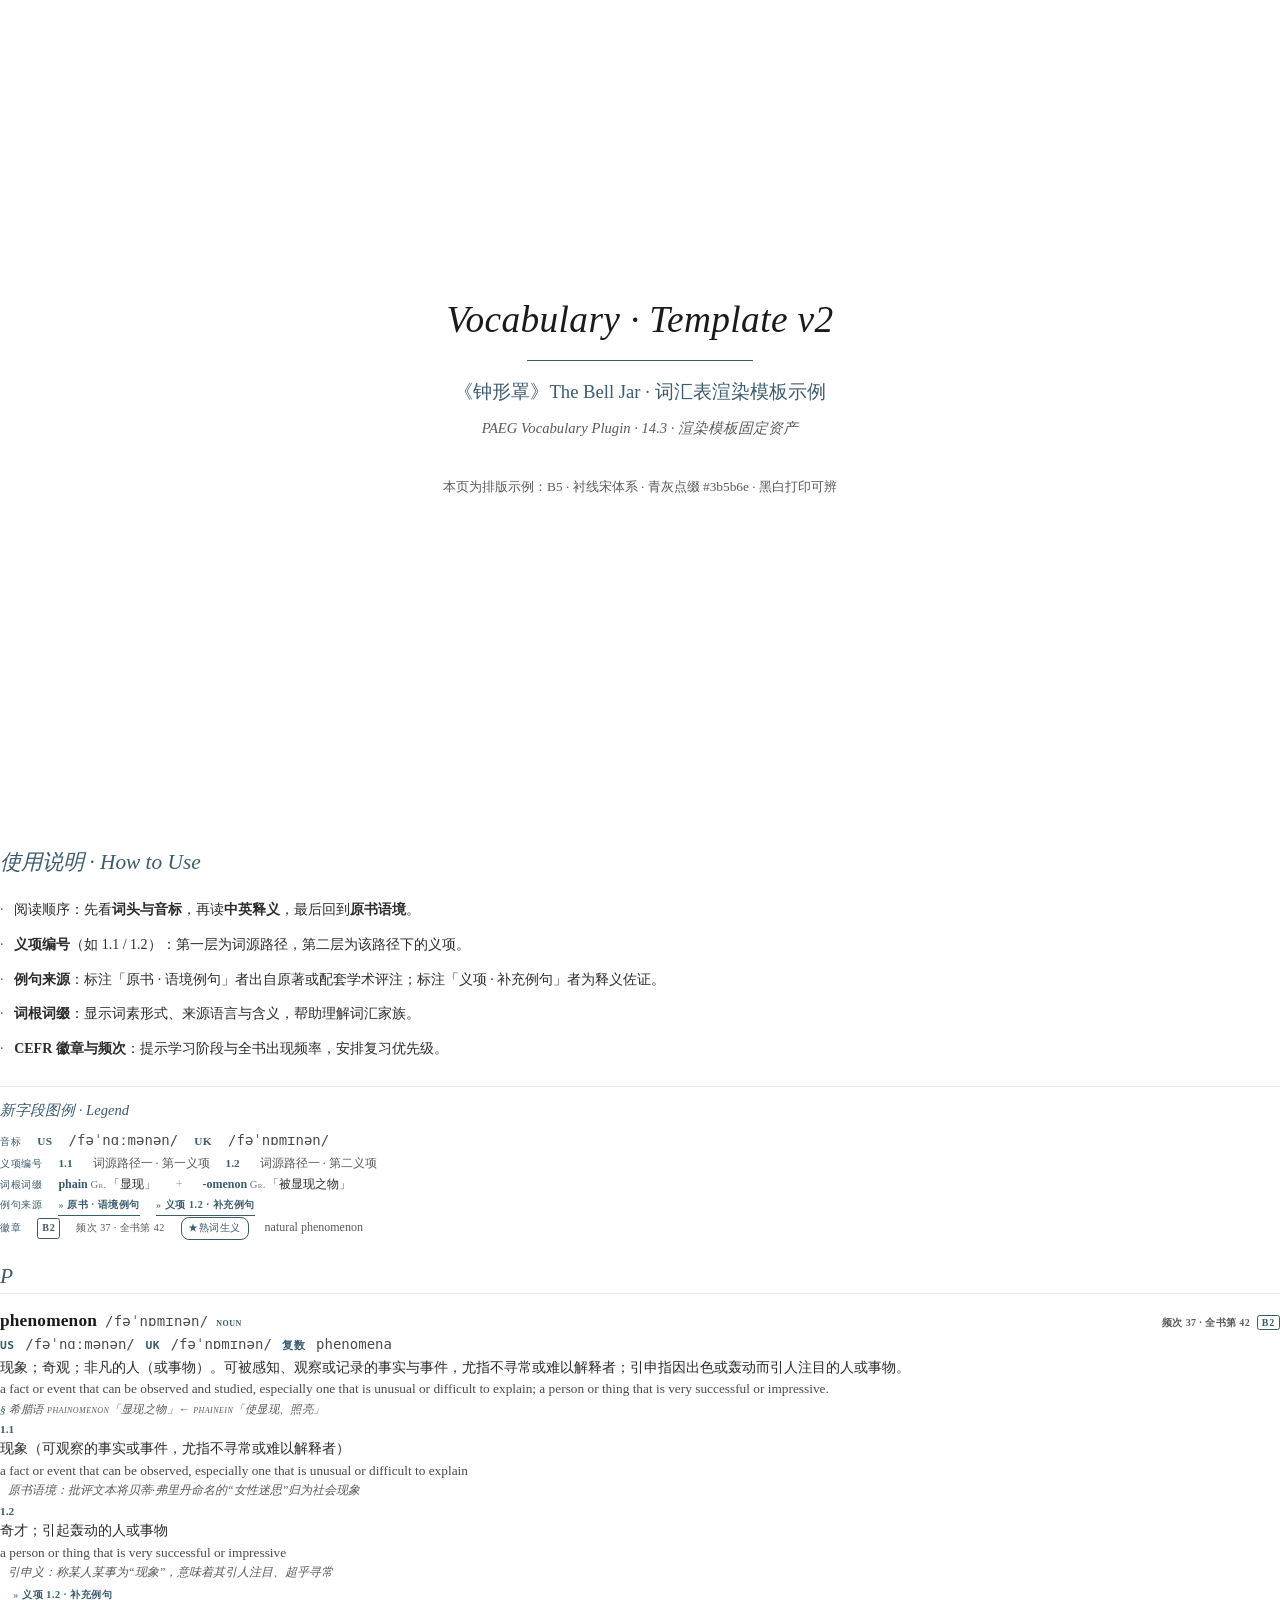
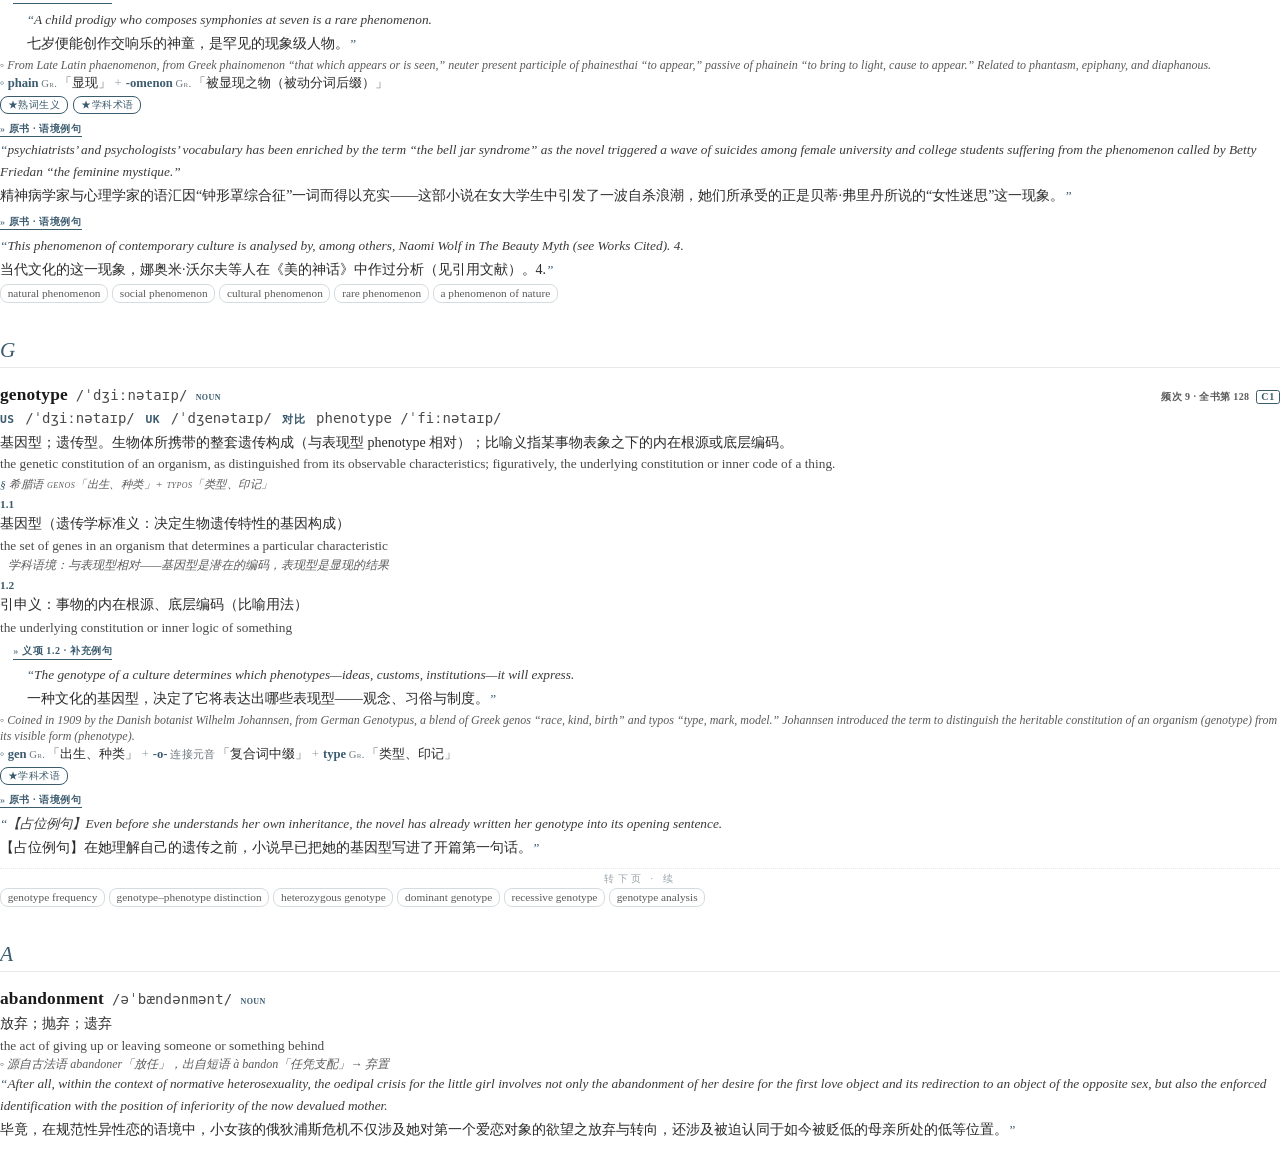
<file: templates/template_v2_demo.html>
<!DOCTYPE html>
<html lang="zh-CN">
<head>
<meta charset="utf-8">
<title>词汇表模板 v2 · 示例（《钟形罩》The Bell Jar）</title>
<link rel="stylesheet" href="template_v2.css">
</head>
<body>

<!-- ════════════════════════════════════════════════════════════════════
     封面（与原版一致；B5 · 210mm 内容高度，page-break-after 换页）
     ════════════════════════════════════════════════════════════════════ -->
<section class="cover">
  <h1>Vocabulary · Template v2</h1>
  <div class="rule"></div>
  <div class="sub">《钟形罩》The Bell Jar · 词汇表渲染模板示例</div>
  <div class="vol">PAEG Vocabulary Plugin · 14.3 · 渲染模板固定资产</div>
  <div class="note">本页为排版示例：B5 · 衬线宋体系 · 青灰点缀 #3b5b6e · 黑白打印可辨</div>
</section>

<!-- ════════════════════════════════════════════════════════════════════
     使用说明 + v2 新字段图例（.legend 为 v2 新增结构）
     ════════════════════════════════════════════════════════════════════ -->
<section class="how-to-use">
  <h2>使用说明 · How to Use</h2>
  <ul>
    <li>阅读顺序：先看<strong>词头与音标</strong>，再读<strong>中英释义</strong>，最后回到<strong>原书语境</strong>。</li>
    <li><strong>义项编号</strong>（如 1.1 / 1.2）：第一层为词源路径，第二层为该路径下的义项。</li>
    <li><strong>例句来源</strong>：标注「原书 · 语境例句」者出自原著或配套学术评注；标注「义项 · 补充例句」者为释义佐证。</li>
    <li><strong>词根词缀</strong>：显示词素形式、来源语言与含义，帮助理解词汇家族。</li>
    <li><strong>CEFR 徽章与频次</strong>：提示学习阶段与全书出现频率，安排复习优先级。</li>
  </ul>

  <!-- v2 新字段图例：将抽象类名翻译成可见样式，模板资产自解释 -->
  <div class="legend">
    <h3>新字段图例 · Legend</h3>
    <div class="legend-row">
      <span class="legend-cap">音标</span>
      <span class="ipa-accent">US</span> <span class="ipa-val">/fəˈnɑːmənən/</span>
      <span class="ipa-accent">UK</span> <span class="ipa-val">/fəˈnɒmɪnən/</span>
    </div>
    <div class="legend-row">
      <span class="legend-cap">义项编号</span>
      <span class="sense-num">1.1</span><span>词源路径一 · 第一义项</span>
      <span class="sense-num">1.2</span><span>词源路径一 · 第二义项</span>
    </div>
    <div class="legend-row">
      <span class="legend-cap">词根词缀</span>
      <span class="m-item"><span class="m-part">phain</span><span class="m-lang">Gr.</span>「<span class="m-meaning">显现</span>」</span>
      <span class="m-sep">+</span>
      <span class="m-item"><span class="m-part">-omenon</span><span class="m-lang">Gr.</span>「<span class="m-meaning">被显现之物</span>」</span>
    </div>
    <div class="legend-row">
      <span class="legend-cap">例句来源</span>
      <span class="ex-src">原书 · 语境例句</span>
      <span class="ex-src">义项 1.2 · 补充例句</span>
    </div>
    <div class="legend-row">
      <span class="legend-cap">徽章</span>
      <span class="cefr">B2</span>
      <span class="freq">频次 37 · 全书第 42</span>
      <span class="phen-tag">熟词生义</span>
      <span class="colloc">natural phenomenon</span>
    </div>
  </div>
</section>

<main class="entries">

<!-- ════════════════════════════════════════════════════════════════════
     P 组 · phenomenon —— 完整示例：展示全部 v2 新字段
     布局意图：
     · 头行右缘 CEFR + 频次徽章（margin-left:auto 贴右，不干扰词头焦点）
     · ipa-row 双口音并排（US/UK 小型大写标签 + 等宽音标值）
     · senses.numeric + sense-group：自动编号 1.1 / 1.2（词源.义项双层）
     · etymology 承载 kaikki 英文散文
     · morpheme 结构化：词素形式（青灰加粗）· 来源语言 · 含义三段式
     · 例句双来源：原书语境（真实《钟形罩》评注引文）×2 + 义项补充 ×1
     · collocations 词块化（2-6 个，圆角细框）
     ════════════════════════════════════════════════════════════════════ -->
<h2 class="alpha-header">P</h2>

<article class="entry">
  <header class="headword">
    <span class="word">phenomenon</span>
    <span class="ipa">/fəˈnɒmɪnən/</span>
    <span class="pos">noun</span>
    <!-- v2：右侧元信息区——CEFR 徽章（仅描边，黑白打印可辨）+ 全书频次排名 -->
    <span class="head-meta">
      <span class="freq">频次 37 · 全书第 42</span>
      <span class="cefr">B2</span>
    </span>
  </header>

  <!-- v2：多口音音标行（渲染器 ipa 字段：en_us / en_uk；demo 用 US/UK 显示标签） -->
  <div class="ipa-row">
    <span class="ipa-accent">US</span> <span class="ipa-val">/fəˈnɑːmənən/</span>
    <span class="ipa-accent">UK</span> <span class="ipa-val">/fəˈnɒmɪnən/</span>
    <span class="ipa-accent">复数</span> <span class="ipa-val">phenomena</span>
  </div>

  <div class="zh-def">现象；奇观；非凡的人（或事物）。可被感知、观察或记录的事实与事件，尤指不寻常或难以解释者；引申指因出色或轰动而引人注目的人或事物。</div>
  <div class="en-def">a fact or event that can be observed and studied, especially one that is unusual or difficult to explain; a person or thing that is very successful or impressive.</div>

  <!-- v2：双层编号义项——.senses.numeric 开启计数器；.sense-group 为词源层（第一层），
       .sense 为义项层（第二层），编号由 CSS 自动生成 1.1 / 1.2，后端无需写数字 -->
  <div class="senses numeric">
    <section class="sense-group">
      <!-- 词源层引导行：说明本组义项共用的词源路径 -->
      <div class="sense-ety">希腊语 phainomenon「显现之物」← phainein「使显现、照亮」</div>
      <div class="sense">
        <span class="sense-zh">现象（可观察的事实或事件，尤指不寻常或难以解释者）</span>
        <span class="sense-en">a fact or event that can be observed, especially one that is unusual or difficult to explain</span>
        <span class="book-context">原书语境：批评文本将贝蒂·弗里丹命名的“女性迷思”归为社会现象</span>
      </div>
      <div class="sense">
        <span class="sense-zh">奇才；引起轰动的人或事物</span>
        <span class="sense-en">a person or thing that is very successful or impressive</span>
        <span class="book-context">引申义：称某人某事为“现象”，意味着其引人注目、超乎寻常</span>
        <!-- v2：义项内嵌补充例句——比词条级例句多一层缩进（挂靠本义项） -->
        <div class="ex-group">
          <span class="ex-src">义项 1.2 · 补充例句</span>
          <div class="example"><span class="example-en">A child prodigy who composes symphonies at seven is a rare phenomenon.</span><span class="example-zh">七岁便能创作交响乐的神童，是罕见的现象级人物。</span></div>
        </div>
      </div>
    </section>
  </div>

  <!-- kaikki etymology_text：英文散文式词源（原版 .etymology 斜体 + ◦ 前缀直接承载） -->
  <div class="etymology">From Late Latin phaenomenon, from Greek phainomenon “that which appears or is seen,” neuter present participle of phainesthai “to appear,” passive of phainein “to bring to light, cause to appear.” Related to phantasm, epiphany, and diaphanous.</div>

  <!-- v2：结构化词根词缀——三段式：词素形式 / 来源语言 / 含义 -->
  <div class="morpheme">
    <span class="m-item"><span class="m-part">phain</span><span class="m-lang">Gr.</span>「<span class="m-meaning">显现</span>」</span><span class="m-sep">+</span><span class="m-item"><span class="m-part">-omenon</span><span class="m-lang">Gr.</span>「<span class="m-meaning">被显现之物（被动分词后缀）</span>」</span>
  </div>

  <div class="phenomena"><span class="phen-tag">熟词生义</span><span class="phen-tag">学科术语</span></div>

  <!-- v2：例句双来源之一——原书语境例句（摘自《钟形罩》学术评注，真实引文） -->
  <div class="ex-group">
    <span class="ex-src">原书 · 语境例句</span>
    <div class="example"><span class="example-en">psychiatrists’ and psychologists’ vocabulary has been enriched by the term “the bell jar syndrome” as the novel triggered a wave of suicides among female university and college students suffering from the phenomenon called by Betty Friedan “the feminine mystique.”</span><span class="example-zh">精神病学家与心理学家的语汇因“钟形罩综合征”一词而得以充实——这部小说在女大学生中引发了一波自杀浪潮，她们所承受的正是贝蒂·弗里丹所说的“女性迷思”这一现象。</span></div>
  </div>
  <div class="ex-group">
    <span class="ex-src">原书 · 语境例句</span>
    <div class="example"><span class="example-en">This phenomenon of contemporary culture is analysed by, among others, Naomi Wolf in The Beauty Myth (see Works Cited). 4.</span><span class="example-zh">当代文化的这一现象，娜奥米·沃尔夫等人在《美的神话》中作过分析（见引用文献）。4.</span></div>
  </div>

  <!-- v2：短语搭配词块（2-6 个；无底纹细框，打印不糊） -->
  <div class="collocations">
    <span class="colloc">natural phenomenon</span><span class="colloc">social phenomenon</span><span class="colloc">cultural phenomenon</span><span class="colloc">rare phenomenon</span><span class="colloc">a phenomenon of nature</span>
  </div>
</article>

<!-- ════════════════════════════════════════════════════════════════════
     G 组 · genotype —— 超长词条示例
     布局意图：
     · .entry.long：允许词条跨页，但义项/例句/词块内部不断开；
       断点处可插入 .page-hint 分页提示（虚线细于正文分隔线）
     · 词根词缀：双词根复合词（gen + type），展示多 roots 并列
     · etymology 散文：词源含造词人 Wilhelm Johannsen（1909）
     ════════════════════════════════════════════════════════════════════ -->
<h2 class="alpha-header">G</h2>

<article class="entry long">
  <header class="headword">
    <span class="word">genotype</span>
    <span class="ipa">/ˈdʒiːnətaɪp/</span>
    <span class="pos">noun</span>
    <span class="head-meta">
      <span class="freq">频次 9 · 全书第 128</span>
      <span class="cefr">C1</span>
    </span>
  </header>

  <div class="ipa-row">
    <span class="ipa-accent">US</span> <span class="ipa-val">/ˈdʒiːnətaɪp/</span>
    <span class="ipa-accent">UK</span> <span class="ipa-val">/ˈdʒenətaɪp/</span>
    <span class="ipa-accent">对比</span> <span class="ipa-val">phenotype /ˈfiːnətaɪp/</span>
  </div>

  <div class="zh-def">基因型；遗传型。生物体所携带的整套遗传构成（与表现型 phenotype 相对）；比喻义指某事物表象之下的内在根源或底层编码。</div>
  <div class="en-def">the genetic constitution of an organism, as distinguished from its observable characteristics; figuratively, the underlying constitution or inner code of a thing.</div>

  <div class="senses numeric">
    <section class="sense-group">
      <div class="sense-ety">希腊语 genos「出生、种类」+ typos「类型、印记」</div>
      <div class="sense">
        <span class="sense-zh">基因型（遗传学标准义：决定生物遗传特性的基因构成）</span>
        <span class="sense-en">the set of genes in an organism that determines a particular characteristic</span>
        <span class="book-context">学科语境：与表现型相对——基因型是潜在的编码，表现型是显现的结果</span>
      </div>
      <div class="sense">
        <span class="sense-zh">引申义：事物的内在根源、底层编码（比喻用法）</span>
        <span class="sense-en">the underlying constitution or inner logic of something</span>
        <div class="ex-group">
          <span class="ex-src">义项 1.2 · 补充例句</span>
          <div class="example"><span class="example-en">The genotype of a culture determines which phenotypes—ideas, customs, institutions—it will express.</span><span class="example-zh">一种文化的基因型，决定了它将表达出哪些表现型——观念、习俗与制度。</span></div>
        </div>
      </div>
    </section>
  </div>

  <!-- kaikki 散文词源：记录造词人、年份与构词理据 -->
  <div class="etymology">Coined in 1909 by the Danish botanist Wilhelm Johannsen, from German Genotypus, a blend of Greek genos “race, kind, birth” and typos “type, mark, model.” Johannsen introduced the term to distinguish the heritable constitution of an organism (genotype) from its visible form (phenotype).</div>

  <!-- 双词根复合词：两个 roots 并列，各自带来源语言与含义 -->
  <div class="morpheme">
    <span class="m-item"><span class="m-part">gen</span><span class="m-lang">Gr.</span>「<span class="m-meaning">出生、种类</span>」</span><span class="m-sep">+</span><span class="m-item"><span class="m-part">-o-</span><span class="m-lang">连接元音</span>「<span class="m-meaning">复合词中缀</span>」</span><span class="m-sep">+</span><span class="m-item"><span class="m-part">type</span><span class="m-lang">Gr.</span>「<span class="m-meaning">类型、印记</span>」</span>
  </div>

  <div class="phenomena"><span class="phen-tag">学科术语</span></div>

  <!-- genotype 未见于原书正文——此例句为排版占位示意（接入后端数据时由 field_renderers 输出） -->
  <div class="ex-group">
    <span class="ex-src">原书 · 语境例句</span>
    <div class="example"><span class="example-en">【占位例句】Even before she understands her own inheritance, the novel has already written her genotype into its opening sentence.</span><span class="example-zh">【占位例句】在她理解自己的遗传之前，小说早已把她的基因型写进了开篇第一句话。</span></div>
  </div>

  <!-- v2：分页提示占位——若渲染器检测到本词条被分页断开，可在断点插入此元素 -->
  <div class="page-hint">转下页 · 续</div>

  <div class="collocations">
    <span class="colloc">genotype frequency</span><span class="colloc">genotype–phenotype distinction</span><span class="colloc">heterozygous genotype</span><span class="colloc">dominant genotype</span><span class="colloc">recessive genotype</span><span class="colloc">genotype analysis</span>
  </div>
</article>

<!-- ════════════════════════════════════════════════════════════════════
     A 组 · abandonment —— 兼容性验证词条
     布局意图：本词条使用 field_renderers.py 的【原始输出形状】
     （headword 裸文本 + 内联 .ipa；gloss 系列；example 双 span），
     用于证明 v2 CSS 对旧渲染器输出零退化。
     ════════════════════════════════════════════════════════════════════ -->
<h2 class="alpha-header">A</h2>

<article class="entry">
  <div class="headword">abandonment <span class="ipa">/əˈbændənmənt/</span> <span class="pos">noun</span></div>
  <div class="gloss"><span class="gloss-zh">放弃；抛弃；遗弃</span><span class="gloss-en">the act of giving up or leaving someone or something behind</span></div>
  <div class="etymology">源自古法语 abandoner「放任」，出自短语 à bandon「任凭支配」→ 弃置</div>
  <div class="example"><span class="example-en">After all, within the context of normative heterosexuality, the oedipal crisis for the little girl involves not only the abandonment of her desire for the first love object and its redirection to an object of the opposite sex, but also the enforced identification with the position of inferiority of the now devalued mother.</span><span class="example-zh">毕竟，在规范性异性恋的语境中，小女孩的俄狄浦斯危机不仅涉及她对第一个爱恋对象的欲望之放弃与转向，还涉及被迫认同于如今被贬低的母亲所处的低等位置。</span></div>
</article>

</main>
</body>
</html>
</file>
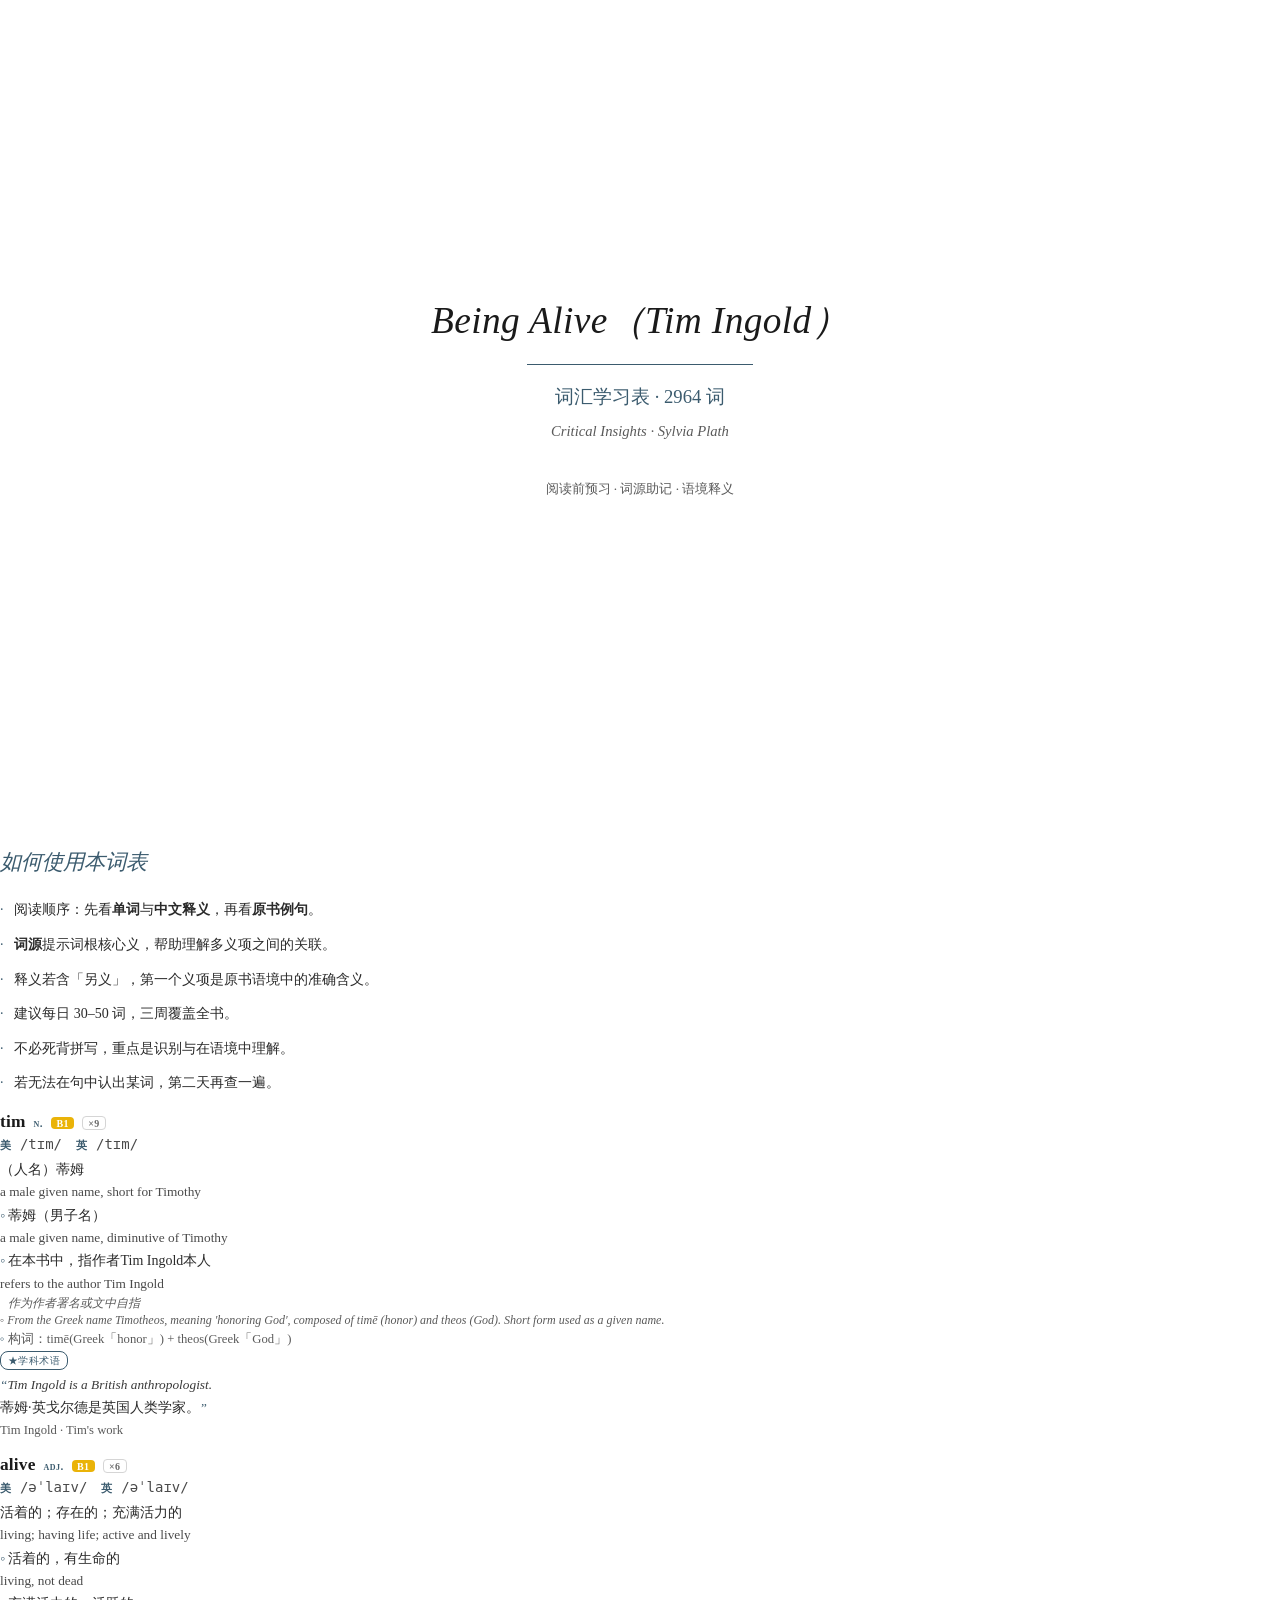
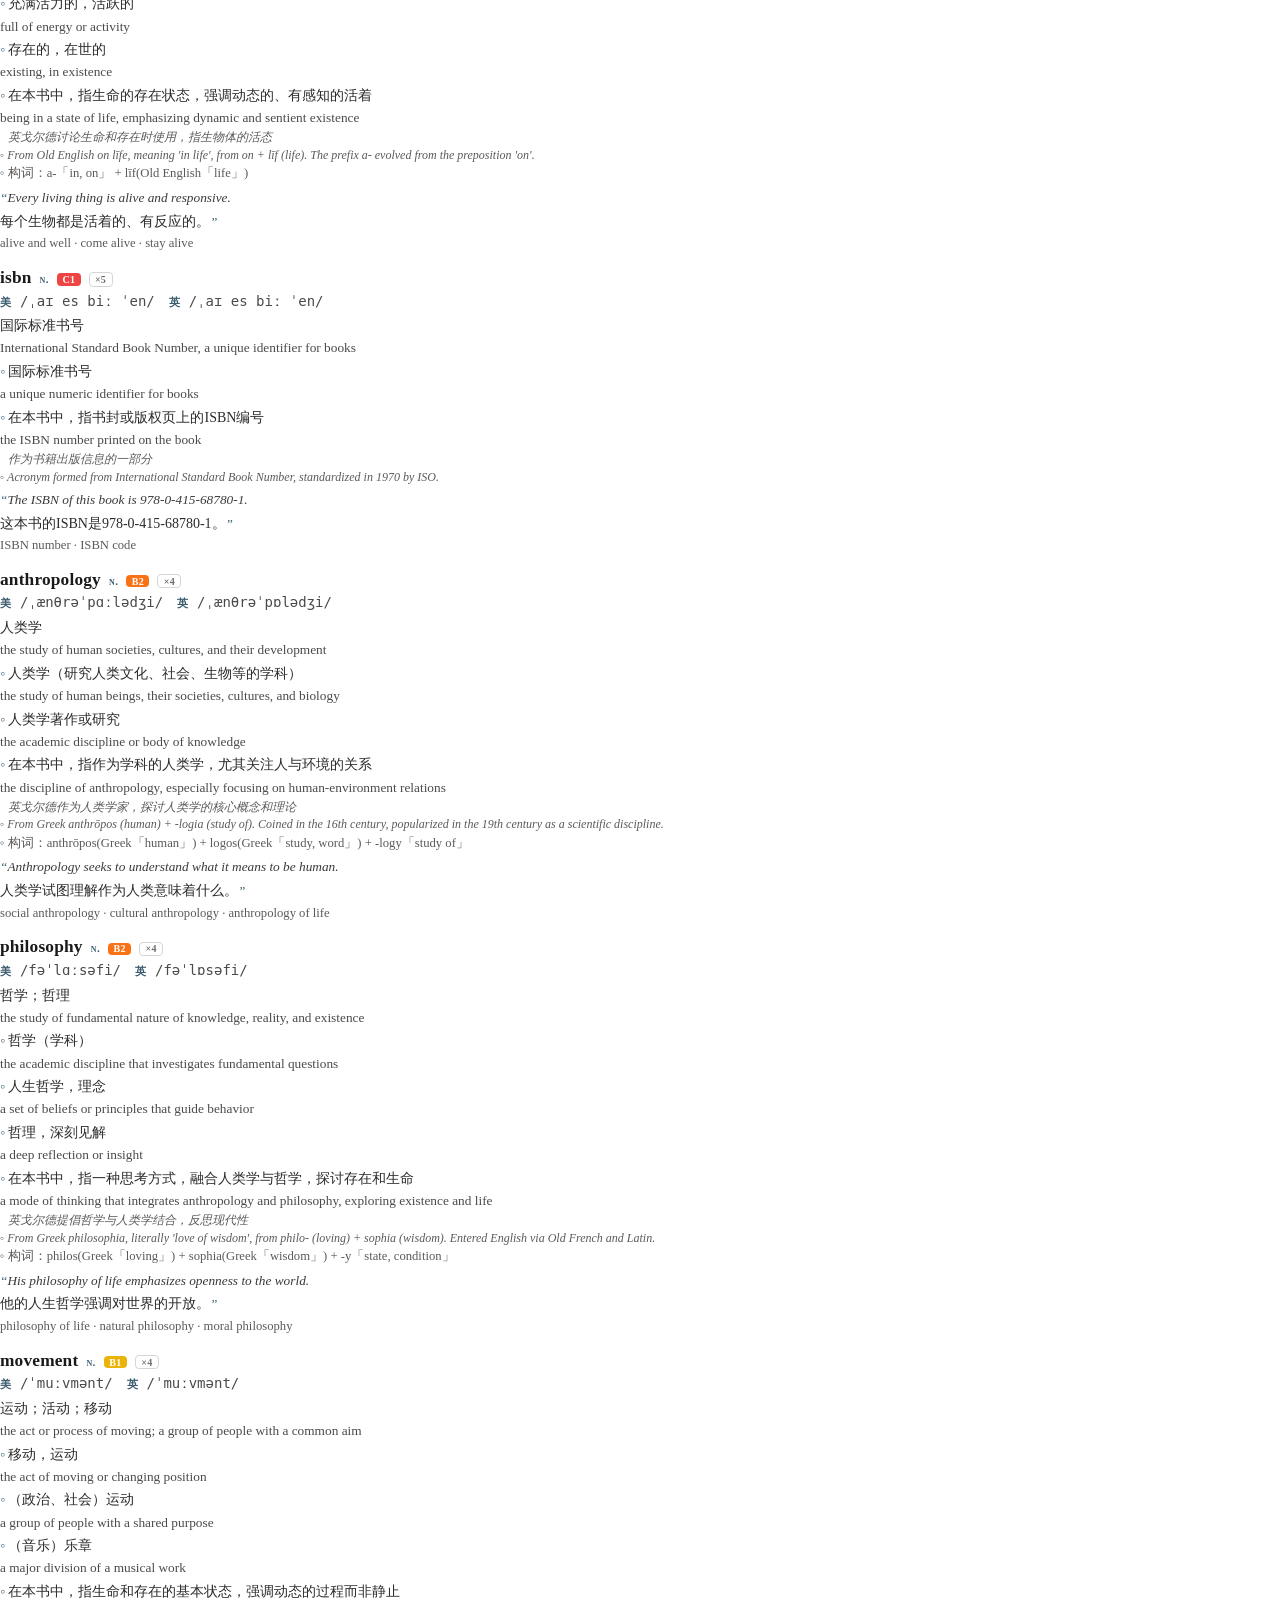
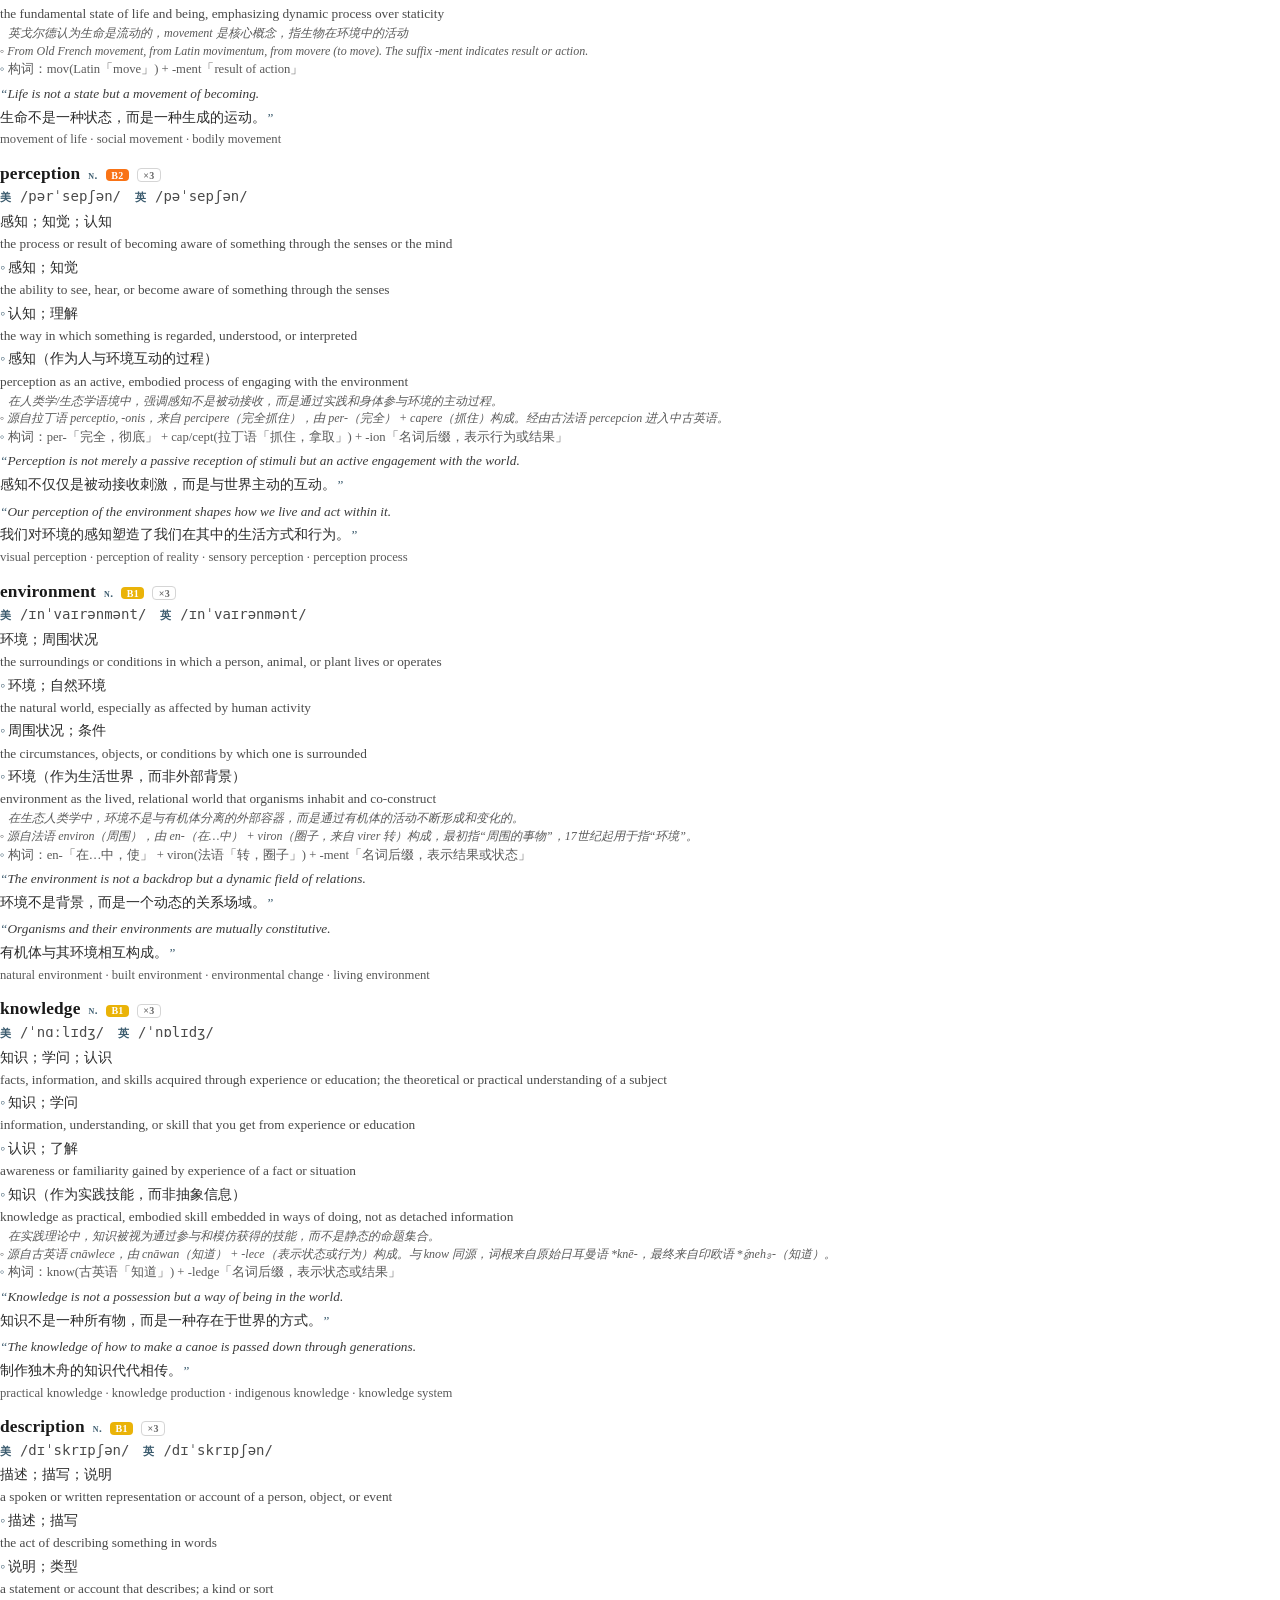
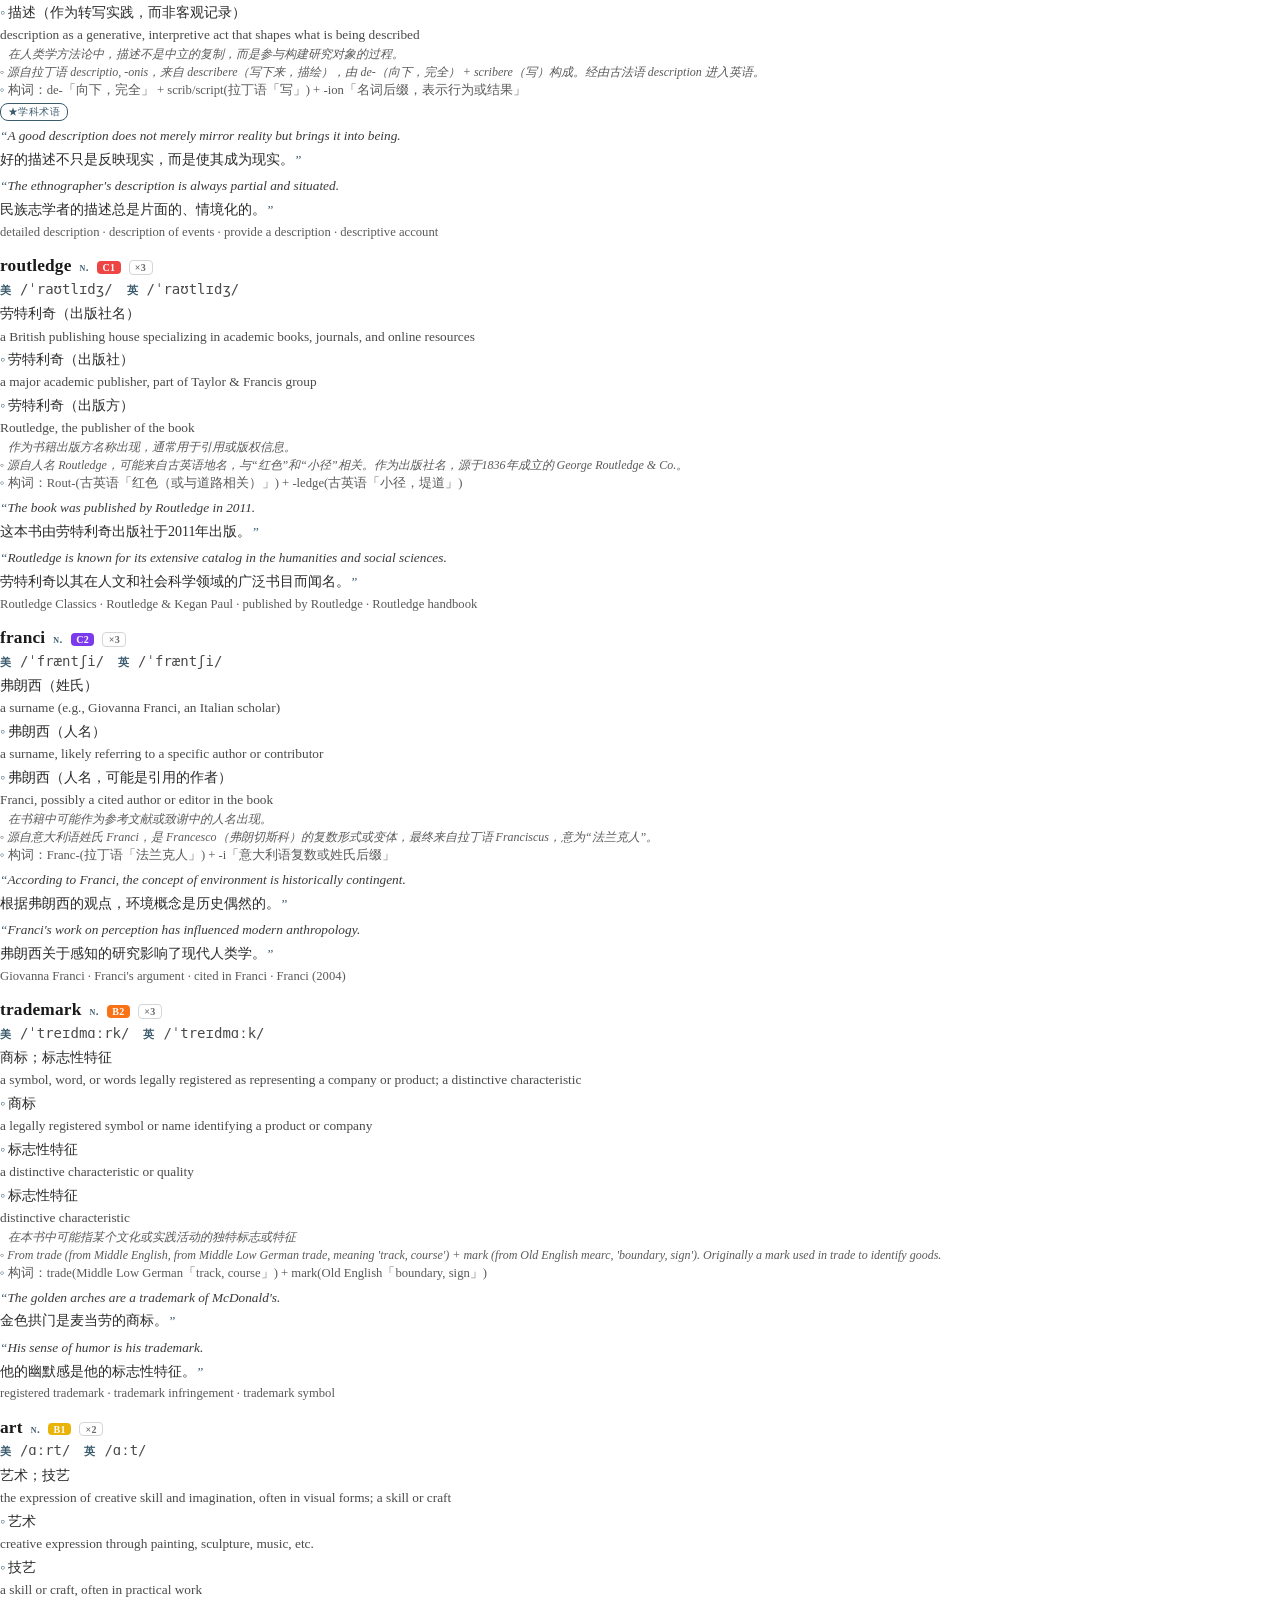
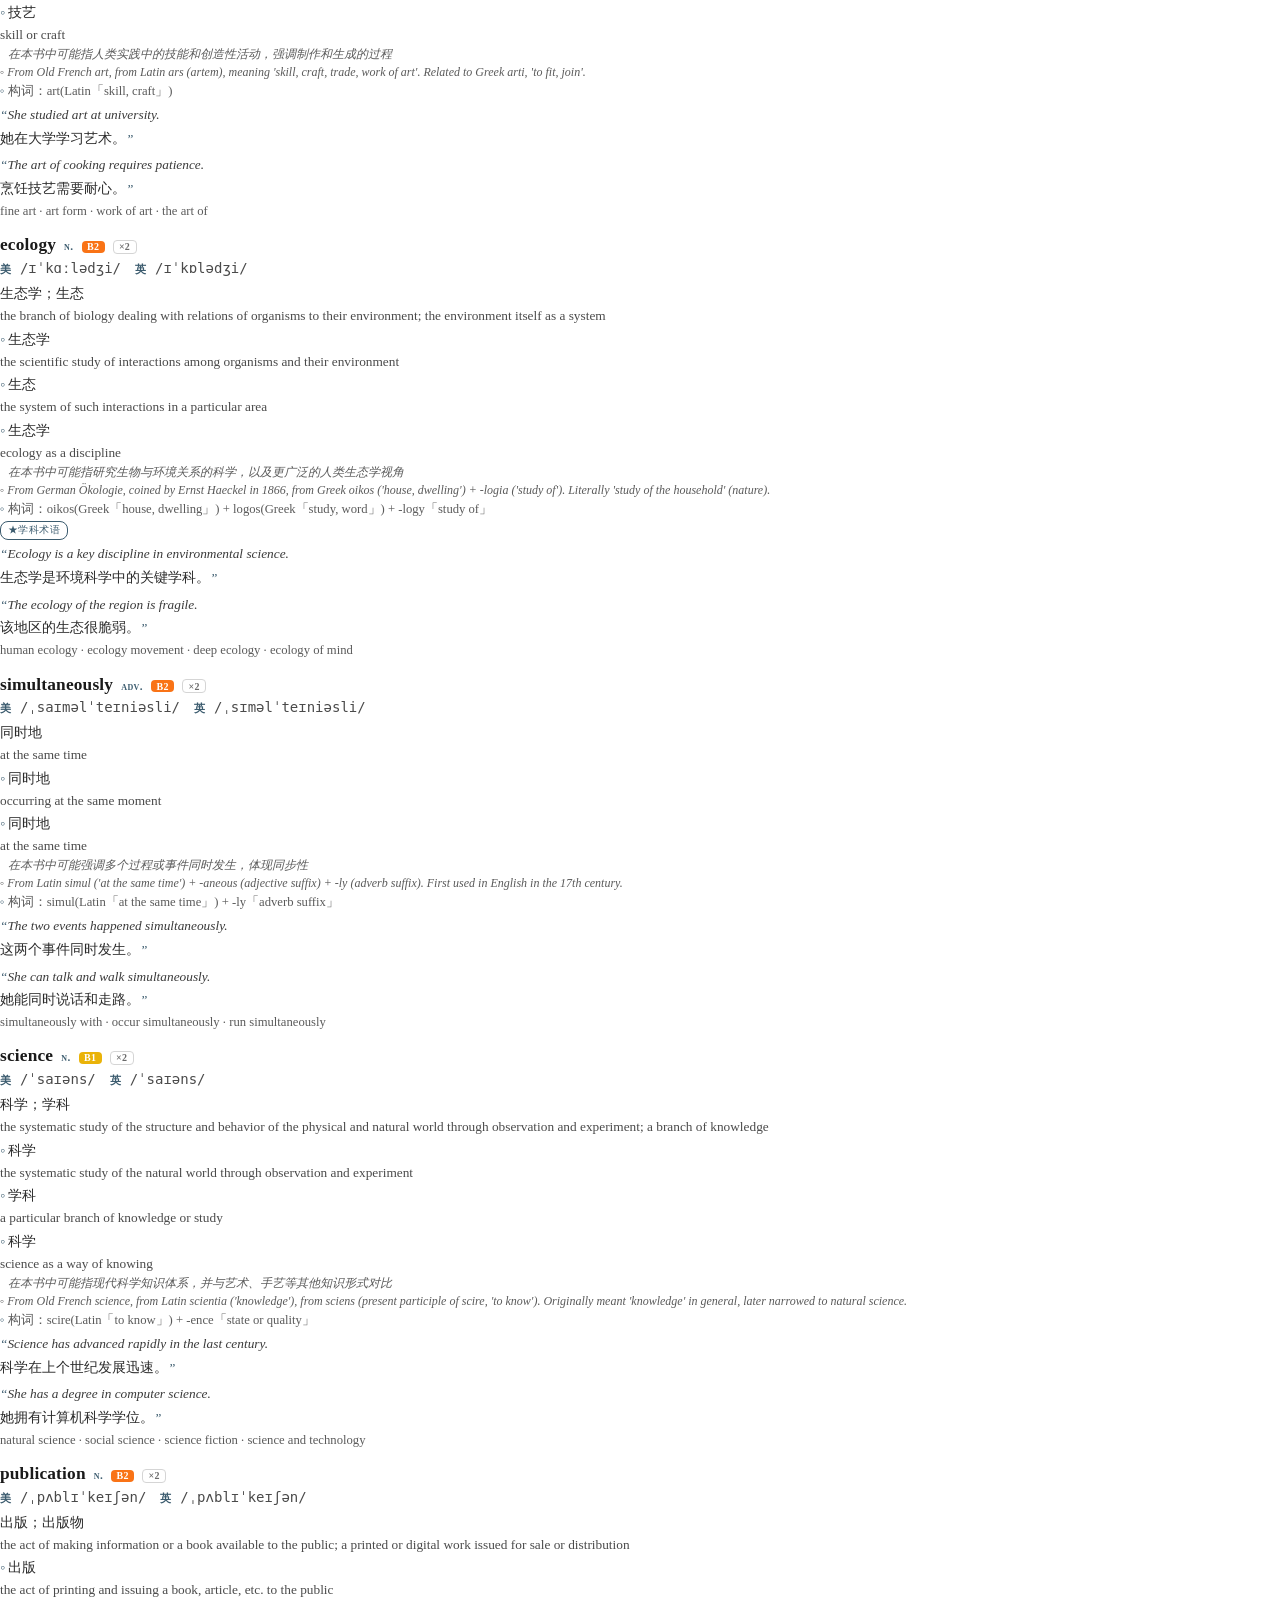
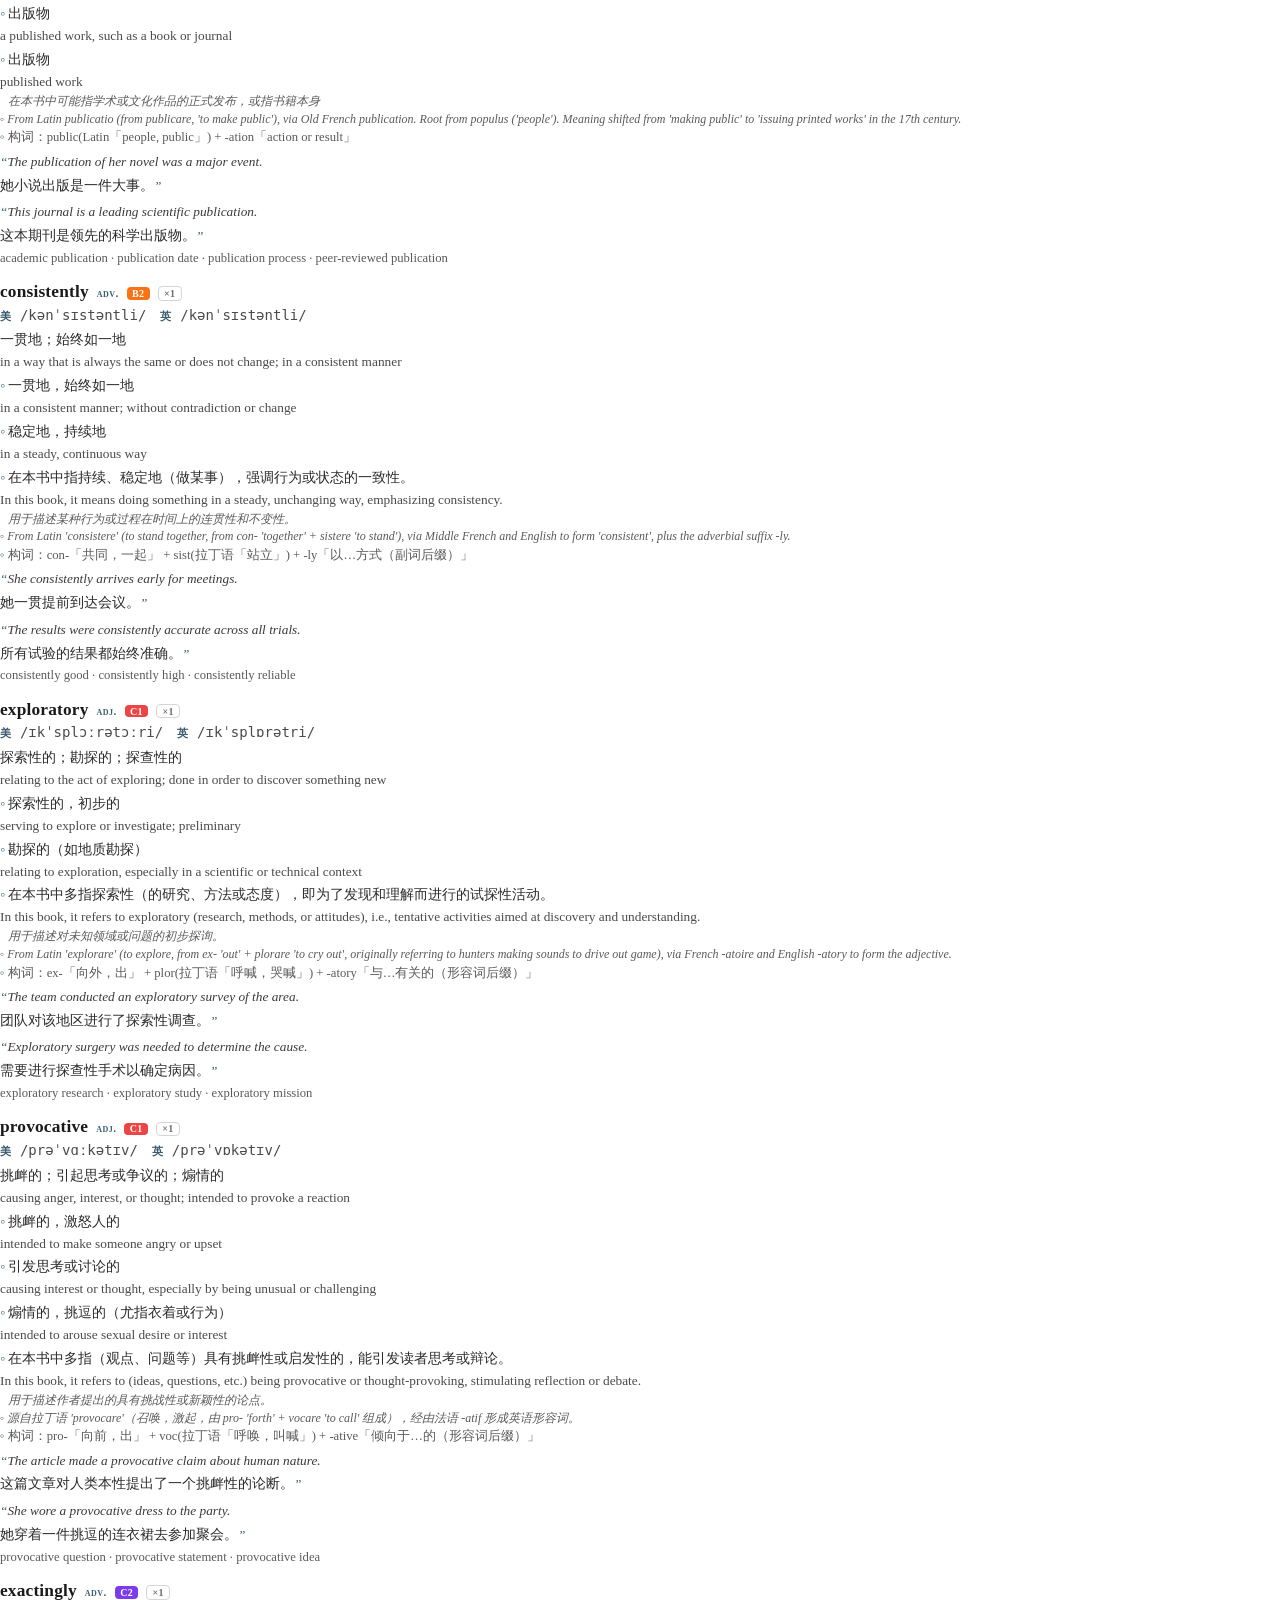
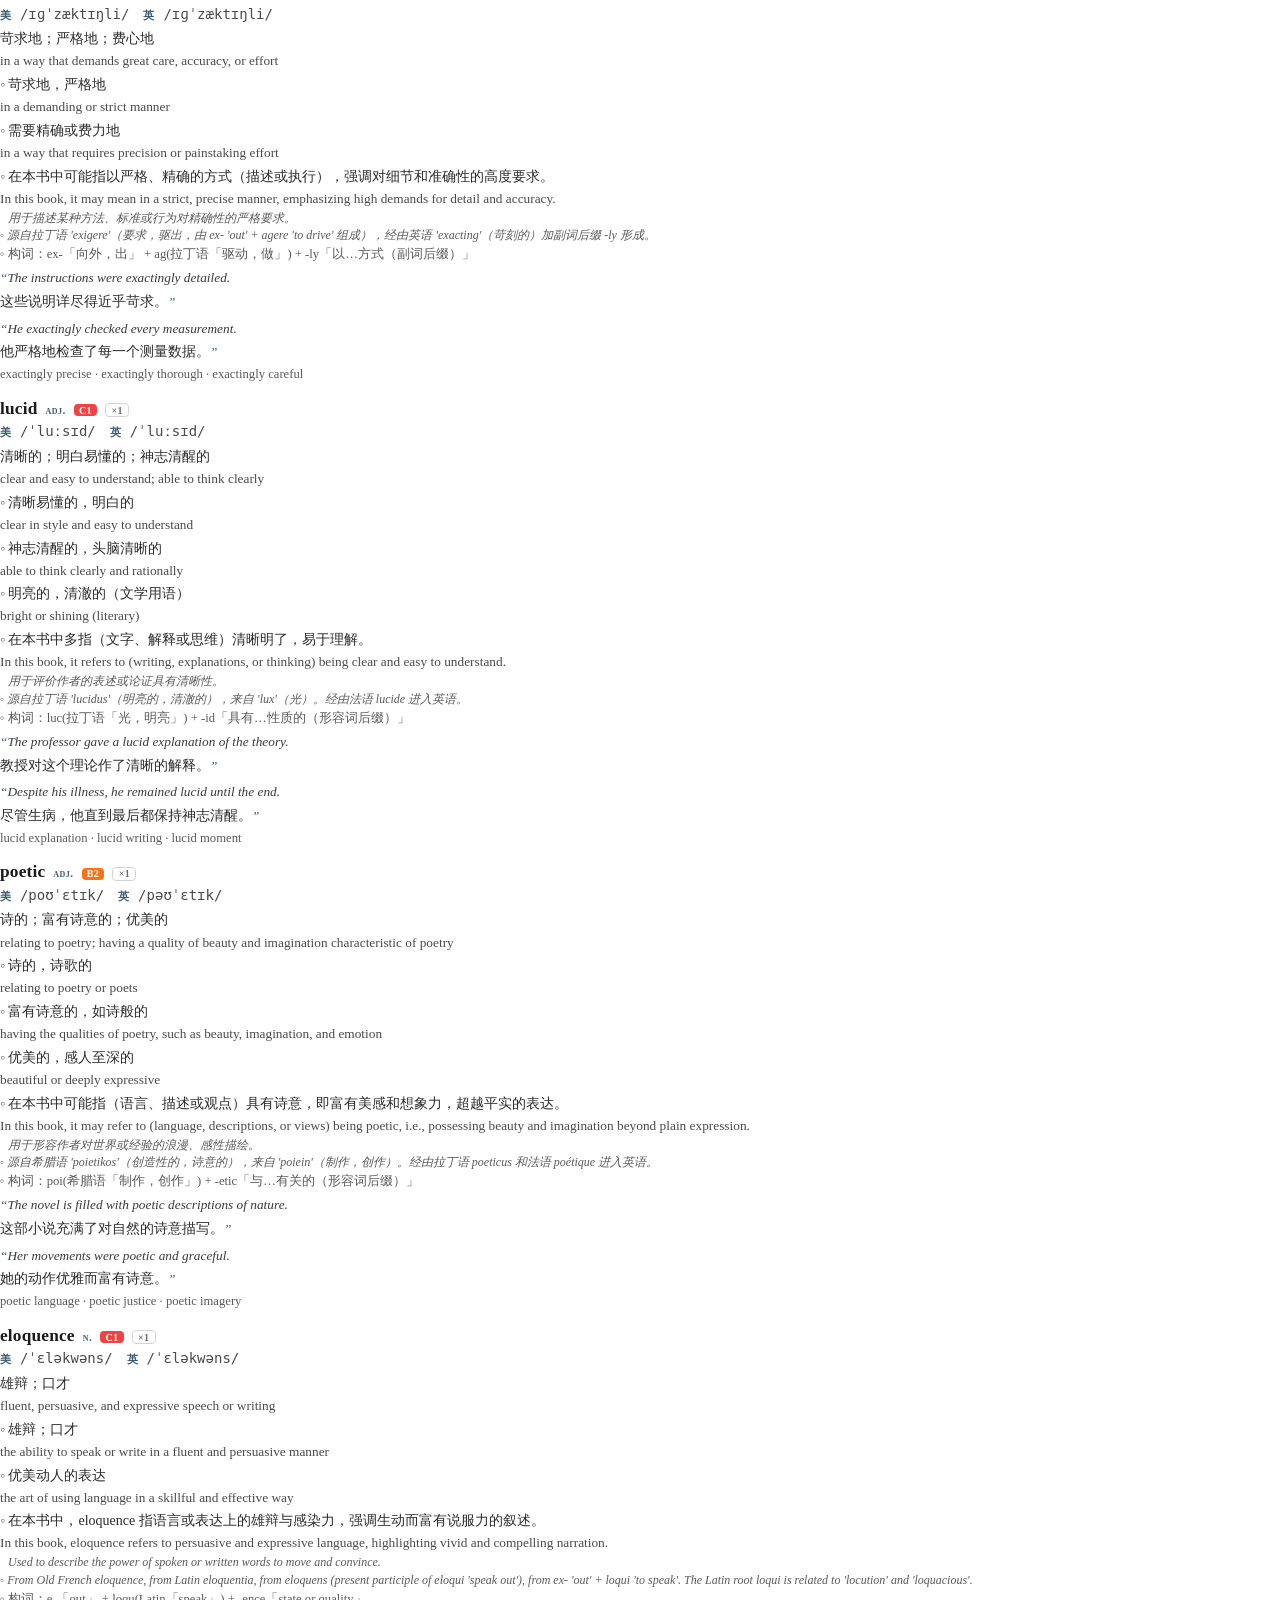
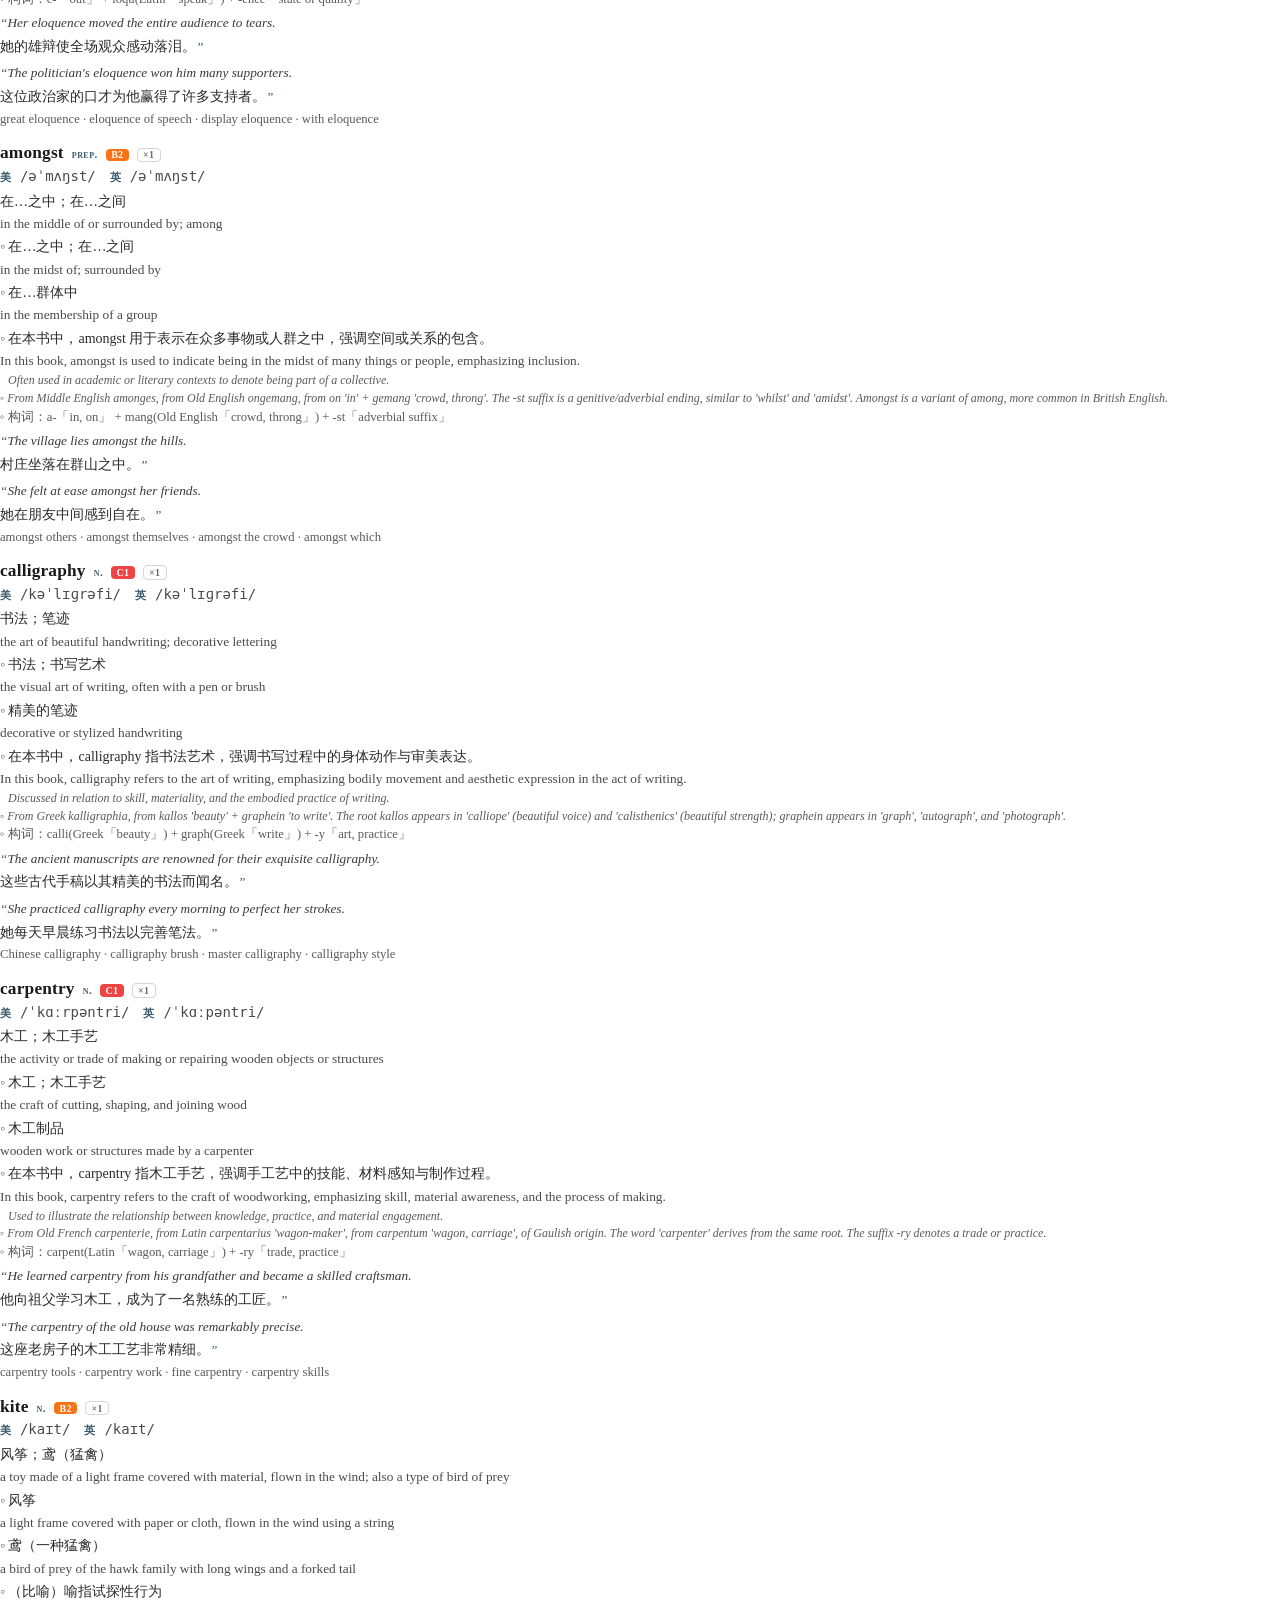
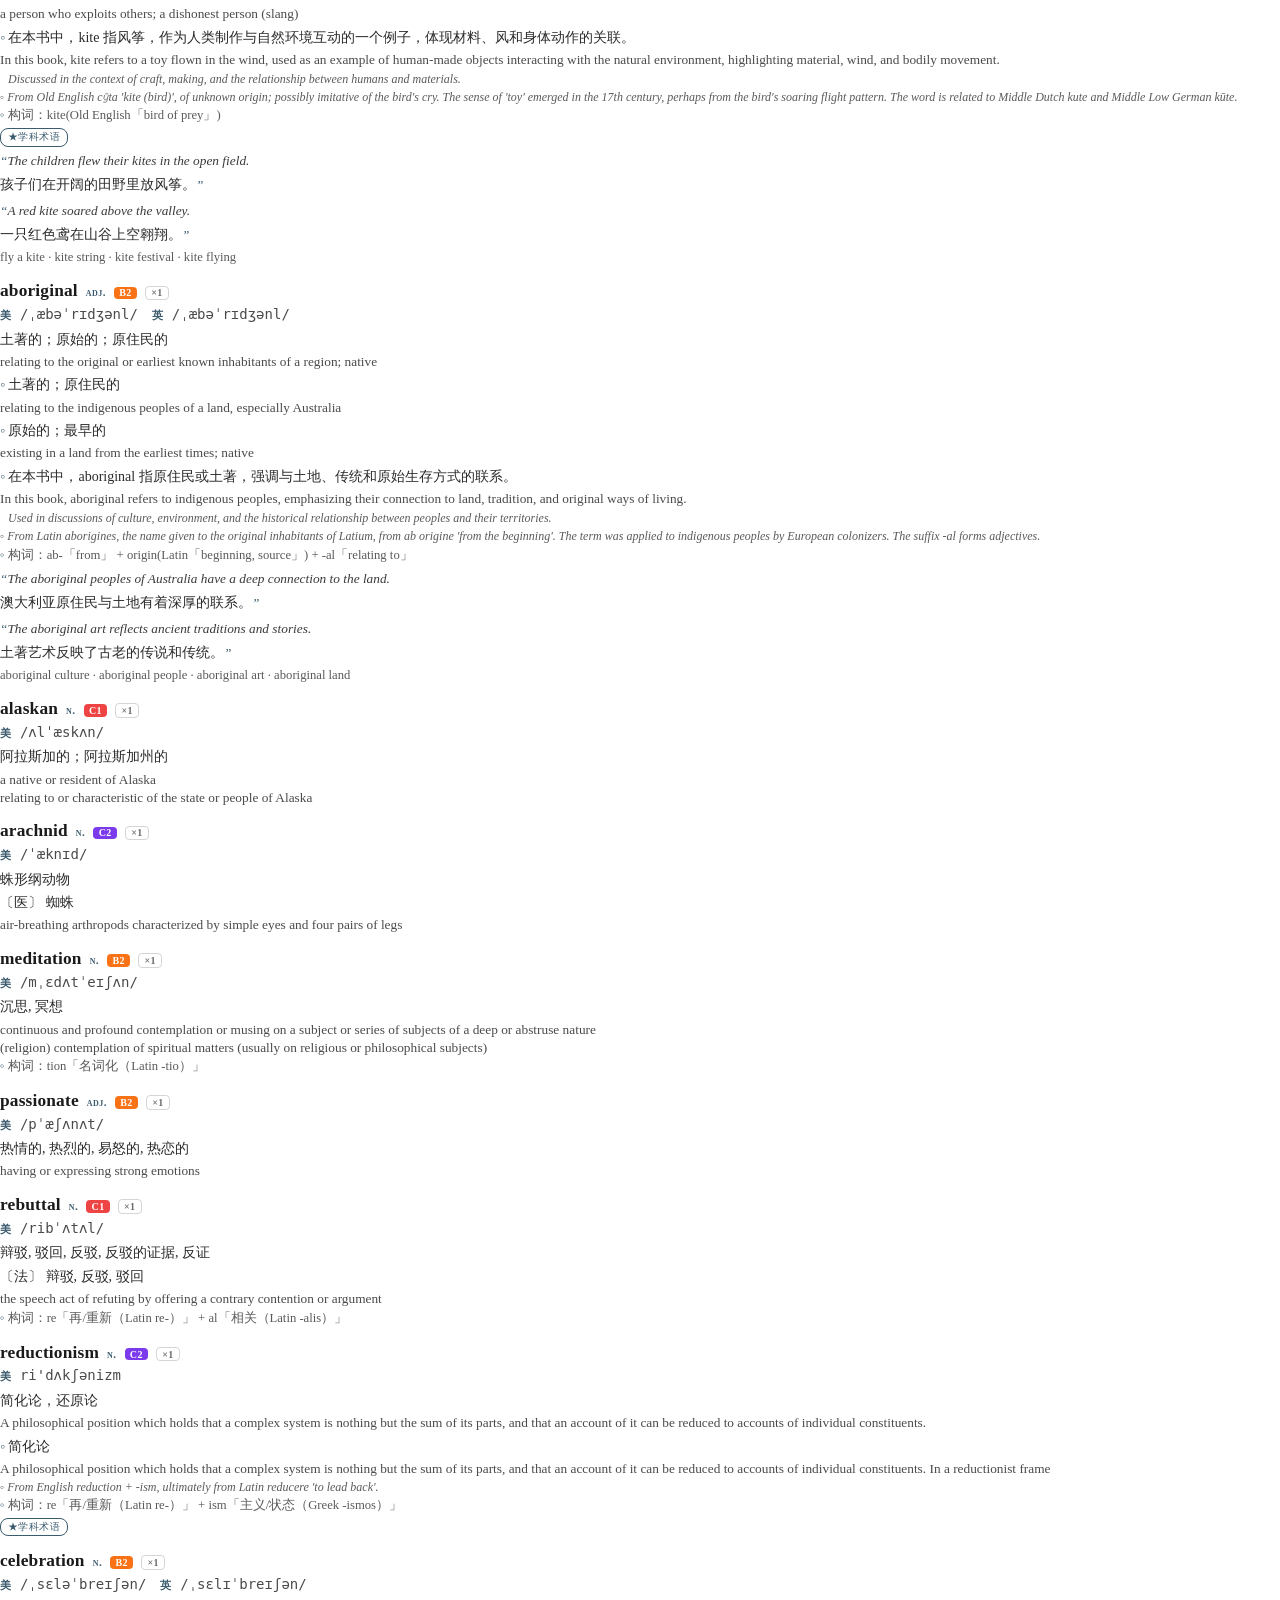
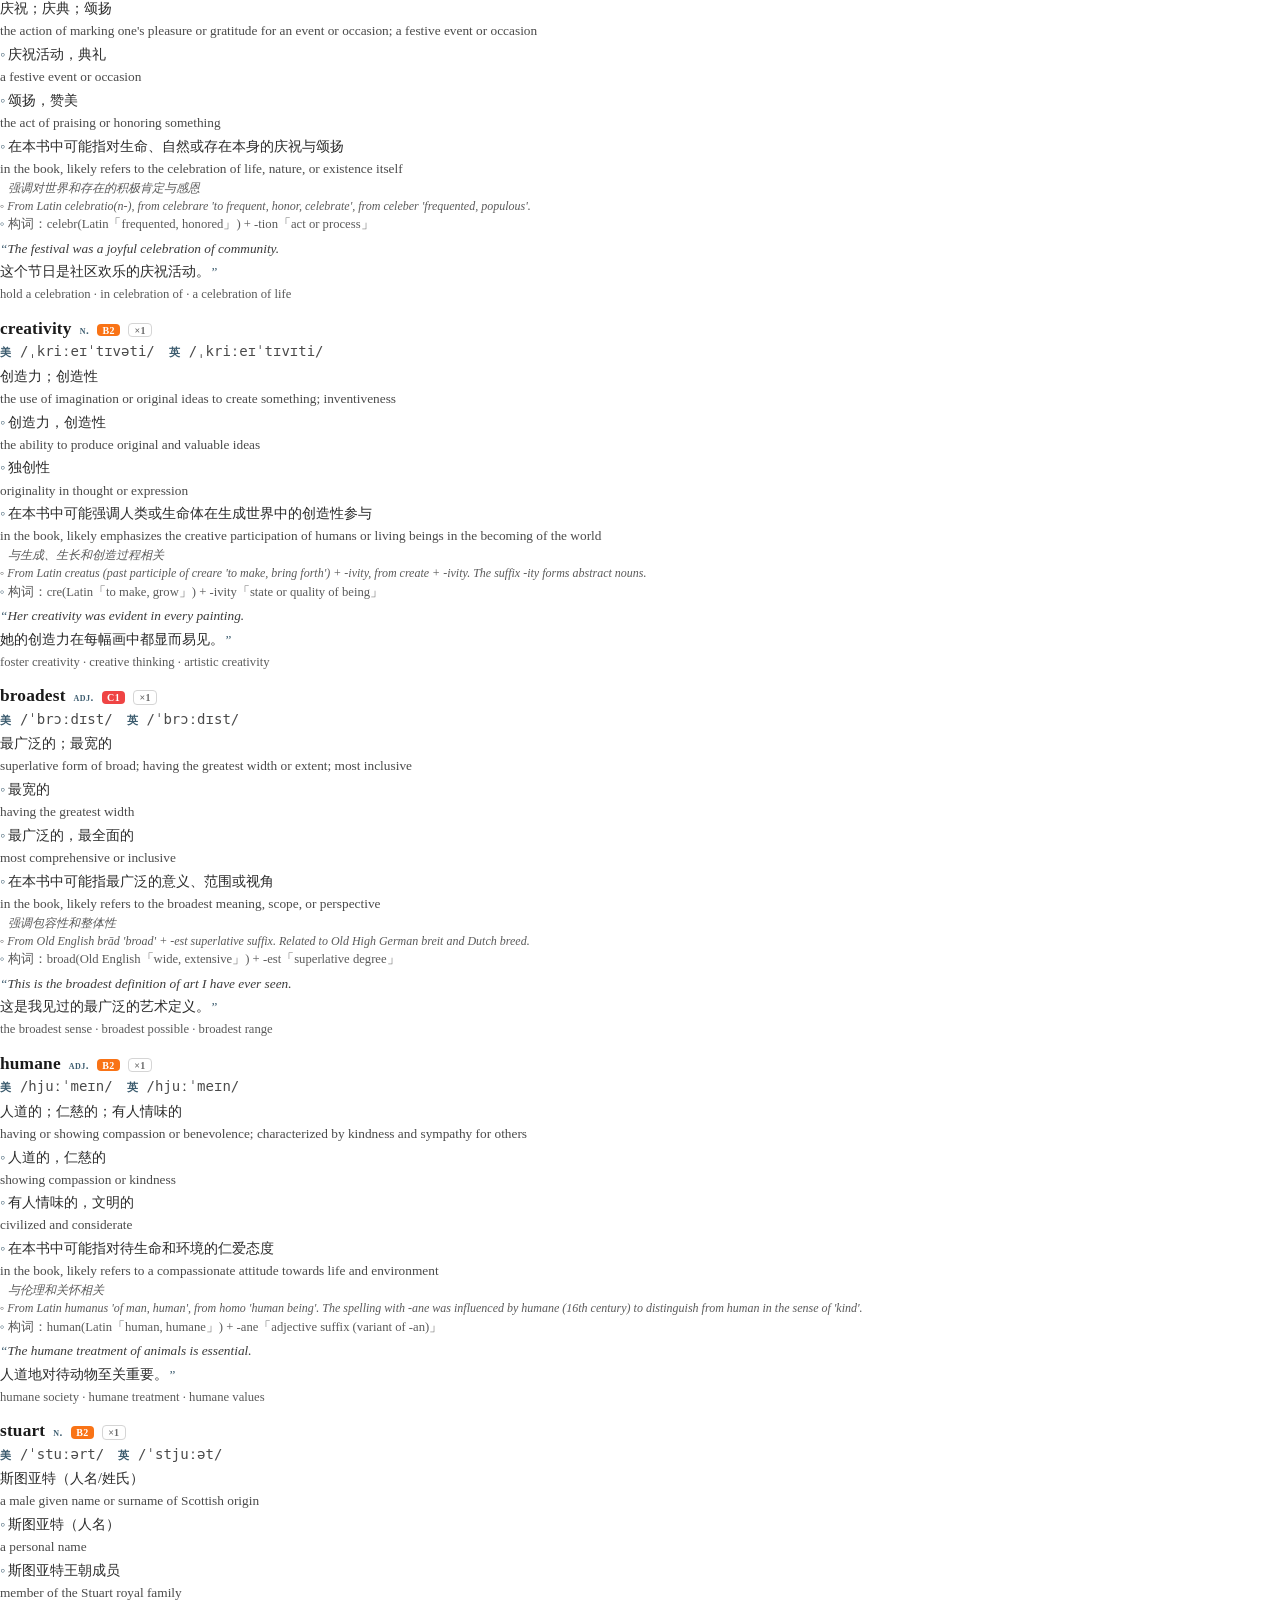
<file: test_artifacts/Being_Alive_词汇表.html>
<!DOCTYPE html>
<html lang="zh-CN"><head><meta charset="UTF-8"><title>The Bell Jar 词汇表</title>
<style>
@page { size: B5; margin: 18mm 16mm 22mm 16mm; }
* { box-sizing: border-box; margin: 0; padding: 0; }
body {
  font-family: "Cambria", "Georgia", "Times New Roman", "SimSun", "Noto Serif CJK SC", "Source Han Serif SC", serif;
  color: #2b2b2b; background: #ffffff;
  orphans: 2; widows: 2;
}
/* 封面固定为 B5 内容高度（250mm − 18mm − 22mm = 210mm），避免打印时 100vh 溢出产生空白页 */
.cover {
  min-height: 210mm; display: flex; flex-direction: column;
  justify-content: center; align-items: center; text-align: center;
  page-break-after: always;
}
.cover h1 { font-size: 28pt; font-weight: 400; font-style: italic; color: #1a1a1a; letter-spacing: 0.01em; }
.cover .rule { width: 60mm; border-top: 0.6pt solid #3b5b6e; margin: 14pt auto; }
.cover .sub { font-size: 14pt; color: #3b5b6e; }
.cover .vol { font-size: 11pt; color: #5a5a5a; font-style: italic; margin-top: 10pt; }
.cover .note { font-size: 10pt; color: #5a5a5a; margin-top: 30pt; }
.how-to-use {
  page-break-after: always; padding-top: 40pt;
}
.how-to-use h2 { font-size: 16pt; font-weight: 400; color: #3b5b6e; font-style: italic; margin-bottom: 16pt; }
.how-to-use ul { list-style: none; }
.how-to-use li { font-size: 10.5pt; line-height: 1.9; margin-bottom: 6pt; }
.how-to-use li::before { content: "·"; color: #3b5b6e; margin-right: 8pt; }
.alpha-header {
  font-size: 16pt; font-weight: 400; font-style: italic; color: #3b5b6e;
  border-bottom: 0.6pt solid #e8e8e8; padding-bottom: 3pt;
  margin: 18pt 0 8pt 0; break-after: avoid; page-break-after: avoid;
}
.entry {
  padding: 5pt 0 6pt 0;
  break-inside: avoid; page-break-inside: avoid;
}
.headword { display: flex; align-items: baseline; gap: 6pt; font-size: 13pt; font-weight: 700; color: #1a1a1a; letter-spacing: 0.01em; }
.word { font-size: 13pt; font-weight: 700; color: #1a1a1a; letter-spacing: 0.01em; }
.pos {
  font-size: 8.5pt; font-weight: 600; color: #3b5b6e;
  font-variant: small-caps; letter-spacing: 0.04em;
}
.zh-def { font-family: "SimSun", "宋体", 'Noto Serif CJK SC', 'Source Han Serif SC', serif; font-size: 10.5pt; line-height: 1.5; color: #2b2b2b; margin-top: 2pt; }
.en-def { font-size: 10pt; line-height: 1.35; color: #4a4a4a; margin-top: 1.5pt; }
.etymology { font-size: 9pt; line-height: 1.3; color: #5a5a5a; font-style: italic; margin-top: 1.5pt; }
.etymology::before { content: "◦ "; }
.example { font-size: 10pt; line-height: 1.4; color: #3a3a3a; font-style: italic; margin-top: 2pt; }
.example::before { content: "“"; color: #3b5b6e; }
.example::after { content: "”"; color: #3b5b6e; }
.example-en { display: inline; }
.example-zh { display: inline; font-family: "SimSun", "宋体", 'Noto Serif CJK SC', 'Source Han Serif SC', serif; font-size: 10.5pt; line-height: 1.7; color: #2b2b2b; font-style: normal; white-space: pre-line; }
.example-zh:not(:empty)::before { content: "\A"; }

/* §3.116 语言现象标注（熟词生义/俚语/固定搭配——学习价值信号） */
.phenomena { margin-top: 2pt; display: flex; gap: 4pt; flex-wrap: wrap; }
.phen-tag { font-size: 7.5pt; padding: 1pt 5pt; border-radius: 6pt; border: 0.6pt solid #3b5b6e; color: #3b5b6e; letter-spacing: 0.4pt; }
.phen-tag::before { content: "\2605 "; }

/* §3.116 P6 ⭐ 渲染器输出类契约（entry_html.py / field_renderers.py）——两模板保持一致 */
.ipa, .ipa-row, .ipa-val { font-family: "Consolas", "DejaVu Sans Mono", "Menlo", "Lucida Console", monospace; font-size: 10.5pt; font-weight: 400; color: #4a4a4a; }
.ipa-row { line-height: 1.5; margin-top: 2pt; }
.ipa-accent { font-size: 8.5pt; font-weight: 600; color: #3b5b6e; font-variant: small-caps; letter-spacing: 0.04em; }
.gloss { margin-top: 2pt; }
.gloss-zh { display: block; font-family: "SimSun", "宋体", 'Noto Serif CJK SC', 'Source Han Serif SC', serif; font-size: 10.5pt; line-height: 1.7; color: #2b2b2b; }
.gloss-en { display: block; font-size: 10pt; line-height: 1.35; color: #4a4a4a; margin-top: 1pt; }
.senses { margin-top: 2pt; }
.sense { margin-top: 2pt; }
.sense-zh { display: block; font-family: "SimSun", "宋体", 'Noto Serif CJK SC', 'Source Han Serif SC', serif; font-size: 10.5pt; line-height: 1.7; color: #2b2b2b; }
.sense-zh:not(:empty)::before { content: "◦ "; color: #3b5b6e; }
.sense-en { display: block; font-size: 10pt; line-height: 1.35; color: #4a4a4a; margin-top: 1pt; }
.book-context { font-size: 9pt; line-height: 1.4; color: #5a5a5a; font-style: italic; margin-left: 6pt; }
.morpheme { font-size: 9.5pt; line-height: 1.4; color: #5a5a5a; margin-top: 1.5pt; }
.morpheme::before { content: "◦ "; color: #3b5b6e; }
.collocations { font-size: 9.5pt; line-height: 1.4; color: #5a5a5a; margin-top: 1.5pt; }

/* §3.116 ⭐ 词条元信息徽章（CEFR 难度 + 本书频次） */
.badge-cefr { font-size: 7.5pt; font-weight: 600; color: #fff; padding: 0.5pt 4pt; border-radius: 3pt; letter-spacing: 0.03em; vertical-align: middle; }
.badge-freq { font-size: 7.5pt; font-weight: 600; color: #6a6a6a; border: 0.6pt solid #d5d5d5; padding: 0.5pt 4pt; border-radius: 3pt; letter-spacing: 0.03em; vertical-align: middle; }
</style></head><body>

<section class="cover">
  <h1>Being Alive（Tim Ingold）</h1>
  <div class="rule"></div>
  <div class="sub">词汇学习表 · 2964 词</div>
  <div class="vol">Critical Insights · Sylvia Plath</div>
  <div class="note">阅读前预习 · 词源助记 · 语境释义</div>
</section>

<section class="how-to-use">
  <h2>如何使用本词表</h2>
  <ul>
    <li>阅读顺序：先看<strong>单词</strong>与<strong>中文释义</strong>，再看<strong>原书例句</strong>。</li>
    <li><strong>词源</strong>提示词根核心义，帮助理解多义项之间的关联。</li>
    <li>释义若含「另义」，第一个义项是原书语境中的准确含义。</li>
    <li>建议每日 30–50 词，三周覆盖全书。</li>
    <li>不必死背拼写，重点是识别与在语境中理解。</li>
    <li>若无法在句中认出某词，第二天再查一遍。</li>
  </ul>
</section>
<main class="entries">
<div class="entry">
  <div class="headword"><span class="word">tim</span><span class="pos">n.</span><span class="badge-cefr" style="background:#eab308">B1</span><span class="badge-freq" title="本书出现 9 次">×9</span></div>
  <div class="ipa-row"><span class="ipa-accent">美</span> <span class="ipa-val">/tɪm/</span>　<span class="ipa-accent">英</span> <span class="ipa-val">/tɪm/</span></div>
  <div class="gloss"><span class="gloss-zh">（人名）蒂姆</span><span class="gloss-en">a male given name, short for Timothy</span></div>
  <div class="senses"><div class="sense"><span class="sense-zh">蒂姆（男子名）</span><span class="sense-en">a male given name, diminutive of Timothy</span></div><div class="sense"><span class="sense-zh">在本书中，指作者Tim Ingold本人</span><span class="sense-en">refers to the author Tim Ingold</span><span class="book-context">作为作者署名或文中自指</span></div></div>
  <div class="etymology">From the Greek name Timotheos, meaning 'honoring God', composed of timē (honor) and theos (God). Short form used as a given name.</div>
  <div class="morpheme">构词：timē(Greek「honor」) + theos(Greek「God」)</div>
  <div class="phenomena"><span class="phen-tag">学科术语</span></div>
  <div class="example"><span class="example-en">Tim Ingold is a British anthropologist.</span><span class="example-zh">蒂姆·英戈尔德是英国人类学家。</span></div>
  <div class="collocations">Tim Ingold · Tim's work</div>
</div>
<div class="entry">
  <div class="headword"><span class="word">alive</span><span class="pos">adj.</span><span class="badge-cefr" style="background:#eab308">B1</span><span class="badge-freq" title="本书出现 6 次">×6</span></div>
  <div class="ipa-row"><span class="ipa-accent">美</span> <span class="ipa-val">/əˈlaɪv/</span>　<span class="ipa-accent">英</span> <span class="ipa-val">/əˈlaɪv/</span></div>
  <div class="gloss"><span class="gloss-zh">活着的；存在的；充满活力的</span><span class="gloss-en">living; having life; active and lively</span></div>
  <div class="senses"><div class="sense"><span class="sense-zh">活着的，有生命的</span><span class="sense-en">living, not dead</span></div><div class="sense"><span class="sense-zh">充满活力的，活跃的</span><span class="sense-en">full of energy or activity</span></div><div class="sense"><span class="sense-zh">存在的，在世的</span><span class="sense-en">existing, in existence</span></div><div class="sense"><span class="sense-zh">在本书中，指生命的存在状态，强调动态的、有感知的活着</span><span class="sense-en">being in a state of life, emphasizing dynamic and sentient existence</span><span class="book-context">英戈尔德讨论生命和存在时使用，指生物体的活态</span></div></div>
  <div class="etymology">From Old English on līfe, meaning 'in life', from on + līf (life). The prefix a- evolved from the preposition 'on'.</div>
  <div class="morpheme">构词：a-「in, on」 + līf(Old English「life」)</div>
  <div class="example"><span class="example-en">Every living thing is alive and responsive.</span><span class="example-zh">每个生物都是活着的、有反应的。</span></div>
  <div class="collocations">alive and well · come alive · stay alive</div>
</div>
<div class="entry">
  <div class="headword"><span class="word">isbn</span><span class="pos">n.</span><span class="badge-cefr" style="background:#ef4444">C1</span><span class="badge-freq" title="本书出现 5 次">×5</span></div>
  <div class="ipa-row"><span class="ipa-accent">美</span> <span class="ipa-val">/ˌaɪ es biː ˈen/</span>　<span class="ipa-accent">英</span> <span class="ipa-val">/ˌaɪ es biː ˈen/</span></div>
  <div class="gloss"><span class="gloss-zh">国际标准书号</span><span class="gloss-en">International Standard Book Number, a unique identifier for books</span></div>
  <div class="senses"><div class="sense"><span class="sense-zh">国际标准书号</span><span class="sense-en">a unique numeric identifier for books</span></div><div class="sense"><span class="sense-zh">在本书中，指书封或版权页上的ISBN编号</span><span class="sense-en">the ISBN number printed on the book</span><span class="book-context">作为书籍出版信息的一部分</span></div></div>
  <div class="etymology">Acronym formed from International Standard Book Number, standardized in 1970 by ISO.</div>
  <div class="example"><span class="example-en">The ISBN of this book is 978-0-415-68780-1.</span><span class="example-zh">这本书的ISBN是978-0-415-68780-1。</span></div>
  <div class="collocations">ISBN number · ISBN code</div>
</div>
<div class="entry">
  <div class="headword"><span class="word">anthropology</span><span class="pos">n.</span><span class="badge-cefr" style="background:#f97316">B2</span><span class="badge-freq" title="本书出现 4 次">×4</span></div>
  <div class="ipa-row"><span class="ipa-accent">美</span> <span class="ipa-val">/ˌænθrəˈpɑːlədʒi/</span>　<span class="ipa-accent">英</span> <span class="ipa-val">/ˌænθrəˈpɒlədʒi/</span></div>
  <div class="gloss"><span class="gloss-zh">人类学</span><span class="gloss-en">the study of human societies, cultures, and their development</span></div>
  <div class="senses"><div class="sense"><span class="sense-zh">人类学（研究人类文化、社会、生物等的学科）</span><span class="sense-en">the study of human beings, their societies, cultures, and biology</span></div><div class="sense"><span class="sense-zh">人类学著作或研究</span><span class="sense-en">the academic discipline or body of knowledge</span></div><div class="sense"><span class="sense-zh">在本书中，指作为学科的人类学，尤其关注人与环境的关系</span><span class="sense-en">the discipline of anthropology, especially focusing on human-environment relations</span><span class="book-context">英戈尔德作为人类学家，探讨人类学的核心概念和理论</span></div></div>
  <div class="etymology">From Greek anthrōpos (human) + -logia (study of). Coined in the 16th century, popularized in the 19th century as a scientific discipline.</div>
  <div class="morpheme">构词：anthrōpos(Greek「human」) + logos(Greek「study, word」) + -logy「study of」</div>
  <div class="example"><span class="example-en">Anthropology seeks to understand what it means to be human.</span><span class="example-zh">人类学试图理解作为人类意味着什么。</span></div>
  <div class="collocations">social anthropology · cultural anthropology · anthropology of life</div>
</div>
<div class="entry">
  <div class="headword"><span class="word">philosophy</span><span class="pos">n.</span><span class="badge-cefr" style="background:#f97316">B2</span><span class="badge-freq" title="本书出现 4 次">×4</span></div>
  <div class="ipa-row"><span class="ipa-accent">美</span> <span class="ipa-val">/fəˈlɑːsəfi/</span>　<span class="ipa-accent">英</span> <span class="ipa-val">/fəˈlɒsəfi/</span></div>
  <div class="gloss"><span class="gloss-zh">哲学；哲理</span><span class="gloss-en">the study of fundamental nature of knowledge, reality, and existence</span></div>
  <div class="senses"><div class="sense"><span class="sense-zh">哲学（学科）</span><span class="sense-en">the academic discipline that investigates fundamental questions</span></div><div class="sense"><span class="sense-zh">人生哲学，理念</span><span class="sense-en">a set of beliefs or principles that guide behavior</span></div><div class="sense"><span class="sense-zh">哲理，深刻见解</span><span class="sense-en">a deep reflection or insight</span></div><div class="sense"><span class="sense-zh">在本书中，指一种思考方式，融合人类学与哲学，探讨存在和生命</span><span class="sense-en">a mode of thinking that integrates anthropology and philosophy, exploring existence and life</span><span class="book-context">英戈尔德提倡哲学与人类学结合，反思现代性</span></div></div>
  <div class="etymology">From Greek philosophia, literally 'love of wisdom', from philo- (loving) + sophia (wisdom). Entered English via Old French and Latin.</div>
  <div class="morpheme">构词：philos(Greek「loving」) + sophia(Greek「wisdom」) + -y「state, condition」</div>
  <div class="example"><span class="example-en">His philosophy of life emphasizes openness to the world.</span><span class="example-zh">他的人生哲学强调对世界的开放。</span></div>
  <div class="collocations">philosophy of life · natural philosophy · moral philosophy</div>
</div>
<div class="entry">
  <div class="headword"><span class="word">movement</span><span class="pos">n.</span><span class="badge-cefr" style="background:#eab308">B1</span><span class="badge-freq" title="本书出现 4 次">×4</span></div>
  <div class="ipa-row"><span class="ipa-accent">美</span> <span class="ipa-val">/ˈmuːvmənt/</span>　<span class="ipa-accent">英</span> <span class="ipa-val">/ˈmuːvmənt/</span></div>
  <div class="gloss"><span class="gloss-zh">运动；活动；移动</span><span class="gloss-en">the act or process of moving; a group of people with a common aim</span></div>
  <div class="senses"><div class="sense"><span class="sense-zh">移动，运动</span><span class="sense-en">the act of moving or changing position</span></div><div class="sense"><span class="sense-zh">（政治、社会）运动</span><span class="sense-en">a group of people with a shared purpose</span></div><div class="sense"><span class="sense-zh">（音乐）乐章</span><span class="sense-en">a major division of a musical work</span></div><div class="sense"><span class="sense-zh">在本书中，指生命和存在的基本状态，强调动态的过程而非静止</span><span class="sense-en">the fundamental state of life and being, emphasizing dynamic process over staticity</span><span class="book-context">英戈尔德认为生命是流动的，movement 是核心概念，指生物在环境中的活动</span></div></div>
  <div class="etymology">From Old French movement, from Latin movimentum, from movere (to move). The suffix -ment indicates result or action.</div>
  <div class="morpheme">构词：mov(Latin「move」) + -ment「result of action」</div>
  <div class="example"><span class="example-en">Life is not a state but a movement of becoming.</span><span class="example-zh">生命不是一种状态，而是一种生成的运动。</span></div>
  <div class="collocations">movement of life · social movement · bodily movement</div>
</div>
<div class="entry">
  <div class="headword"><span class="word">perception</span><span class="pos">n.</span><span class="badge-cefr" style="background:#f97316">B2</span><span class="badge-freq" title="本书出现 3 次">×3</span></div>
  <div class="ipa-row"><span class="ipa-accent">美</span> <span class="ipa-val">/pərˈsepʃən/</span>　<span class="ipa-accent">英</span> <span class="ipa-val">/pəˈsepʃən/</span></div>
  <div class="gloss"><span class="gloss-zh">感知；知觉；认知</span><span class="gloss-en">the process or result of becoming aware of something through the senses or the mind</span></div>
  <div class="senses"><div class="sense"><span class="sense-zh">感知；知觉</span><span class="sense-en">the ability to see, hear, or become aware of something through the senses</span></div><div class="sense"><span class="sense-zh">认知；理解</span><span class="sense-en">the way in which something is regarded, understood, or interpreted</span></div><div class="sense"><span class="sense-zh">感知（作为人与环境互动的过程）</span><span class="sense-en">perception as an active, embodied process of engaging with the environment</span><span class="book-context">在人类学/生态学语境中，强调感知不是被动接收，而是通过实践和身体参与环境的主动过程。</span></div></div>
  <div class="etymology">源自拉丁语 perceptio, -onis，来自 percipere（完全抓住），由 per-（完全） + capere（抓住）构成。经由古法语 percepcion 进入中古英语。</div>
  <div class="morpheme">构词：per-「完全，彻底」 + cap/cept(拉丁语「抓住，拿取」) + -ion「名词后缀，表示行为或结果」</div>
  <div class="example"><span class="example-en">Perception is not merely a passive reception of stimuli but an active engagement with the world.</span><span class="example-zh">感知不仅仅是被动接收刺激，而是与世界主动的互动。</span></div><div class="example"><span class="example-en">Our perception of the environment shapes how we live and act within it.</span><span class="example-zh">我们对环境的感知塑造了我们在其中的生活方式和行为。</span></div>
  <div class="collocations">visual perception · perception of reality · sensory perception · perception process</div>
</div>
<div class="entry">
  <div class="headword"><span class="word">environment</span><span class="pos">n.</span><span class="badge-cefr" style="background:#eab308">B1</span><span class="badge-freq" title="本书出现 3 次">×3</span></div>
  <div class="ipa-row"><span class="ipa-accent">美</span> <span class="ipa-val">/ɪnˈvaɪrənmənt/</span>　<span class="ipa-accent">英</span> <span class="ipa-val">/ɪnˈvaɪrənmənt/</span></div>
  <div class="gloss"><span class="gloss-zh">环境；周围状况</span><span class="gloss-en">the surroundings or conditions in which a person, animal, or plant lives or operates</span></div>
  <div class="senses"><div class="sense"><span class="sense-zh">环境；自然环境</span><span class="sense-en">the natural world, especially as affected by human activity</span></div><div class="sense"><span class="sense-zh">周围状况；条件</span><span class="sense-en">the circumstances, objects, or conditions by which one is surrounded</span></div><div class="sense"><span class="sense-zh">环境（作为生活世界，而非外部背景）</span><span class="sense-en">environment as the lived, relational world that organisms inhabit and co-construct</span><span class="book-context">在生态人类学中，环境不是与有机体分离的外部容器，而是通过有机体的活动不断形成和变化的。</span></div></div>
  <div class="etymology">源自法语 environ（周围），由 en-（在…中） + viron（圈子，来自 virer 转）构成，最初指“周围的事物”，17世纪起用于指“环境”。</div>
  <div class="morpheme">构词：en-「在…中，使」 + viron(法语「转，圈子」) + -ment「名词后缀，表示结果或状态」</div>
  <div class="example"><span class="example-en">The environment is not a backdrop but a dynamic field of relations.</span><span class="example-zh">环境不是背景，而是一个动态的关系场域。</span></div><div class="example"><span class="example-en">Organisms and their environments are mutually constitutive.</span><span class="example-zh">有机体与其环境相互构成。</span></div>
  <div class="collocations">natural environment · built environment · environmental change · living environment</div>
</div>
<div class="entry">
  <div class="headword"><span class="word">knowledge</span><span class="pos">n.</span><span class="badge-cefr" style="background:#eab308">B1</span><span class="badge-freq" title="本书出现 3 次">×3</span></div>
  <div class="ipa-row"><span class="ipa-accent">美</span> <span class="ipa-val">/ˈnɑːlɪdʒ/</span>　<span class="ipa-accent">英</span> <span class="ipa-val">/ˈnɒlɪdʒ/</span></div>
  <div class="gloss"><span class="gloss-zh">知识；学问；认识</span><span class="gloss-en">facts, information, and skills acquired through experience or education; the theoretical or practical understanding of a subject</span></div>
  <div class="senses"><div class="sense"><span class="sense-zh">知识；学问</span><span class="sense-en">information, understanding, or skill that you get from experience or education</span></div><div class="sense"><span class="sense-zh">认识；了解</span><span class="sense-en">awareness or familiarity gained by experience of a fact or situation</span></div><div class="sense"><span class="sense-zh">知识（作为实践技能，而非抽象信息）</span><span class="sense-en">knowledge as practical, embodied skill embedded in ways of doing, not as detached information</span><span class="book-context">在实践理论中，知识被视为通过参与和模仿获得的技能，而不是静态的命题集合。</span></div></div>
  <div class="etymology">源自古英语 cnāwlece，由 cnāwan（知道） + -lece（表示状态或行为）构成。与 know 同源，词根来自原始日耳曼语 *knē-，最终来自印欧语 *ǵneh₃-（知道）。</div>
  <div class="morpheme">构词：know(古英语「知道」) + -ledge「名词后缀，表示状态或结果」</div>
  <div class="example"><span class="example-en">Knowledge is not a possession but a way of being in the world.</span><span class="example-zh">知识不是一种所有物，而是一种存在于世界的方式。</span></div><div class="example"><span class="example-en">The knowledge of how to make a canoe is passed down through generations.</span><span class="example-zh">制作独木舟的知识代代相传。</span></div>
  <div class="collocations">practical knowledge · knowledge production · indigenous knowledge · knowledge system</div>
</div>
<div class="entry">
  <div class="headword"><span class="word">description</span><span class="pos">n.</span><span class="badge-cefr" style="background:#eab308">B1</span><span class="badge-freq" title="本书出现 3 次">×3</span></div>
  <div class="ipa-row"><span class="ipa-accent">美</span> <span class="ipa-val">/dɪˈskrɪpʃən/</span>　<span class="ipa-accent">英</span> <span class="ipa-val">/dɪˈskrɪpʃən/</span></div>
  <div class="gloss"><span class="gloss-zh">描述；描写；说明</span><span class="gloss-en">a spoken or written representation or account of a person, object, or event</span></div>
  <div class="senses"><div class="sense"><span class="sense-zh">描述；描写</span><span class="sense-en">the act of describing something in words</span></div><div class="sense"><span class="sense-zh">说明；类型</span><span class="sense-en">a statement or account that describes; a kind or sort</span></div><div class="sense"><span class="sense-zh">描述（作为转写实践，而非客观记录）</span><span class="sense-en">description as a generative, interpretive act that shapes what is being described</span><span class="book-context">在人类学方法论中，描述不是中立的复制，而是参与构建研究对象的过程。</span></div></div>
  <div class="etymology">源自拉丁语 descriptio, -onis，来自 describere（写下来，描绘），由 de-（向下，完全） + scribere（写）构成。经由古法语 description 进入英语。</div>
  <div class="morpheme">构词：de-「向下，完全」 + scrib/script(拉丁语「写」) + -ion「名词后缀，表示行为或结果」</div>
  <div class="phenomena"><span class="phen-tag">学科术语</span></div>
  <div class="example"><span class="example-en">A good description does not merely mirror reality but brings it into being.</span><span class="example-zh">好的描述不只是反映现实，而是使其成为现实。</span></div><div class="example"><span class="example-en">The ethnographer's description is always partial and situated.</span><span class="example-zh">民族志学者的描述总是片面的、情境化的。</span></div>
  <div class="collocations">detailed description · description of events · provide a description · descriptive account</div>
</div>
<div class="entry">
  <div class="headword"><span class="word">routledge</span><span class="pos">n.</span><span class="badge-cefr" style="background:#ef4444">C1</span><span class="badge-freq" title="本书出现 3 次">×3</span></div>
  <div class="ipa-row"><span class="ipa-accent">美</span> <span class="ipa-val">/ˈraʊtlɪdʒ/</span>　<span class="ipa-accent">英</span> <span class="ipa-val">/ˈraʊtlɪdʒ/</span></div>
  <div class="gloss"><span class="gloss-zh">劳特利奇（出版社名）</span><span class="gloss-en">a British publishing house specializing in academic books, journals, and online resources</span></div>
  <div class="senses"><div class="sense"><span class="sense-zh">劳特利奇（出版社）</span><span class="sense-en">a major academic publisher, part of Taylor &amp; Francis group</span></div><div class="sense"><span class="sense-zh">劳特利奇（出版方）</span><span class="sense-en">Routledge, the publisher of the book</span><span class="book-context">作为书籍出版方名称出现，通常用于引用或版权信息。</span></div></div>
  <div class="etymology">源自人名 Routledge，可能来自古英语地名，与“红色”和“小径”相关。作为出版社名，源于1836年成立的 George Routledge &amp; Co.。</div>
  <div class="morpheme">构词：Rout-(古英语「红色（或与道路相关）」) + -ledge(古英语「小径，堤道」)</div>
  <div class="example"><span class="example-en">The book was published by Routledge in 2011.</span><span class="example-zh">这本书由劳特利奇出版社于2011年出版。</span></div><div class="example"><span class="example-en">Routledge is known for its extensive catalog in the humanities and social sciences.</span><span class="example-zh">劳特利奇以其在人文和社会科学领域的广泛书目而闻名。</span></div>
  <div class="collocations">Routledge Classics · Routledge &amp; Kegan Paul · published by Routledge · Routledge handbook</div>
</div>
<div class="entry">
  <div class="headword"><span class="word">franci</span><span class="pos">n.</span><span class="badge-cefr" style="background:#7c3aed">C2</span><span class="badge-freq" title="本书出现 3 次">×3</span></div>
  <div class="ipa-row"><span class="ipa-accent">美</span> <span class="ipa-val">/ˈfræntʃi/</span>　<span class="ipa-accent">英</span> <span class="ipa-val">/ˈfræntʃi/</span></div>
  <div class="gloss"><span class="gloss-zh">弗朗西（姓氏）</span><span class="gloss-en">a surname (e.g., Giovanna Franci, an Italian scholar)</span></div>
  <div class="senses"><div class="sense"><span class="sense-zh">弗朗西（人名）</span><span class="sense-en">a surname, likely referring to a specific author or contributor</span></div><div class="sense"><span class="sense-zh">弗朗西（人名，可能是引用的作者）</span><span class="sense-en">Franci, possibly a cited author or editor in the book</span><span class="book-context">在书籍中可能作为参考文献或致谢中的人名出现。</span></div></div>
  <div class="etymology">源自意大利语姓氏 Franci，是 Francesco（弗朗切斯科）的复数形式或变体，最终来自拉丁语 Franciscus，意为“法兰克人”。</div>
  <div class="morpheme">构词：Franc-(拉丁语「法兰克人」) + -i「意大利语复数或姓氏后缀」</div>
  <div class="example"><span class="example-en">According to Franci, the concept of environment is historically contingent.</span><span class="example-zh">根据弗朗西的观点，环境概念是历史偶然的。</span></div><div class="example"><span class="example-en">Franci's work on perception has influenced modern anthropology.</span><span class="example-zh">弗朗西关于感知的研究影响了现代人类学。</span></div>
  <div class="collocations">Giovanna Franci · Franci's argument · cited in Franci · Franci (2004)</div>
</div>
<div class="entry">
  <div class="headword"><span class="word">trademark</span><span class="pos">n.</span><span class="badge-cefr" style="background:#f97316">B2</span><span class="badge-freq" title="本书出现 3 次">×3</span></div>
  <div class="ipa-row"><span class="ipa-accent">美</span> <span class="ipa-val">/ˈtreɪdmɑːrk/</span>　<span class="ipa-accent">英</span> <span class="ipa-val">/ˈtreɪdmɑːk/</span></div>
  <div class="gloss"><span class="gloss-zh">商标；标志性特征</span><span class="gloss-en">a symbol, word, or words legally registered as representing a company or product; a distinctive characteristic</span></div>
  <div class="senses"><div class="sense"><span class="sense-zh">商标</span><span class="sense-en">a legally registered symbol or name identifying a product or company</span></div><div class="sense"><span class="sense-zh">标志性特征</span><span class="sense-en">a distinctive characteristic or quality</span></div><div class="sense"><span class="sense-zh">标志性特征</span><span class="sense-en">distinctive characteristic</span><span class="book-context">在本书中可能指某个文化或实践活动的独特标志或特征</span></div></div>
  <div class="etymology">From trade (from Middle English, from Middle Low German trade, meaning 'track, course') + mark (from Old English mearc, 'boundary, sign'). Originally a mark used in trade to identify goods.</div>
  <div class="morpheme">构词：trade(Middle Low German「track, course」) + mark(Old English「boundary, sign」)</div>
  <div class="example"><span class="example-en">The golden arches are a trademark of McDonald's.</span><span class="example-zh">金色拱门是麦当劳的商标。</span></div><div class="example"><span class="example-en">His sense of humor is his trademark.</span><span class="example-zh">他的幽默感是他的标志性特征。</span></div>
  <div class="collocations">registered trademark · trademark infringement · trademark symbol</div>
</div>
<div class="entry">
  <div class="headword"><span class="word">art</span><span class="pos">n.</span><span class="badge-cefr" style="background:#eab308">B1</span><span class="badge-freq" title="本书出现 2 次">×2</span></div>
  <div class="ipa-row"><span class="ipa-accent">美</span> <span class="ipa-val">/ɑːrt/</span>　<span class="ipa-accent">英</span> <span class="ipa-val">/ɑːt/</span></div>
  <div class="gloss"><span class="gloss-zh">艺术；技艺</span><span class="gloss-en">the expression of creative skill and imagination, often in visual forms; a skill or craft</span></div>
  <div class="senses"><div class="sense"><span class="sense-zh">艺术</span><span class="sense-en">creative expression through painting, sculpture, music, etc.</span></div><div class="sense"><span class="sense-zh">技艺</span><span class="sense-en">a skill or craft, often in practical work</span></div><div class="sense"><span class="sense-zh">技艺</span><span class="sense-en">skill or craft</span><span class="book-context">在本书中可能指人类实践中的技能和创造性活动，强调制作和生成的过程</span></div></div>
  <div class="etymology">From Old French art, from Latin ars (artem), meaning 'skill, craft, trade, work of art'. Related to Greek arti, 'to fit, join'.</div>
  <div class="morpheme">构词：art(Latin「skill, craft」)</div>
  <div class="example"><span class="example-en">She studied art at university.</span><span class="example-zh">她在大学学习艺术。</span></div><div class="example"><span class="example-en">The art of cooking requires patience.</span><span class="example-zh">烹饪技艺需要耐心。</span></div>
  <div class="collocations">fine art · art form · work of art · the art of</div>
</div>
<div class="entry">
  <div class="headword"><span class="word">ecology</span><span class="pos">n.</span><span class="badge-cefr" style="background:#f97316">B2</span><span class="badge-freq" title="本书出现 2 次">×2</span></div>
  <div class="ipa-row"><span class="ipa-accent">美</span> <span class="ipa-val">/ɪˈkɑːlədʒi/</span>　<span class="ipa-accent">英</span> <span class="ipa-val">/ɪˈkɒlədʒi/</span></div>
  <div class="gloss"><span class="gloss-zh">生态学；生态</span><span class="gloss-en">the branch of biology dealing with relations of organisms to their environment; the environment itself as a system</span></div>
  <div class="senses"><div class="sense"><span class="sense-zh">生态学</span><span class="sense-en">the scientific study of interactions among organisms and their environment</span></div><div class="sense"><span class="sense-zh">生态</span><span class="sense-en">the system of such interactions in a particular area</span></div><div class="sense"><span class="sense-zh">生态学</span><span class="sense-en">ecology as a discipline</span><span class="book-context">在本书中可能指研究生物与环境关系的科学，以及更广泛的人类生态学视角</span></div></div>
  <div class="etymology">From German Ökologie, coined by Ernst Haeckel in 1866, from Greek oikos ('house, dwelling') + -logia ('study of'). Literally 'study of the household' (nature).</div>
  <div class="morpheme">构词：oikos(Greek「house, dwelling」) + logos(Greek「study, word」) + -logy「study of」</div>
  <div class="phenomena"><span class="phen-tag">学科术语</span></div>
  <div class="example"><span class="example-en">Ecology is a key discipline in environmental science.</span><span class="example-zh">生态学是环境科学中的关键学科。</span></div><div class="example"><span class="example-en">The ecology of the region is fragile.</span><span class="example-zh">该地区的生态很脆弱。</span></div>
  <div class="collocations">human ecology · ecology movement · deep ecology · ecology of mind</div>
</div>
<div class="entry">
  <div class="headword"><span class="word">simultaneously</span><span class="pos">adv.</span><span class="badge-cefr" style="background:#f97316">B2</span><span class="badge-freq" title="本书出现 2 次">×2</span></div>
  <div class="ipa-row"><span class="ipa-accent">美</span> <span class="ipa-val">/ˌsaɪməlˈteɪniəsli/</span>　<span class="ipa-accent">英</span> <span class="ipa-val">/ˌsɪməlˈteɪniəsli/</span></div>
  <div class="gloss"><span class="gloss-zh">同时地</span><span class="gloss-en">at the same time</span></div>
  <div class="senses"><div class="sense"><span class="sense-zh">同时地</span><span class="sense-en">occurring at the same moment</span></div><div class="sense"><span class="sense-zh">同时地</span><span class="sense-en">at the same time</span><span class="book-context">在本书中可能强调多个过程或事件同时发生，体现同步性</span></div></div>
  <div class="etymology">From Latin simul ('at the same time') + -aneous (adjective suffix) + -ly (adverb suffix). First used in English in the 17th century.</div>
  <div class="morpheme">构词：simul(Latin「at the same time」) + -ly「adverb suffix」</div>
  <div class="example"><span class="example-en">The two events happened simultaneously.</span><span class="example-zh">这两个事件同时发生。</span></div><div class="example"><span class="example-en">She can talk and walk simultaneously.</span><span class="example-zh">她能同时说话和走路。</span></div>
  <div class="collocations">simultaneously with · occur simultaneously · run simultaneously</div>
</div>
<div class="entry">
  <div class="headword"><span class="word">science</span><span class="pos">n.</span><span class="badge-cefr" style="background:#eab308">B1</span><span class="badge-freq" title="本书出现 2 次">×2</span></div>
  <div class="ipa-row"><span class="ipa-accent">美</span> <span class="ipa-val">/ˈsaɪəns/</span>　<span class="ipa-accent">英</span> <span class="ipa-val">/ˈsaɪəns/</span></div>
  <div class="gloss"><span class="gloss-zh">科学；学科</span><span class="gloss-en">the systematic study of the structure and behavior of the physical and natural world through observation and experiment; a branch of knowledge</span></div>
  <div class="senses"><div class="sense"><span class="sense-zh">科学</span><span class="sense-en">the systematic study of the natural world through observation and experiment</span></div><div class="sense"><span class="sense-zh">学科</span><span class="sense-en">a particular branch of knowledge or study</span></div><div class="sense"><span class="sense-zh">科学</span><span class="sense-en">science as a way of knowing</span><span class="book-context">在本书中可能指现代科学知识体系，并与艺术、手艺等其他知识形式对比</span></div></div>
  <div class="etymology">From Old French science, from Latin scientia ('knowledge'), from sciens (present participle of scire, 'to know'). Originally meant 'knowledge' in general, later narrowed to natural science.</div>
  <div class="morpheme">构词：scire(Latin「to know」) + -ence「state or quality」</div>
  <div class="example"><span class="example-en">Science has advanced rapidly in the last century.</span><span class="example-zh">科学在上个世纪发展迅速。</span></div><div class="example"><span class="example-en">She has a degree in computer science.</span><span class="example-zh">她拥有计算机科学学位。</span></div>
  <div class="collocations">natural science · social science · science fiction · science and technology</div>
</div>
<div class="entry">
  <div class="headword"><span class="word">publication</span><span class="pos">n.</span><span class="badge-cefr" style="background:#f97316">B2</span><span class="badge-freq" title="本书出现 2 次">×2</span></div>
  <div class="ipa-row"><span class="ipa-accent">美</span> <span class="ipa-val">/ˌpʌblɪˈkeɪʃən/</span>　<span class="ipa-accent">英</span> <span class="ipa-val">/ˌpʌblɪˈkeɪʃən/</span></div>
  <div class="gloss"><span class="gloss-zh">出版；出版物</span><span class="gloss-en">the act of making information or a book available to the public; a printed or digital work issued for sale or distribution</span></div>
  <div class="senses"><div class="sense"><span class="sense-zh">出版</span><span class="sense-en">the act of printing and issuing a book, article, etc. to the public</span></div><div class="sense"><span class="sense-zh">出版物</span><span class="sense-en">a published work, such as a book or journal</span></div><div class="sense"><span class="sense-zh">出版物</span><span class="sense-en">published work</span><span class="book-context">在本书中可能指学术或文化作品的正式发布，或指书籍本身</span></div></div>
  <div class="etymology">From Latin publicatio (from publicare, 'to make public'), via Old French publication. Root from populus ('people'). Meaning shifted from 'making public' to 'issuing printed works' in the 17th century.</div>
  <div class="morpheme">构词：public(Latin「people, public」) + -ation「action or result」</div>
  <div class="example"><span class="example-en">The publication of her novel was a major event.</span><span class="example-zh">她小说出版是一件大事。</span></div><div class="example"><span class="example-en">This journal is a leading scientific publication.</span><span class="example-zh">这本期刊是领先的科学出版物。</span></div>
  <div class="collocations">academic publication · publication date · publication process · peer-reviewed publication</div>
</div>
<div class="entry">
  <div class="headword"><span class="word">consistently</span><span class="pos">adv.</span><span class="badge-cefr" style="background:#f97316">B2</span><span class="badge-freq" title="本书出现 1 次">×1</span></div>
  <div class="ipa-row"><span class="ipa-accent">美</span> <span class="ipa-val">/kənˈsɪstəntli/</span>　<span class="ipa-accent">英</span> <span class="ipa-val">/kənˈsɪstəntli/</span></div>
  <div class="gloss"><span class="gloss-zh">一贯地；始终如一地</span><span class="gloss-en">in a way that is always the same or does not change; in a consistent manner</span></div>
  <div class="senses"><div class="sense"><span class="sense-zh">一贯地，始终如一地</span><span class="sense-en">in a consistent manner; without contradiction or change</span></div><div class="sense"><span class="sense-zh">稳定地，持续地</span><span class="sense-en">in a steady, continuous way</span></div><div class="sense"><span class="sense-zh">在本书中指持续、稳定地（做某事），强调行为或状态的一致性。</span><span class="sense-en">In this book, it means doing something in a steady, unchanging way, emphasizing consistency.</span><span class="book-context">用于描述某种行为或过程在时间上的连贯性和不变性。</span></div></div>
  <div class="etymology">From Latin 'consistere' (to stand together, from con- 'together' + sistere 'to stand'), via Middle French and English to form 'consistent', plus the adverbial suffix -ly.</div>
  <div class="morpheme">构词：con-「共同，一起」 + sist(拉丁语「站立」) + -ly「以…方式（副词后缀）」</div>
  <div class="example"><span class="example-en">She consistently arrives early for meetings.</span><span class="example-zh">她一贯提前到达会议。</span></div><div class="example"><span class="example-en">The results were consistently accurate across all trials.</span><span class="example-zh">所有试验的结果都始终准确。</span></div>
  <div class="collocations">consistently good · consistently high · consistently reliable</div>
</div>
<div class="entry">
  <div class="headword"><span class="word">exploratory</span><span class="pos">adj.</span><span class="badge-cefr" style="background:#ef4444">C1</span><span class="badge-freq" title="本书出现 1 次">×1</span></div>
  <div class="ipa-row"><span class="ipa-accent">美</span> <span class="ipa-val">/ɪkˈsplɔːrətɔːri/</span>　<span class="ipa-accent">英</span> <span class="ipa-val">/ɪkˈsplɒrətri/</span></div>
  <div class="gloss"><span class="gloss-zh">探索性的；勘探的；探查性的</span><span class="gloss-en">relating to the act of exploring; done in order to discover something new</span></div>
  <div class="senses"><div class="sense"><span class="sense-zh">探索性的，初步的</span><span class="sense-en">serving to explore or investigate; preliminary</span></div><div class="sense"><span class="sense-zh">勘探的（如地质勘探）</span><span class="sense-en">relating to exploration, especially in a scientific or technical context</span></div><div class="sense"><span class="sense-zh">在本书中多指探索性（的研究、方法或态度），即为了发现和理解而进行的试探性活动。</span><span class="sense-en">In this book, it refers to exploratory (research, methods, or attitudes), i.e., tentative activities aimed at discovery and understanding.</span><span class="book-context">用于描述对未知领域或问题的初步探询。</span></div></div>
  <div class="etymology">From Latin 'explorare' (to explore, from ex- 'out' + plorare 'to cry out', originally referring to hunters making sounds to drive out game), via French -atoire and English -atory to form the adjective.</div>
  <div class="morpheme">构词：ex-「向外，出」 + plor(拉丁语「呼喊，哭喊」) + -atory「与…有关的（形容词后缀）」</div>
  <div class="example"><span class="example-en">The team conducted an exploratory survey of the area.</span><span class="example-zh">团队对该地区进行了探索性调查。</span></div><div class="example"><span class="example-en">Exploratory surgery was needed to determine the cause.</span><span class="example-zh">需要进行探查性手术以确定病因。</span></div>
  <div class="collocations">exploratory research · exploratory study · exploratory mission</div>
</div>
<div class="entry">
  <div class="headword"><span class="word">provocative</span><span class="pos">adj.</span><span class="badge-cefr" style="background:#ef4444">C1</span><span class="badge-freq" title="本书出现 1 次">×1</span></div>
  <div class="ipa-row"><span class="ipa-accent">美</span> <span class="ipa-val">/prəˈvɑːkətɪv/</span>　<span class="ipa-accent">英</span> <span class="ipa-val">/prəˈvɒkətɪv/</span></div>
  <div class="gloss"><span class="gloss-zh">挑衅的；引起思考或争议的；煽情的</span><span class="gloss-en">causing anger, interest, or thought; intended to provoke a reaction</span></div>
  <div class="senses"><div class="sense"><span class="sense-zh">挑衅的，激怒人的</span><span class="sense-en">intended to make someone angry or upset</span></div><div class="sense"><span class="sense-zh">引发思考或讨论的</span><span class="sense-en">causing interest or thought, especially by being unusual or challenging</span></div><div class="sense"><span class="sense-zh">煽情的，挑逗的（尤指衣着或行为）</span><span class="sense-en">intended to arouse sexual desire or interest</span></div><div class="sense"><span class="sense-zh">在本书中多指（观点、问题等）具有挑衅性或启发性的，能引发读者思考或辩论。</span><span class="sense-en">In this book, it refers to (ideas, questions, etc.) being provocative or thought-provoking, stimulating reflection or debate.</span><span class="book-context">用于描述作者提出的具有挑战性或新颖性的论点。</span></div></div>
  <div class="etymology">源自拉丁语 'provocare'（召唤，激起，由 pro- 'forth' + vocare 'to call' 组成），经由法语 -atif 形成英语形容词。</div>
  <div class="morpheme">构词：pro-「向前，出」 + voc(拉丁语「呼唤，叫喊」) + -ative「倾向于…的（形容词后缀）」</div>
  <div class="example"><span class="example-en">The article made a provocative claim about human nature.</span><span class="example-zh">这篇文章对人类本性提出了一个挑衅性的论断。</span></div><div class="example"><span class="example-en">She wore a provocative dress to the party.</span><span class="example-zh">她穿着一件挑逗的连衣裙去参加聚会。</span></div>
  <div class="collocations">provocative question · provocative statement · provocative idea</div>
</div>
<div class="entry">
  <div class="headword"><span class="word">exactingly</span><span class="pos">adv.</span><span class="badge-cefr" style="background:#7c3aed">C2</span><span class="badge-freq" title="本书出现 1 次">×1</span></div>
  <div class="ipa-row"><span class="ipa-accent">美</span> <span class="ipa-val">/ɪɡˈzæktɪŋli/</span>　<span class="ipa-accent">英</span> <span class="ipa-val">/ɪɡˈzæktɪŋli/</span></div>
  <div class="gloss"><span class="gloss-zh">苛求地；严格地；费心地</span><span class="gloss-en">in a way that demands great care, accuracy, or effort</span></div>
  <div class="senses"><div class="sense"><span class="sense-zh">苛求地，严格地</span><span class="sense-en">in a demanding or strict manner</span></div><div class="sense"><span class="sense-zh">需要精确或费力地</span><span class="sense-en">in a way that requires precision or painstaking effort</span></div><div class="sense"><span class="sense-zh">在本书中可能指以严格、精确的方式（描述或执行），强调对细节和准确性的高度要求。</span><span class="sense-en">In this book, it may mean in a strict, precise manner, emphasizing high demands for detail and accuracy.</span><span class="book-context">用于描述某种方法、标准或行为对精确性的严格要求。</span></div></div>
  <div class="etymology">源自拉丁语 'exigere'（要求，驱出，由 ex- 'out' + agere 'to drive' 组成），经由英语 'exacting'（苛刻的）加副词后缀 -ly 形成。</div>
  <div class="morpheme">构词：ex-「向外，出」 + ag(拉丁语「驱动，做」) + -ly「以…方式（副词后缀）」</div>
  <div class="example"><span class="example-en">The instructions were exactingly detailed.</span><span class="example-zh">这些说明详尽得近乎苛求。</span></div><div class="example"><span class="example-en">He exactingly checked every measurement.</span><span class="example-zh">他严格地检查了每一个测量数据。</span></div>
  <div class="collocations">exactingly precise · exactingly thorough · exactingly careful</div>
</div>
<div class="entry">
  <div class="headword"><span class="word">lucid</span><span class="pos">adj.</span><span class="badge-cefr" style="background:#ef4444">C1</span><span class="badge-freq" title="本书出现 1 次">×1</span></div>
  <div class="ipa-row"><span class="ipa-accent">美</span> <span class="ipa-val">/ˈluːsɪd/</span>　<span class="ipa-accent">英</span> <span class="ipa-val">/ˈluːsɪd/</span></div>
  <div class="gloss"><span class="gloss-zh">清晰的；明白易懂的；神志清醒的</span><span class="gloss-en">clear and easy to understand; able to think clearly</span></div>
  <div class="senses"><div class="sense"><span class="sense-zh">清晰易懂的，明白的</span><span class="sense-en">clear in style and easy to understand</span></div><div class="sense"><span class="sense-zh">神志清醒的，头脑清晰的</span><span class="sense-en">able to think clearly and rationally</span></div><div class="sense"><span class="sense-zh">明亮的，清澈的（文学用语）</span><span class="sense-en">bright or shining (literary)</span></div><div class="sense"><span class="sense-zh">在本书中多指（文字、解释或思维）清晰明了，易于理解。</span><span class="sense-en">In this book, it refers to (writing, explanations, or thinking) being clear and easy to understand.</span><span class="book-context">用于评价作者的表述或论证具有清晰性。</span></div></div>
  <div class="etymology">源自拉丁语 'lucidus'（明亮的，清澈的），来自 'lux'（光）。经由法语 lucide 进入英语。</div>
  <div class="morpheme">构词：luc(拉丁语「光，明亮」) + -id「具有…性质的（形容词后缀）」</div>
  <div class="example"><span class="example-en">The professor gave a lucid explanation of the theory.</span><span class="example-zh">教授对这个理论作了清晰的解释。</span></div><div class="example"><span class="example-en">Despite his illness, he remained lucid until the end.</span><span class="example-zh">尽管生病，他直到最后都保持神志清醒。</span></div>
  <div class="collocations">lucid explanation · lucid writing · lucid moment</div>
</div>
<div class="entry">
  <div class="headword"><span class="word">poetic</span><span class="pos">adj.</span><span class="badge-cefr" style="background:#f97316">B2</span><span class="badge-freq" title="本书出现 1 次">×1</span></div>
  <div class="ipa-row"><span class="ipa-accent">美</span> <span class="ipa-val">/poʊˈɛtɪk/</span>　<span class="ipa-accent">英</span> <span class="ipa-val">/pəʊˈɛtɪk/</span></div>
  <div class="gloss"><span class="gloss-zh">诗的；富有诗意的；优美的</span><span class="gloss-en">relating to poetry; having a quality of beauty and imagination characteristic of poetry</span></div>
  <div class="senses"><div class="sense"><span class="sense-zh">诗的，诗歌的</span><span class="sense-en">relating to poetry or poets</span></div><div class="sense"><span class="sense-zh">富有诗意的，如诗般的</span><span class="sense-en">having the qualities of poetry, such as beauty, imagination, and emotion</span></div><div class="sense"><span class="sense-zh">优美的，感人至深的</span><span class="sense-en">beautiful or deeply expressive</span></div><div class="sense"><span class="sense-zh">在本书中可能指（语言、描述或观点）具有诗意，即富有美感和想象力，超越平实的表达。</span><span class="sense-en">In this book, it may refer to (language, descriptions, or views) being poetic, i.e., possessing beauty and imagination beyond plain expression.</span><span class="book-context">用于形容作者对世界或经验的浪漫、感性描绘。</span></div></div>
  <div class="etymology">源自希腊语 'poietikos'（创造性的，诗意的），来自 'poiein'（制作，创作）。经由拉丁语 poeticus 和法语 poétique 进入英语。</div>
  <div class="morpheme">构词：poi(希腊语「制作，创作」) + -etic「与…有关的（形容词后缀）」</div>
  <div class="example"><span class="example-en">The novel is filled with poetic descriptions of nature.</span><span class="example-zh">这部小说充满了对自然的诗意描写。</span></div><div class="example"><span class="example-en">Her movements were poetic and graceful.</span><span class="example-zh">她的动作优雅而富有诗意。</span></div>
  <div class="collocations">poetic language · poetic justice · poetic imagery</div>
</div>
<div class="entry">
  <div class="headword"><span class="word">eloquence</span><span class="pos">n.</span><span class="badge-cefr" style="background:#ef4444">C1</span><span class="badge-freq" title="本书出现 1 次">×1</span></div>
  <div class="ipa-row"><span class="ipa-accent">美</span> <span class="ipa-val">/ˈɛləkwəns/</span>　<span class="ipa-accent">英</span> <span class="ipa-val">/ˈɛləkwəns/</span></div>
  <div class="gloss"><span class="gloss-zh">雄辩；口才</span><span class="gloss-en">fluent, persuasive, and expressive speech or writing</span></div>
  <div class="senses"><div class="sense"><span class="sense-zh">雄辩；口才</span><span class="sense-en">the ability to speak or write in a fluent and persuasive manner</span></div><div class="sense"><span class="sense-zh">优美动人的表达</span><span class="sense-en">the art of using language in a skillful and effective way</span></div><div class="sense"><span class="sense-zh">在本书中，eloquence 指语言或表达上的雄辩与感染力，强调生动而富有说服力的叙述。</span><span class="sense-en">In this book, eloquence refers to persuasive and expressive language, highlighting vivid and compelling narration.</span><span class="book-context">Used to describe the power of spoken or written words to move and convince.</span></div></div>
  <div class="etymology">From Old French eloquence, from Latin eloquentia, from eloquens (present participle of eloqui 'speak out'), from ex- 'out' + loqui 'to speak'. The Latin root loqui is related to 'locution' and 'loquacious'.</div>
  <div class="morpheme">构词：e-「out」 + loqu(Latin「speak」) + -ence「state or quality」</div>
  <div class="example"><span class="example-en">Her eloquence moved the entire audience to tears.</span><span class="example-zh">她的雄辩使全场观众感动落泪。</span></div><div class="example"><span class="example-en">The politician's eloquence won him many supporters.</span><span class="example-zh">这位政治家的口才为他赢得了许多支持者。</span></div>
  <div class="collocations">great eloquence · eloquence of speech · display eloquence · with eloquence</div>
</div>
<div class="entry">
  <div class="headword"><span class="word">amongst</span><span class="pos">prep.</span><span class="badge-cefr" style="background:#f97316">B2</span><span class="badge-freq" title="本书出现 1 次">×1</span></div>
  <div class="ipa-row"><span class="ipa-accent">美</span> <span class="ipa-val">/əˈmʌŋst/</span>　<span class="ipa-accent">英</span> <span class="ipa-val">/əˈmʌŋst/</span></div>
  <div class="gloss"><span class="gloss-zh">在…之中；在…之间</span><span class="gloss-en">in the middle of or surrounded by; among</span></div>
  <div class="senses"><div class="sense"><span class="sense-zh">在…之中；在…之间</span><span class="sense-en">in the midst of; surrounded by</span></div><div class="sense"><span class="sense-zh">在…群体中</span><span class="sense-en">in the membership of a group</span></div><div class="sense"><span class="sense-zh">在本书中，amongst 用于表示在众多事物或人群之中，强调空间或关系的包含。</span><span class="sense-en">In this book, amongst is used to indicate being in the midst of many things or people, emphasizing inclusion.</span><span class="book-context">Often used in academic or literary contexts to denote being part of a collective.</span></div></div>
  <div class="etymology">From Middle English amonges, from Old English ongemang, from on 'in' + gemang 'crowd, throng'. The -st suffix is a genitive/adverbial ending, similar to 'whilst' and 'amidst'. Amongst is a variant of among, more common in British English.</div>
  <div class="morpheme">构词：a-「in, on」 + mang(Old English「crowd, throng」) + -st「adverbial suffix」</div>
  <div class="example"><span class="example-en">The village lies amongst the hills.</span><span class="example-zh">村庄坐落在群山之中。</span></div><div class="example"><span class="example-en">She felt at ease amongst her friends.</span><span class="example-zh">她在朋友中间感到自在。</span></div>
  <div class="collocations">amongst others · amongst themselves · amongst the crowd · amongst which</div>
</div>
<div class="entry">
  <div class="headword"><span class="word">calligraphy</span><span class="pos">n.</span><span class="badge-cefr" style="background:#ef4444">C1</span><span class="badge-freq" title="本书出现 1 次">×1</span></div>
  <div class="ipa-row"><span class="ipa-accent">美</span> <span class="ipa-val">/kəˈlɪɡrəfi/</span>　<span class="ipa-accent">英</span> <span class="ipa-val">/kəˈlɪɡrəfi/</span></div>
  <div class="gloss"><span class="gloss-zh">书法；笔迹</span><span class="gloss-en">the art of beautiful handwriting; decorative lettering</span></div>
  <div class="senses"><div class="sense"><span class="sense-zh">书法；书写艺术</span><span class="sense-en">the visual art of writing, often with a pen or brush</span></div><div class="sense"><span class="sense-zh">精美的笔迹</span><span class="sense-en">decorative or stylized handwriting</span></div><div class="sense"><span class="sense-zh">在本书中，calligraphy 指书法艺术，强调书写过程中的身体动作与审美表达。</span><span class="sense-en">In this book, calligraphy refers to the art of writing, emphasizing bodily movement and aesthetic expression in the act of writing.</span><span class="book-context">Discussed in relation to skill, materiality, and the embodied practice of writing.</span></div></div>
  <div class="etymology">From Greek kalligraphia, from kallos 'beauty' + graphein 'to write'. The root kallos appears in 'calliope' (beautiful voice) and 'calisthenics' (beautiful strength); graphein appears in 'graph', 'autograph', and 'photograph'.</div>
  <div class="morpheme">构词：calli(Greek「beauty」) + graph(Greek「write」) + -y「art, practice」</div>
  <div class="example"><span class="example-en">The ancient manuscripts are renowned for their exquisite calligraphy.</span><span class="example-zh">这些古代手稿以其精美的书法而闻名。</span></div><div class="example"><span class="example-en">She practiced calligraphy every morning to perfect her strokes.</span><span class="example-zh">她每天早晨练习书法以完善笔法。</span></div>
  <div class="collocations">Chinese calligraphy · calligraphy brush · master calligraphy · calligraphy style</div>
</div>
<div class="entry">
  <div class="headword"><span class="word">carpentry</span><span class="pos">n.</span><span class="badge-cefr" style="background:#ef4444">C1</span><span class="badge-freq" title="本书出现 1 次">×1</span></div>
  <div class="ipa-row"><span class="ipa-accent">美</span> <span class="ipa-val">/ˈkɑːrpəntri/</span>　<span class="ipa-accent">英</span> <span class="ipa-val">/ˈkɑːpəntri/</span></div>
  <div class="gloss"><span class="gloss-zh">木工；木工手艺</span><span class="gloss-en">the activity or trade of making or repairing wooden objects or structures</span></div>
  <div class="senses"><div class="sense"><span class="sense-zh">木工；木工手艺</span><span class="sense-en">the craft of cutting, shaping, and joining wood</span></div><div class="sense"><span class="sense-zh">木工制品</span><span class="sense-en">wooden work or structures made by a carpenter</span></div><div class="sense"><span class="sense-zh">在本书中，carpentry 指木工手艺，强调手工艺中的技能、材料感知与制作过程。</span><span class="sense-en">In this book, carpentry refers to the craft of woodworking, emphasizing skill, material awareness, and the process of making.</span><span class="book-context">Used to illustrate the relationship between knowledge, practice, and material engagement.</span></div></div>
  <div class="etymology">From Old French carpenterie, from Latin carpentarius 'wagon-maker', from carpentum 'wagon, carriage', of Gaulish origin. The word 'carpenter' derives from the same root. The suffix -ry denotes a trade or practice.</div>
  <div class="morpheme">构词：carpent(Latin「wagon, carriage」) + -ry「trade, practice」</div>
  <div class="example"><span class="example-en">He learned carpentry from his grandfather and became a skilled craftsman.</span><span class="example-zh">他向祖父学习木工，成为了一名熟练的工匠。</span></div><div class="example"><span class="example-en">The carpentry of the old house was remarkably precise.</span><span class="example-zh">这座老房子的木工工艺非常精细。</span></div>
  <div class="collocations">carpentry tools · carpentry work · fine carpentry · carpentry skills</div>
</div>
<div class="entry">
  <div class="headword"><span class="word">kite</span><span class="pos">n.</span><span class="badge-cefr" style="background:#f97316">B2</span><span class="badge-freq" title="本书出现 1 次">×1</span></div>
  <div class="ipa-row"><span class="ipa-accent">美</span> <span class="ipa-val">/kaɪt/</span>　<span class="ipa-accent">英</span> <span class="ipa-val">/kaɪt/</span></div>
  <div class="gloss"><span class="gloss-zh">风筝；鸢（猛禽）</span><span class="gloss-en">a toy made of a light frame covered with material, flown in the wind; also a type of bird of prey</span></div>
  <div class="senses"><div class="sense"><span class="sense-zh">风筝</span><span class="sense-en">a light frame covered with paper or cloth, flown in the wind using a string</span></div><div class="sense"><span class="sense-zh">鸢（一种猛禽）</span><span class="sense-en">a bird of prey of the hawk family with long wings and a forked tail</span></div><div class="sense"><span class="sense-zh">（比喻）喻指试探性行为</span><span class="sense-en">a person who exploits others; a dishonest person (slang)</span></div><div class="sense"><span class="sense-zh">在本书中，kite 指风筝，作为人类制作与自然环境互动的一个例子，体现材料、风和身体动作的关联。</span><span class="sense-en">In this book, kite refers to a toy flown in the wind, used as an example of human-made objects interacting with the natural environment, highlighting material, wind, and bodily movement.</span><span class="book-context">Discussed in the context of craft, making, and the relationship between humans and materials.</span></div></div>
  <div class="etymology">From Old English cȳta 'kite (bird)', of unknown origin; possibly imitative of the bird's cry. The sense of 'toy' emerged in the 17th century, perhaps from the bird's soaring flight pattern. The word is related to Middle Dutch kute and Middle Low German kūte.</div>
  <div class="morpheme">构词：kite(Old English「bird of prey」)</div>
  <div class="phenomena"><span class="phen-tag">学科术语</span></div>
  <div class="example"><span class="example-en">The children flew their kites in the open field.</span><span class="example-zh">孩子们在开阔的田野里放风筝。</span></div><div class="example"><span class="example-en">A red kite soared above the valley.</span><span class="example-zh">一只红色鸢在山谷上空翱翔。</span></div>
  <div class="collocations">fly a kite · kite string · kite festival · kite flying</div>
</div>
<div class="entry">
  <div class="headword"><span class="word">aboriginal</span><span class="pos">adj.</span><span class="badge-cefr" style="background:#f97316">B2</span><span class="badge-freq" title="本书出现 1 次">×1</span></div>
  <div class="ipa-row"><span class="ipa-accent">美</span> <span class="ipa-val">/ˌæbəˈrɪdʒənl/</span>　<span class="ipa-accent">英</span> <span class="ipa-val">/ˌæbəˈrɪdʒənl/</span></div>
  <div class="gloss"><span class="gloss-zh">土著的；原始的；原住民的</span><span class="gloss-en">relating to the original or earliest known inhabitants of a region; native</span></div>
  <div class="senses"><div class="sense"><span class="sense-zh">土著的；原住民的</span><span class="sense-en">relating to the indigenous peoples of a land, especially Australia</span></div><div class="sense"><span class="sense-zh">原始的；最早的</span><span class="sense-en">existing in a land from the earliest times; native</span></div><div class="sense"><span class="sense-zh">在本书中，aboriginal 指原住民或土著，强调与土地、传统和原始生存方式的联系。</span><span class="sense-en">In this book, aboriginal refers to indigenous peoples, emphasizing their connection to land, tradition, and original ways of living.</span><span class="book-context">Used in discussions of culture, environment, and the historical relationship between peoples and their territories.</span></div></div>
  <div class="etymology">From Latin aborigines, the name given to the original inhabitants of Latium, from ab origine 'from the beginning'. The term was applied to indigenous peoples by European colonizers. The suffix -al forms adjectives.</div>
  <div class="morpheme">构词：ab-「from」 + origin(Latin「beginning, source」) + -al「relating to」</div>
  <div class="example"><span class="example-en">The aboriginal peoples of Australia have a deep connection to the land.</span><span class="example-zh">澳大利亚原住民与土地有着深厚的联系。</span></div><div class="example"><span class="example-en">The aboriginal art reflects ancient traditions and stories.</span><span class="example-zh">土著艺术反映了古老的传说和传统。</span></div>
  <div class="collocations">aboriginal culture · aboriginal people · aboriginal art · aboriginal land</div>
</div>
<div class="entry">
  <div class="headword"><span class="word">alaskan</span><span class="pos">n.</span><span class="badge-cefr" style="background:#ef4444">C1</span><span class="badge-freq" title="本书出现 1 次">×1</span></div>
  <div class="ipa-row"><span class="ipa-accent">美</span> <span class="ipa-val">/ʌlˈæskʌn/</span></div>
  <div class="gloss"><span class="gloss-zh">阿拉斯加的；阿拉斯加州的</span><span class="gloss-en">a native or resident of Alaska<br>relating to or characteristic of the state or people of Alaska</span></div>
</div>
<div class="entry">
  <div class="headword"><span class="word">arachnid</span><span class="pos">n.</span><span class="badge-cefr" style="background:#7c3aed">C2</span><span class="badge-freq" title="本书出现 1 次">×1</span></div>
  <div class="ipa-row"><span class="ipa-accent">美</span> <span class="ipa-val">/ˈæknɪd/</span></div>
  <div class="gloss"><span class="gloss-zh">蛛形纲动物<br>〔医〕 蜘蛛</span><span class="gloss-en">air-breathing arthropods characterized by simple eyes and four pairs of legs</span></div>
</div>
<div class="entry">
  <div class="headword"><span class="word">meditation</span><span class="pos">n.</span><span class="badge-cefr" style="background:#f97316">B2</span><span class="badge-freq" title="本书出现 1 次">×1</span></div>
  <div class="ipa-row"><span class="ipa-accent">美</span> <span class="ipa-val">/mˌɛdʌtˈeɪʃʌn/</span></div>
  <div class="gloss"><span class="gloss-zh">沉思, 冥想</span><span class="gloss-en">continuous and profound contemplation or musing on a subject or series of subjects of a deep or abstruse nature<br>(religion) contemplation of spiritual matters (usually on religious or philosophical subjects)</span></div>
  <div class="morpheme">构词：tion「名词化（Latin -tio）」</div>
</div>
<div class="entry">
  <div class="headword"><span class="word">passionate</span><span class="pos">adj.</span><span class="badge-cefr" style="background:#f97316">B2</span><span class="badge-freq" title="本书出现 1 次">×1</span></div>
  <div class="ipa-row"><span class="ipa-accent">美</span> <span class="ipa-val">/pˈæʃʌnʌt/</span></div>
  <div class="gloss"><span class="gloss-zh">热情的, 热烈的, 易怒的, 热恋的</span><span class="gloss-en">having or expressing strong emotions</span></div>
</div>
<div class="entry">
  <div class="headword"><span class="word">rebuttal</span><span class="pos">n.</span><span class="badge-cefr" style="background:#ef4444">C1</span><span class="badge-freq" title="本书出现 1 次">×1</span></div>
  <div class="ipa-row"><span class="ipa-accent">美</span> <span class="ipa-val">/ribˈʌtʌl/</span></div>
  <div class="gloss"><span class="gloss-zh">辩驳, 驳回, 反驳, 反驳的证据, 反证<br>〔法〕 辩驳, 反驳, 驳回</span><span class="gloss-en">the speech act of refuting by offering a contrary contention or argument</span></div>
  <div class="morpheme">构词：re「再/重新（Latin re-）」 + al「相关（Latin -alis）」</div>
</div>
<div class="entry">
  <div class="headword"><span class="word">reductionism</span><span class="pos">n.</span><span class="badge-cefr" style="background:#7c3aed">C2</span><span class="badge-freq" title="本书出现 1 次">×1</span></div>
  <div class="ipa-row"><span class="ipa-accent">美</span> <span class="ipa-val">ri'dʌkʃәnizm</span></div>
  <div class="gloss"><span class="gloss-zh">简化论，还原论</span><span class="gloss-en">A philosophical position which holds that a complex system is nothing but the sum of its parts, and that an account of it can be reduced to accounts of individual constituents.</span></div>
  <div class="senses"><div class="sense"><span class="sense-zh">简化论</span><span class="sense-en">A philosophical position which holds that a complex system is nothing but the sum of its parts, and that an account of it can be reduced to accounts of individual constituents. In a reductionist frame</span></div></div>
  <div class="etymology">From English reduction + -ism, ultimately from Latin reducere 'to lead back'.</div>
  <div class="morpheme">构词：re「再/重新（Latin re-）」 + ism「主义/状态（Greek -ismos）」</div>
  <div class="phenomena"><span class="phen-tag">学科术语</span></div>
</div>
<div class="entry">
  <div class="headword"><span class="word">celebration</span><span class="pos">n.</span><span class="badge-cefr" style="background:#f97316">B2</span><span class="badge-freq" title="本书出现 1 次">×1</span></div>
  <div class="ipa-row"><span class="ipa-accent">美</span> <span class="ipa-val">/ˌsɛləˈbreɪʃən/</span>　<span class="ipa-accent">英</span> <span class="ipa-val">/ˌsɛlɪˈbreɪʃən/</span></div>
  <div class="gloss"><span class="gloss-zh">庆祝；庆典；颂扬</span><span class="gloss-en">the action of marking one's pleasure or gratitude for an event or occasion; a festive event or occasion</span></div>
  <div class="senses"><div class="sense"><span class="sense-zh">庆祝活动，典礼</span><span class="sense-en">a festive event or occasion</span></div><div class="sense"><span class="sense-zh">颂扬，赞美</span><span class="sense-en">the act of praising or honoring something</span></div><div class="sense"><span class="sense-zh">在本书中可能指对生命、自然或存在本身的庆祝与颂扬</span><span class="sense-en">in the book, likely refers to the celebration of life, nature, or existence itself</span><span class="book-context">强调对世界和存在的积极肯定与感恩</span></div></div>
  <div class="etymology">From Latin celebratio(n-), from celebrare 'to frequent, honor, celebrate', from celeber 'frequented, populous'.</div>
  <div class="morpheme">构词：celebr(Latin「frequented, honored」) + -tion「act or process」</div>
  <div class="example"><span class="example-en">The festival was a joyful celebration of community.</span><span class="example-zh">这个节日是社区欢乐的庆祝活动。</span></div>
  <div class="collocations">hold a celebration · in celebration of · a celebration of life</div>
</div>
<div class="entry">
  <div class="headword"><span class="word">creativity</span><span class="pos">n.</span><span class="badge-cefr" style="background:#f97316">B2</span><span class="badge-freq" title="本书出现 1 次">×1</span></div>
  <div class="ipa-row"><span class="ipa-accent">美</span> <span class="ipa-val">/ˌkriːeɪˈtɪvəti/</span>　<span class="ipa-accent">英</span> <span class="ipa-val">/ˌkriːeɪˈtɪvɪti/</span></div>
  <div class="gloss"><span class="gloss-zh">创造力；创造性</span><span class="gloss-en">the use of imagination or original ideas to create something; inventiveness</span></div>
  <div class="senses"><div class="sense"><span class="sense-zh">创造力，创造性</span><span class="sense-en">the ability to produce original and valuable ideas</span></div><div class="sense"><span class="sense-zh">独创性</span><span class="sense-en">originality in thought or expression</span></div><div class="sense"><span class="sense-zh">在本书中可能强调人类或生命体在生成世界中的创造性参与</span><span class="sense-en">in the book, likely emphasizes the creative participation of humans or living beings in the becoming of the world</span><span class="book-context">与生成、生长和创造过程相关</span></div></div>
  <div class="etymology">From Latin creatus (past participle of creare 'to make, bring forth') + -ivity, from create + -ivity. The suffix -ity forms abstract nouns.</div>
  <div class="morpheme">构词：cre(Latin「to make, grow」) + -ivity「state or quality of being」</div>
  <div class="example"><span class="example-en">Her creativity was evident in every painting.</span><span class="example-zh">她的创造力在每幅画中都显而易见。</span></div>
  <div class="collocations">foster creativity · creative thinking · artistic creativity</div>
</div>
<div class="entry">
  <div class="headword"><span class="word">broadest</span><span class="pos">adj.</span><span class="badge-cefr" style="background:#ef4444">C1</span><span class="badge-freq" title="本书出现 1 次">×1</span></div>
  <div class="ipa-row"><span class="ipa-accent">美</span> <span class="ipa-val">/ˈbrɔːdɪst/</span>　<span class="ipa-accent">英</span> <span class="ipa-val">/ˈbrɔːdɪst/</span></div>
  <div class="gloss"><span class="gloss-zh">最广泛的；最宽的</span><span class="gloss-en">superlative form of broad; having the greatest width or extent; most inclusive</span></div>
  <div class="senses"><div class="sense"><span class="sense-zh">最宽的</span><span class="sense-en">having the greatest width</span></div><div class="sense"><span class="sense-zh">最广泛的，最全面的</span><span class="sense-en">most comprehensive or inclusive</span></div><div class="sense"><span class="sense-zh">在本书中可能指最广泛的意义、范围或视角</span><span class="sense-en">in the book, likely refers to the broadest meaning, scope, or perspective</span><span class="book-context">强调包容性和整体性</span></div></div>
  <div class="etymology">From Old English brād 'broad' + -est superlative suffix. Related to Old High German breit and Dutch breed.</div>
  <div class="morpheme">构词：broad(Old English「wide, extensive」) + -est「superlative degree」</div>
  <div class="example"><span class="example-en">This is the broadest definition of art I have ever seen.</span><span class="example-zh">这是我见过的最广泛的艺术定义。</span></div>
  <div class="collocations">the broadest sense · broadest possible · broadest range</div>
</div>
<div class="entry">
  <div class="headword"><span class="word">humane</span><span class="pos">adj.</span><span class="badge-cefr" style="background:#f97316">B2</span><span class="badge-freq" title="本书出现 1 次">×1</span></div>
  <div class="ipa-row"><span class="ipa-accent">美</span> <span class="ipa-val">/hjuːˈmeɪn/</span>　<span class="ipa-accent">英</span> <span class="ipa-val">/hjuːˈmeɪn/</span></div>
  <div class="gloss"><span class="gloss-zh">人道的；仁慈的；有人情味的</span><span class="gloss-en">having or showing compassion or benevolence; characterized by kindness and sympathy for others</span></div>
  <div class="senses"><div class="sense"><span class="sense-zh">人道的，仁慈的</span><span class="sense-en">showing compassion or kindness</span></div><div class="sense"><span class="sense-zh">有人情味的，文明的</span><span class="sense-en">civilized and considerate</span></div><div class="sense"><span class="sense-zh">在本书中可能指对待生命和环境的仁爱态度</span><span class="sense-en">in the book, likely refers to a compassionate attitude towards life and environment</span><span class="book-context">与伦理和关怀相关</span></div></div>
  <div class="etymology">From Latin humanus 'of man, human', from homo 'human being'. The spelling with -ane was influenced by humane (16th century) to distinguish from human in the sense of 'kind'.</div>
  <div class="morpheme">构词：human(Latin「human, humane」) + -ane「adjective suffix (variant of -an)」</div>
  <div class="example"><span class="example-en">The humane treatment of animals is essential.</span><span class="example-zh">人道地对待动物至关重要。</span></div>
  <div class="collocations">humane society · humane treatment · humane values</div>
</div>
<div class="entry">
  <div class="headword"><span class="word">stuart</span><span class="pos">n.</span><span class="badge-cefr" style="background:#f97316">B2</span><span class="badge-freq" title="本书出现 1 次">×1</span></div>
  <div class="ipa-row"><span class="ipa-accent">美</span> <span class="ipa-val">/ˈstuːərt/</span>　<span class="ipa-accent">英</span> <span class="ipa-val">/ˈstjuːət/</span></div>
  <div class="gloss"><span class="gloss-zh">斯图亚特（人名/姓氏）</span><span class="gloss-en">a male given name or surname of Scottish origin</span></div>
  <div class="senses"><div class="sense"><span class="sense-zh">斯图亚特（人名）</span><span class="sense-en">a personal name</span></div><div class="sense"><span class="sense-zh">斯图亚特王朝成员</span><span class="sense-en">member of the Stuart royal family</span></div><div class="sense"><span class="sense-zh">在本书中可能指某位学者或人物，具体需看上下文</span><span class="sense-en">in the book, likely refers to a scholar or person mentioned, context-dependent</span><span class="book-context">可能是人名引用，需结合书中具体指涉</span></div></div>
  <div class="etymology">From Old English stigweard, meaning 'house guardian' or 'steward'; later became a royal surname in Scotland and England.</div>
  <div class="morpheme">构词：stig(Old English「house, hall」) + weard(Old English「guardian」)</div>
  <div class="example"><span class="example-en">Stuart's research on perception influenced many.</span><span class="example-zh">斯图亚特关于知觉的研究影响了许多人。</span></div>
  <div class="collocations">Stuart dynasty · Stuart Hall · Stuart Mill</div>
</div>
<div class="entry">
  <div class="headword"><span class="word">mclean</span><span class="pos">n.</span><span class="badge-cefr" style="background:#ef4444">C1</span><span class="badge-freq" title="本书出现 1 次">×1</span></div>
  <div class="ipa-row"><span class="ipa-accent">美</span> <span class="ipa-val">/məˈkleɪn/</span>　<span class="ipa-accent">英</span> <span class="ipa-val">/məˈkleɪn/</span></div>
  <div class="gloss"><span class="gloss-zh">麦克莱恩（人名/姓氏）</span><span class="gloss-en">a surname of Scottish origin, from Gaelic Mac Gille Eathain, meaning 'son of the servant of Saint John'</span></div>
  <div class="senses"><div class="sense"><span class="sense-zh">麦克莱恩（姓氏）</span><span class="sense-en">a surname</span></div><div class="sense"><span class="sense-zh">麦克莱恩（地名）</span><span class="sense-en">a place name in some regions</span></div><div class="sense"><span class="sense-zh">在本书中可能指某位学者或人物，具体需看上下文</span><span class="sense-en">in the book, likely refers to a scholar or person mentioned, context-dependent</span><span class="book-context">可能是人名引用，需结合书中具体指涉</span></div></div>
  <div class="etymology">From Scottish Gaelic Mac Gille Eathain, composed of mac 'son' + gille 'servant' + Eathain (John). Anglicized as McLean or MacLean.</div>
  <div class="morpheme">构词：mac(Gaelic「son」) + gille(Gaelic「servant」) + Eathain(Gaelic「John」)</div>
  <div class="example"><span class="example-en">McLean's theory was widely debated.</span><span class="example-zh">麦克莱恩的理论引起了广泛讨论。</span></div>
  <div class="collocations">McLean Hospital · McLean theory · McLean's model</div>
</div>
<div class="entry">
  <div class="headword"><span class="word">minnesota</span><span class="pos">n.</span><span class="badge-cefr" style="background:#f97316">B2</span><span class="badge-freq" title="本书出现 1 次">×1</span></div>
  <div class="ipa-row"><span class="ipa-accent">美</span> <span class="ipa-val">/ˌmɪnɪˈsoʊtə/</span>　<span class="ipa-accent">英</span> <span class="ipa-val">/ˌmɪnɪˈsəʊtə/</span></div>
  <div class="gloss"><span class="gloss-zh">明尼苏达（美国州名）</span><span class="gloss-en">a state in the northern United States</span></div>
  <div class="senses"><div class="sense"><span class="sense-zh">明尼苏达州</span><span class="sense-en">the state of Minnesota</span></div><div class="sense"><span class="sense-zh">明尼苏达河</span><span class="sense-en">the Minnesota River</span></div><div class="sense"><span class="sense-zh">指美国明尼苏达州，作为地理背景或文化参照</span><span class="sense-en">referring to the U.S. state of Minnesota, likely as a geographical or cultural reference</span><span class="book-context">在本书中可能作为作者背景或案例地点提及</span></div></div>
  <div class="etymology">源自达科他语（苏语系），由 mni（水）+ sota（浑浊、乳白）组合，意为“浑浊的水”或“乳白色的水”，指明尼苏达河。19世纪中期成为美国领地名称，后为州名。</div>
  <div class="morpheme">构词：mni(达科他语「水」) + sota(达科他语「浑浊、乳白」)</div>
  <div class="example"><span class="example-en">He grew up in Minnesota, where the winters are harsh.</span><span class="example-zh">他在明尼苏达长大，那里的冬天很严酷。</span></div>
  <div class="collocations">University of Minnesota · Minnesota River · northern Minnesota</div>
</div>
<div class="entry">
  <div class="headword"><span class="word">all-encompass</span><span class="pos">adj.</span><span class="badge-cefr" style="background:#ef4444">C1</span><span class="badge-freq" title="本书出现 1 次">×1</span></div>
  <div class="ipa-row"><span class="ipa-accent">美</span> <span class="ipa-val">/ˌɔːl ɪnˈkʌmpəs/</span>　<span class="ipa-accent">英</span> <span class="ipa-val">/ˌɔːl ɪnˈkʌmpəs/</span></div>
  <div class="gloss"><span class="gloss-zh">{"zh": "包罗万象的；全面的", "en": "including everything; comprehensive"}</span><span class="gloss-en">to include or surround everything completely</span></div>
  <div class="senses"><div class="sense"><span class="sense-zh">包含一切</span><span class="sense-en">to include everything</span></div><div class="sense"><span class="sense-zh">完全包围</span><span class="sense-en">to surround completely</span></div><div class="sense"><span class="sense-zh">指某种概念或视角涵盖所有方面，不遗漏任何部分</span><span class="sense-en">referring to a concept or perspective that covers all aspects without omission</span><span class="book-context">在本书中可能用于描述一种全面的生态或存在观</span></div></div>
  <div class="etymology">由 all（全部）+ encompassing（包围的，现在分词形式）构成，encompass 源自古法语 encumpasser，由 en-（使）+ compass（范围、圆周）构成，最终源自拉丁语 compassus。</div>
  <div class="morpheme">构词：en-「使进入状态」 + all(古英语「全部」) + compass(拉丁语「范围、圆周」)</div>
  <div class="example"><span class="example-en">The theory aims to all-encompass the complexity of life.</span><span class="example-zh">该理论旨在涵盖生命的所有复杂性。</span></div>
  <div class="collocations">all-encompassing view · all-encompassing system · all-encompassing approach</div>
</div>
<div class="entry">
  <div class="headword"><span class="word">aliveness</span><span class="pos">n.</span><span class="badge-cefr" style="background:#7c3aed">C2</span><span class="badge-freq" title="本书出现 1 次">×1</span></div>
  <div class="ipa-row"><span class="ipa-accent">美</span> <span class="ipa-val">/əˈlaɪvnəs/</span>　<span class="ipa-accent">英</span> <span class="ipa-val">/əˈlaɪvnəs/</span></div>
  <div class="gloss"><span class="gloss-zh">活力；生命感</span><span class="gloss-en">the state of being alive; vitality</span></div>
  <div class="senses"><div class="sense"><span class="sense-zh">生命状态</span><span class="sense-en">the quality of being alive</span></div><div class="sense"><span class="sense-zh">活力、生气</span><span class="sense-en">vitality, liveliness</span></div><div class="sense"><span class="sense-zh">强调生物体或存在物的活跃状态和生命力</span><span class="sense-en">emphasizing the active state and vitality of living beings or existents</span><span class="book-context">在本书中可能作为核心概念，指生命本身的动态特性</span></div></div>
  <div class="etymology">由 alive（活着的）+ 名词后缀 -ness 构成。alive 源自古英语 on līfe（在生命中），后演变为 alive。</div>
  <div class="morpheme">构词：lif(古英语「生命」) + -ness「状态、性质」</div>
  <div class="example"><span class="example-en">The forest was full of aliveness, every leaf trembling with energy.</span><span class="example-zh">森林充满活力，每片叶子都因能量而颤动。</span></div>
  <div class="collocations">sense of aliveness · vibrant aliveness · aliveness of nature</div>
</div>
<div class="entry">
  <div class="headword"><span class="word">affirmative</span><span class="pos">adj.</span><span class="badge-cefr" style="background:#f97316">B2</span><span class="badge-freq" title="本书出现 1 次">×1</span></div>
  <div class="ipa-row"><span class="ipa-accent">美</span> <span class="ipa-val">/əˈfɜːrmətɪv/</span>　<span class="ipa-accent">英</span> <span class="ipa-val">/əˈfɜːmətɪv/</span></div>
  <div class="gloss"><span class="gloss-zh">肯定的；积极的</span><span class="gloss-en">expressing agreement or consent; positive</span></div>
  <div class="senses"><div class="sense"><span class="sense-zh">肯定的，表示同意的</span><span class="sense-en">expressing agreement or consent</span></div><div class="sense"><span class="sense-zh">积极的，正面的</span><span class="sense-en">positive, constructive</span></div><div class="sense"><span class="sense-zh">指一种肯定的态度或回答，强调对生命或存在的认可</span><span class="sense-en">referring to an affirmative attitude or response, emphasizing affirmation of life or existence</span><span class="book-context">在本书中可能用于讨论对生命的肯定性态度</span></div></div>
  <div class="etymology">源自拉丁语 affirmativus，由 affirmare（肯定、确认）派生，af-（ad- 的变体，向）+ firmare（使坚固），最终源自 firmus（坚固的）。15世纪进入英语。</div>
  <div class="morpheme">构词：ad-「向、加强」 + firm(拉丁语「坚固」) + -ative「有……性质的」</div>
  <div class="phenomena"><span class="phen-tag">学科术语</span></div>
  <div class="example"><span class="example-en">She gave an affirmative nod to the proposal.</span><span class="example-zh">她对提议肯定地点了点头。</span></div>
  <div class="collocations">affirmative action · affirmative answer · affirmative response</div>
</div>
<div class="entry">
  <div class="headword"><span class="word">hayden</span><span class="pos">n.</span><span class="badge-cefr" style="background:#f97316">B2</span><span class="badge-freq" title="本书出现 1 次">×1</span></div>
  <div class="ipa-row"><span class="ipa-accent">美</span> <span class="ipa-val">/ˈheɪdən/</span>　<span class="ipa-accent">英</span> <span class="ipa-val">/ˈheɪdən/</span></div>
  <div class="gloss"><span class="gloss-zh">海登（人名或地名）</span><span class="gloss-en">a personal name or place name, often referring to Hayden (surname or given name)</span></div>
  <div class="senses"><div class="sense"><span class="sense-zh">姓氏（海登）</span><span class="sense-en">surname Hayden</span></div><div class="sense"><span class="sense-zh">地名（如海登镇）</span><span class="sense-en">place name, e.g., Hayden, Colorado</span></div><div class="sense"><span class="sense-zh">可能指人名（如学者或研究者）或特定地点，需结合上下文</span><span class="sense-en">likely referring to a person (e.g., a scholar or researcher) or a specific location, depending on context</span><span class="book-context">在本书中可能提及某位作者或地理参照</span></div></div>
  <div class="etymology">源自英格兰姓氏，可能来自古英语 hēah（高）+ denu（山谷）或 dūn（山丘），意为“高山谷”或“高丘”。作为地名或人名在英语世界常见。</div>
  <div class="morpheme">构词：hēah(古英语「高」) + denu/dūn(古英语「山谷/山丘」)</div>
  <div class="example"><span class="example-en">Hayden's work on ecology influenced the field.</span><span class="example-zh">海登在生态学方面的工作影响了该领域。</span></div>
  <div class="collocations">Hayden White · Hayden Lake · Tom Hayden</div>
</div>
<div class="entry">
  <div class="headword"><span class="word">lorimer</span><span class="pos">n.</span><span class="badge-cefr" style="background:#7c3aed">C2</span><span class="badge-freq" title="本书出现 1 次">×1</span></div>
  <div class="ipa-row"><span class="ipa-accent">美</span> <span class="ipa-val">/ˈlɔːrɪmər/</span>　<span class="ipa-accent">英</span> <span class="ipa-val">/ˈlɒrɪmə/</span></div>
  <div class="gloss"><span class="gloss-zh">洛里默（姓氏）；马具匠</span><span class="gloss-en">a surname; also a maker of horse harnesses (obsolete occupation)</span></div>
  <div class="senses"><div class="sense"><span class="sense-zh">姓氏（洛里默）</span><span class="sense-en">surname Lorimer</span></div><div class="sense"><span class="sense-zh">马具匠（旧职业）</span><span class="sense-en">maker of horse harnesses (obsolete)</span></div><div class="sense"><span class="sense-zh">可能指某位学者或作者（如地理学家或哲学家）</span><span class="sense-en">likely referring to a scholar or author (e.g., a geographer or philosopher)</span><span class="book-context">在本书中可能提及该人物及其观点</span></div></div>
  <div class="etymology">作为姓氏源自中世纪英语，可能来自古法语 loremier，意为“马具匠”，最终源自拉丁语 lorum（皮带、缰绳）。13世纪后作为职业姓氏出现。</div>
  <div class="morpheme">构词：lorum(拉丁语「皮带、缰绳」) + -ier「从事……的人」</div>
  <div class="example"><span class="example-en">Lorimer's theory of place resonates with the author's argument.</span><span class="example-zh">洛里默的地方理论与作者的论点产生共鸣。</span></div>
  <div class="collocations">John Lorimer · Lorimer Street · Lorimer's philosophy</div>
</div>
<div class="entry">
  <div class="headword"><span class="word">glasgow</span><span class="pos">n.</span><span class="badge-cefr" style="background:#f97316">B2</span><span class="badge-freq" title="本书出现 1 次">×1</span></div>
  <div class="ipa-row"><span class="ipa-accent">美</span> <span class="ipa-val">/ˈɡlæzɡoʊ/</span>　<span class="ipa-accent">英</span> <span class="ipa-val">/ˈɡlɑːzɡəʊ/</span></div>
  <div class="gloss"><span class="gloss-zh">格拉斯哥（苏格兰城市）</span><span class="gloss-en">a city in Scotland, a major cultural and industrial center</span></div>
  <div class="senses"><div class="sense"><span class="sense-zh">格拉斯哥（苏格兰最大城市）</span><span class="sense-en">the largest city in Scotland, known for its architecture, music, and cultural scene</span></div><div class="sense"><span class="sense-zh">格拉斯哥（地名，如格拉斯哥港）</span><span class="sense-en">a place name, often referring to the city or its port</span></div><div class="sense"><span class="sense-zh">在本书中可能指代格拉斯哥作为研究或文化背景的地点</span><span class="sense-en">In this book, likely refers to Glasgow as a location for research or cultural context</span><span class="book-context">Tim Ingold 可能在书中提到格拉斯哥作为案例或背景。</span></div></div>
  <div class="etymology">从苏格兰盖尔语 'Glaschu' 演变而来，意为 '亲爱的绿色之地' 或 '绿色山谷'。'Glas' 意为绿色，'chu' 意为亲爱的或山谷。</div>
  <div class="morpheme">构词：glas(盖尔语「绿色」) + chu(盖尔语「亲爱的/山谷」)</div>
  <div class="example"><span class="example-en">Glasgow is renowned for its Victorian architecture and vibrant arts scene.</span><span class="example-zh">格拉斯哥以其维多利亚式建筑和充满活力的艺术场景而闻名。</span></div><div class="example"><span class="example-en">The study was conducted in the urban neighborhoods of Glasgow.</span><span class="example-zh">这项研究在格拉斯哥的城市社区进行。</span></div>
  <div class="collocations">Glasgow city center · Glasgow School of Art · Glasgow, Scotland</div>
</div>
<div class="entry">
  <div class="headword"><span class="word">iconoclastic</span><span class="pos">adj.</span><span class="badge-cefr" style="background:#7c3aed">C2</span><span class="badge-freq" title="本书出现 1 次">×1</span></div>
  <div class="ipa-row"><span class="ipa-accent">美</span> <span class="ipa-val">/aɪˌkɑːnəˈklæstɪk/</span>　<span class="ipa-accent">英</span> <span class="ipa-val">/aɪˌkɒnəˈklæstɪk/</span></div>
  <div class="gloss"><span class="gloss-zh">打破旧习的；反传统的；偶像破坏的</span><span class="gloss-en">characterized by attacking or rejecting traditional beliefs, customs, or institutions</span></div>
  <div class="senses"><div class="sense"><span class="sense-zh">打破偶像的；破坏宗教圣像的</span><span class="sense-en">relating to the destruction of religious images or icons</span></div><div class="sense"><span class="sense-zh">反传统的；打破旧习的</span><span class="sense-en">attacking or rejecting traditional beliefs and institutions</span></div><div class="sense"><span class="sense-zh">在本书中可能指挑战主流学术或文化观念的态度</span><span class="sense-en">In this book, likely refers to an attitude that challenges mainstream academic or cultural views</span><span class="book-context">Ingold 可能用此词描述其或他人的非正统研究方法。</span></div></div>
  <div class="etymology">源自希腊语 'eikonoklastes'，由 'eikon'（偶像）和 'klastes'（打破者）组成。后经教会拉丁语进入英语，最初指破坏宗教偶像的人，后引申为反对传统权威。</div>
  <div class="morpheme">构词：icon(希腊语「偶像，图像」) + clast(希腊语「打破者」) + ic「形容词后缀，具有…性质的」</div>
  <div class="example"><span class="example-en">Her iconoclastic approach to anthropology challenged long-held assumptions.</span><span class="example-zh">她打破旧习的人类学方法挑战了长期以来的假设。</span></div><div class="example"><span class="example-en">The artist's iconoclastic works provoked both outrage and admiration.</span><span class="example-zh">这位艺术家反传统的作品引发了愤怒和赞赏。</span></div>
  <div class="collocations">iconoclastic thinker · iconoclastic ideas · iconoclastic spirit</div>
</div>
<div class="entry">
  <div class="headword"><span class="word">dichotomy</span><span class="pos">n.</span><span class="badge-cefr" style="background:#ef4444">C1</span><span class="badge-freq" title="本书出现 1 次">×1</span></div>
  <div class="ipa-row"><span class="ipa-accent">美</span> <span class="ipa-val">/daɪˈkɑːtəmi/</span>　<span class="ipa-accent">英</span> <span class="ipa-val">/daɪˈkɒtəmi/</span></div>
  <div class="gloss"><span class="gloss-zh">二分法；两分；对立</span><span class="gloss-en">a division or contrast between two things that are opposed or entirely different</span></div>
  <div class="senses"><div class="sense"><span class="sense-zh">二分法；一分为二</span><span class="sense-en">division into two mutually exclusive or contradictory groups</span></div><div class="sense"><span class="sense-zh">对立；截然不同</span><span class="sense-en">a contrast between two opposing things</span></div><div class="sense"><span class="sense-zh">在本书中可能指自然与文化、身体与心灵等二元对立</span><span class="sense-en">In this book, likely refers to binary oppositions such as nature/culture or body/mind</span><span class="book-context">Ingold 常批判西方思想中的二分法，强调连续性。</span></div></div>
  <div class="etymology">源自希腊语 'dichotomia'，由 'dicha'（分开）和 'temnein'（切）组成。17世纪进入英语，最初用于逻辑学，后扩展为一般意义上的对立分割。</div>
  <div class="morpheme">构词：dicha(希腊语「分开，二」) + tom(希腊语「切，割」) + y「名词后缀，状态或性质」</div>
  <div class="phenomena"><span class="phen-tag">学科术语</span></div>
  <div class="example"><span class="example-en">The dichotomy between nature and culture is a central theme in anthropology.</span><span class="example-zh">自然与文化之间的二分法是人类学的核心主题。</span></div><div class="example"><span class="example-en">He rejected the false dichotomy of mind and body.</span><span class="example-zh">他拒绝了心灵与身体的虚假二分法。</span></div>
  <div class="collocations">false dichotomy · dichotomy between A and B · binary dichotomy</div>
</div>
<div class="entry">
  <div class="headword"><span class="word">likeness</span><span class="pos">n.</span><span class="badge-cefr" style="background:#ef4444">C1</span><span class="badge-freq" title="本书出现 1 次">×1</span></div>
  <div class="ipa-row"><span class="ipa-accent">美</span> <span class="ipa-val">/ˈlaɪknəs/</span>　<span class="ipa-accent">英</span> <span class="ipa-val">/ˈlaɪknəs/</span></div>
  <div class="gloss"><span class="gloss-zh">相似；相像；肖像</span><span class="gloss-en">the quality or state of being similar or alike; a representation or portrait of a person</span></div>
  <div class="senses"><div class="sense"><span class="sense-zh">相似；相像</span><span class="sense-en">resemblance or similarity in appearance or character</span></div><div class="sense"><span class="sense-zh">肖像；画像</span><span class="sense-en">a portrait or representation of a person, especially in art</span></div><div class="sense"><span class="sense-zh">在本书中可能指事物之间的相似性或模仿关系</span><span class="sense-en">In this book, likely refers to resemblance or mimetic relationships between things</span><span class="book-context">Ingold 可能讨论相似性在感知和知识中的作用。</span></div></div>
  <div class="etymology">源自古英语 'licnes'，由 'lic'（身体，形式）和名词后缀 '-ness' 组成。原义为'形式或形状'，后演变为'相似性'和'肖像'。</div>
  <div class="morpheme">构词：lik(古英语「身体，形式，相似」) + ness「名词后缀，表示状态或性质」</div>
  <div class="example"><span class="example-en">There is a strong likeness between the two sisters.</span><span class="example-zh">这两姐妹之间有很强的相似性。</span></div><div class="example"><span class="example-en">The painting is a remarkable likeness of the poet.</span><span class="example-zh">这幅画是诗人的绝妙肖像。</span></div>
  <div class="collocations">family likeness · striking likeness · bear a likeness to</div>
</div>
<div class="entry">
  <div class="headword"><span class="word">polarity</span><span class="pos">n.</span><span class="badge-cefr" style="background:#ef4444">C1</span><span class="badge-freq" title="本书出现 1 次">×1</span></div>
  <div class="ipa-row"><span class="ipa-accent">美</span> <span class="ipa-val">/poʊˈlærəti/</span>　<span class="ipa-accent">英</span> <span class="ipa-val">/pəˈlærəti/</span></div>
  <div class="gloss"><span class="gloss-zh">极性；两极分化；对立</span><span class="gloss-en">the state of having two opposite or contrasting aspects; the property of having poles</span></div>
  <div class="senses"><div class="sense"><span class="sense-zh">极性（物理）</span><span class="sense-en">the property of having two opposite poles, as in a magnet</span></div><div class="sense"><span class="sense-zh">两极分化；对立</span><span class="sense-en">the state of having two opposing or contrasting principles or tendencies</span></div><div class="sense"><span class="sense-zh">在本书中可能指对立概念之间的张力或关系</span><span class="sense-en">In this book, likely refers to tension or relationship between opposing concepts</span><span class="book-context">Ingold 可能讨论极性如何构成动态关系而非静态二分。</span></div></div>
  <div class="etymology">源自拉丁语 'polaris'（极的），由 'polus'（极）和 '-ity' 构成。17世纪进入英语，最初用于物理学，后引申为一般意义上的对立。</div>
  <div class="morpheme">构词：pol(拉丁语「极，轴」) + arity「名词后缀，表示性质或状态」</div>
  <div class="phenomena"><span class="phen-tag">学科术语</span></div>
  <div class="example"><span class="example-en">The polarity of the debate made compromise difficult.</span><span class="example-zh">辩论的两极分化使妥协变得困难。</span></div><div class="example"><span class="example-en">Magnetic polarity determines the direction of the field.</span><span class="example-zh">磁极性决定了磁场的方向。</span></div>
  <div class="collocations">polarity of views · magnetic polarity · emotional polarity</div>
</div>
<div class="entry">
  <div class="headword"><span class="word">contra</span><span class="pos">prep./n./adv.</span><span class="badge-cefr" style="background:#ef4444">C1</span><span class="badge-freq" title="本书出现 1 次">×1</span></div>
  <div class="ipa-row"><span class="ipa-accent">美</span> <span class="ipa-val">/ˈkɑːntrə/</span>　<span class="ipa-accent">英</span> <span class="ipa-val">/ˈkɒntrə/</span></div>
  <div class="gloss"><span class="gloss-zh">反对；相反；对立面</span><span class="gloss-en">against; in opposition to; a person or thing that opposes</span></div>
  <div class="senses"><div class="sense"><span class="sense-zh">反对；相反地（介词/副词）</span><span class="sense-en">against; in opposition to</span></div><div class="sense"><span class="sense-zh">对立面；反对者（名词）</span><span class="sense-en">something that is opposite or contrary; an opponent</span></div><div class="sense"><span class="sense-zh">在本书中可能用作前缀或介词，表示对立或反驳</span><span class="sense-en">In this book, likely used as a prefix or preposition indicating opposition or contrast</span><span class="book-context">Ingold 可能用它来对比不同观点或术语。</span></div></div>
  <div class="etymology">源自拉丁语 'contra'，意为'反对，相对'。作为前缀或介词在英语中广泛使用，如'contradict'、'contrary'，也可独立用作名词或副词。</div>
  <div class="morpheme">构词：contra(拉丁语「反对，相对」)</div>
  <div class="example"><span class="example-en">They argued pro and contra the new policy.</span><span class="example-zh">他们围绕新政策进行了赞成和反对的辩论。</span></div><div class="example"><span class="example-en">Contra the common belief, he found no evidence of decline.</span><span class="example-zh">与普遍看法相反，他没有发现衰退的证据。</span></div>
  <div class="collocations">pro and contra · contra indication · contra dance</div>
</div>
<div class="entry">
  <div class="headword"><span class="word">compose</span><span class="pos">v.</span><span class="badge-cefr" style="background:#ef4444">C1</span><span class="badge-freq" title="本书出现 1 次">×1</span></div>
  <div class="ipa-row"><span class="ipa-accent">美</span> <span class="ipa-val">/kəmˈpoʊz/</span>　<span class="ipa-accent">英</span> <span class="ipa-val">/kəmˈpəʊz/</span></div>
  <div class="gloss"><span class="gloss-zh">组成；构成；创作（音乐、诗歌等）；使镇静</span><span class="gloss-en">to make up or form something; to create a piece of music, writing, etc.; to calm oneself</span></div>
  <div class="senses"><div class="sense"><span class="sense-zh">组成，构成（整体）</span><span class="sense-en">to make up or form the whole</span></div><div class="sense"><span class="sense-zh">创作（音乐、文学等）</span><span class="sense-en">to write or create (music, literature, etc.)</span></div><div class="sense"><span class="sense-zh">使镇静，使平静</span><span class="sense-en">to calm oneself or someone</span></div><div class="sense"><span class="sense-zh">组成，构成</span><span class="sense-en">make up or form</span><span class="book-context">在本书中用于描述事物如何相互组合形成整体或环境。</span></div></div>
  <div class="etymology">源自拉丁语 componere（放在一起），由 com-（一起）和 ponere（放置）组成。经由古法语 composer 进入英语，最初指“把各部分放在一起”，后引申为“创作、安排”。</div>
  <div class="morpheme">构词：com-「一起，共同」 + pon(拉丁语「放置」) + -e「动词后缀（无实义）」</div>
  <div class="example"><span class="example-en">The committee is composed of experts from various fields.</span><span class="example-zh">委员会由来自不同领域的专家组成。</span></div><div class="example"><span class="example-en">She composed a beautiful sonata.</span><span class="example-zh">她创作了一首优美的奏鸣曲。</span></div>
  <div class="collocations">be composed of · compose oneself · compose music</div>
</div>
<div class="entry">
  <div class="headword"><span class="word">sentient</span><span class="pos">adj.</span><span class="badge-cefr" style="background:#ef4444">C1</span><span class="badge-freq" title="本书出现 1 次">×1</span></div>
  <div class="ipa-row"><span class="ipa-accent">美</span> <span class="ipa-val">/ˈsɛnʃənt/</span>　<span class="ipa-accent">英</span> <span class="ipa-val">/ˈsɛntiənt/</span></div>
  <div class="gloss"><span class="gloss-zh">有感觉能力的；有知觉的</span><span class="gloss-en">able to perceive or feel things; conscious</span></div>
  <div class="senses"><div class="sense"><span class="sense-zh">有感觉能力的，有知觉的</span><span class="sense-en">capable of sensation or feeling</span></div><div class="sense"><span class="sense-zh">有意识的</span><span class="sense-en">conscious or aware</span></div><div class="sense"><span class="sense-zh">有感觉能力的</span><span class="sense-en">having the capacity to feel</span><span class="book-context">在本书中用于描述生物体对环境刺激的感知能力，强调生命体的主动感知。</span></div></div>
  <div class="etymology">源自拉丁语 sentiens（感觉的），是 sentire（感觉、感知）的现在分词。经由法语 sentient 进入英语，17世纪开始使用，强调感知能力。</div>
  <div class="morpheme">构词：sent(拉丁语「感觉，感知」) + -ient「形容词后缀，表示“具有…性质的”」</div>
  <div class="example"><span class="example-en">All sentient beings deserve respect.</span><span class="example-zh">所有有知觉的生物都应受到尊重。</span></div><div class="example"><span class="example-en">The robot is not sentient; it only follows programmed instructions.</span><span class="example-zh">这个机器人没有感知能力，只按程序指令行事。</span></div>
  <div class="collocations">sentient being · sentient creature · sentient life</div>
</div>
<div class="entry">
  <div class="headword"><span class="word">inhabitant</span><span class="pos">n.</span><span class="badge-cefr" style="background:#ef4444">C1</span><span class="badge-freq" title="本书出现 1 次">×1</span></div>
  <div class="ipa-row"><span class="ipa-accent">美</span> <span class="ipa-val">/ɪnˈhæbɪtənt/</span>　<span class="ipa-accent">英</span> <span class="ipa-val">/ɪnˈhæbɪtənt/</span></div>
  <div class="gloss"><span class="gloss-zh">居民；居住者；（某地区的）动物或植物</span><span class="gloss-en">a person or animal that lives in a particular place</span></div>
  <div class="senses"><div class="sense"><span class="sense-zh">居民，居住者</span><span class="sense-en">a person who lives in a place</span></div><div class="sense"><span class="sense-zh">（某地区的）动物或植物种群成员</span><span class="sense-en">an animal or plant that lives in a particular environment</span></div><div class="sense"><span class="sense-zh">居民</span><span class="sense-en">resident</span><span class="book-context">在本书中用于指代特定环境中的生物，强调其与环境的互动关系。</span></div></div>
  <div class="etymology">源自拉丁语 inhabitare（居住），由 in-（在内）和 habitare（居住）组成，habitare 是 habere（拥有）的反复动词。经由古法语 inhabitant 进入英语，15世纪开始使用。</div>
  <div class="morpheme">构词：in-「在内」 + habit(拉丁语「居住，持有」) + -ant「名词后缀，表示“人”」</div>
  <div class="example"><span class="example-en">The inhabitants of the island are known for their hospitality.</span><span class="example-zh">岛上的居民以热情好客著称。</span></div><div class="example"><span class="example-en">The forest is home to many wild inhabitants.</span><span class="example-zh">森林是许多野生动物的家园。</span></div>
  <div class="collocations">local inhabitant · original inhabitant · inhabitant of</div>
</div>
<div class="entry">
  <div class="headword"><span class="word">kenneth</span><span class="pos">n.</span><span class="badge-cefr" style="background:#f97316">B2</span><span class="badge-freq" title="本书出现 1 次">×1</span></div>
  <div class="ipa-row"><span class="ipa-accent">美</span> <span class="ipa-val">/ˈkɛnɪθ/</span>　<span class="ipa-accent">英</span> <span class="ipa-val">/ˈkɛnɪθ/</span></div>
  <div class="gloss"><span class="gloss-zh">肯尼斯（男子名）</span><span class="gloss-en">a male given name of Scottish origin</span></div>
  <div class="senses"><div class="sense"><span class="sense-zh">肯尼斯（男子名）</span><span class="sense-en">Kenneth (male given name)</span></div><div class="sense"><span class="sense-zh">肯尼斯（人名）</span><span class="sense-en">Kenneth (personal name)</span><span class="book-context">在本书中可能指代某个具体人物，通常为学者或作者引用的人物。</span></div></div>
  <div class="etymology">源自苏格兰盖尔语 Cináed，可能由 cain（美丽的）和 aod（火）组成，或与盖尔语 caoin（哀悼）有关。在英语中作为人名使用，常见于苏格兰和英语国家。</div>
  <div class="example"><span class="example-en">Kenneth is a common name in Scotland.</span><span class="example-zh">肯尼斯在苏格兰是一个常见的名字。</span></div><div class="example"><span class="example-en">The author cites Kenneth's work in his argument.</span><span class="example-zh">作者在论证中引用了肯尼斯的著作。</span></div>
  <div class="collocations">Kenneth Clark · Kenneth White · Kenneth Grahame</div>
</div>
<div class="entry">
  <div class="headword"><span class="word">swedish</span><span class="pos">adj./n.</span><span class="badge-cefr" style="background:#f97316">B2</span><span class="badge-freq" title="本书出现 1 次">×1</span></div>
  <div class="ipa-row"><span class="ipa-accent">美</span> <span class="ipa-val">/ˈswiːdɪʃ/</span>　<span class="ipa-accent">英</span> <span class="ipa-val">/ˈswiːdɪʃ/</span></div>
  <div class="gloss"><span class="gloss-zh">瑞典的；瑞典人；瑞典语</span><span class="gloss-en">relating to Sweden, its people, or its language; the language of Sweden</span></div>
  <div class="senses"><div class="sense"><span class="sense-zh">瑞典的，瑞典人的</span><span class="sense-en">relating to Sweden or its people</span></div><div class="sense"><span class="sense-zh">瑞典语</span><span class="sense-en">the North Germanic language spoken in Sweden</span></div><div class="sense"><span class="sense-zh">瑞典的</span><span class="sense-en">of Sweden</span><span class="book-context">在本书中用于描述与瑞典相关的文化、地域或学术背景。</span></div></div>
  <div class="etymology">源自中古英语 Swethische，来自 Sweden（瑞典）加后缀 -ish（属于…的）。Sweden 源自斯堪的纳维亚古名 Svithjod，意为“瑞典民族”。首字母大写形式为 Swedish。</div>
  <div class="morpheme">构词：Swede(古英语「瑞典人」) + -ish「形容词后缀，表示“属于…的”」</div>
  <div class="example"><span class="example-en">Swedish design is known for its simplicity and functionality.</span><span class="example-zh">瑞典设计以简洁和功能性著称。</span></div><div class="example"><span class="example-en">She is learning Swedish to study in Stockholm.</span><span class="example-zh">她正在学习瑞典语以便在斯德哥尔摩学习。</span></div>
  <div class="collocations">Swedish language · Swedish culture · Swedish people</div>
</div>
<div class="entry">
  <div class="headword"><span class="word">agricultural</span><span class="pos">adj.</span><span class="badge-cefr" style="background:#f97316">B2</span><span class="badge-freq" title="本书出现 1 次">×1</span></div>
  <div class="ipa-row"><span class="ipa-accent">美</span> <span class="ipa-val">/ˌæɡrɪˈkʌltʃərəl/</span>　<span class="ipa-accent">英</span> <span class="ipa-val">/ˌæɡrɪˈkʌltʃərəl/</span></div>
  <div class="gloss"><span class="gloss-zh">农业的；农用的</span><span class="gloss-en">relating to farming or agriculture</span></div>
  <div class="senses"><div class="sense"><span class="sense-zh">农业的，农事的</span><span class="sense-en">relating to agriculture or farming</span></div><div class="sense"><span class="sense-zh">用于农业的</span><span class="sense-en">used for farming purposes</span></div><div class="sense"><span class="sense-zh">农业的</span><span class="sense-en">of farming</span><span class="book-context">在本书中描述与农耕、土地利用相关的活动或社会形态。</span></div></div>
  <div class="etymology">源自拉丁语 agricultura（农业），由 ager（田地）和 cultura（耕作）组成。经由法语 agricole 和英语 agricultural 演变而来，17世纪开始使用。</div>
  <div class="morpheme">构词：agr(拉丁语「田地」) + cult(拉丁语「耕作，培养」) + -al「形容词后缀，表示“与…有关的”」</div>
  <div class="example"><span class="example-en">Agricultural practices have evolved over centuries.</span><span class="example-zh">农业实践经过几个世纪的发展。</span></div><div class="example"><span class="example-en">The region's economy is primarily agricultural.</span><span class="example-zh">该地区的经济主要以农业为主。</span></div>
  <div class="collocations">agricultural land · agricultural production · agricultural society</div>
</div>
</main></body></html>
</file>
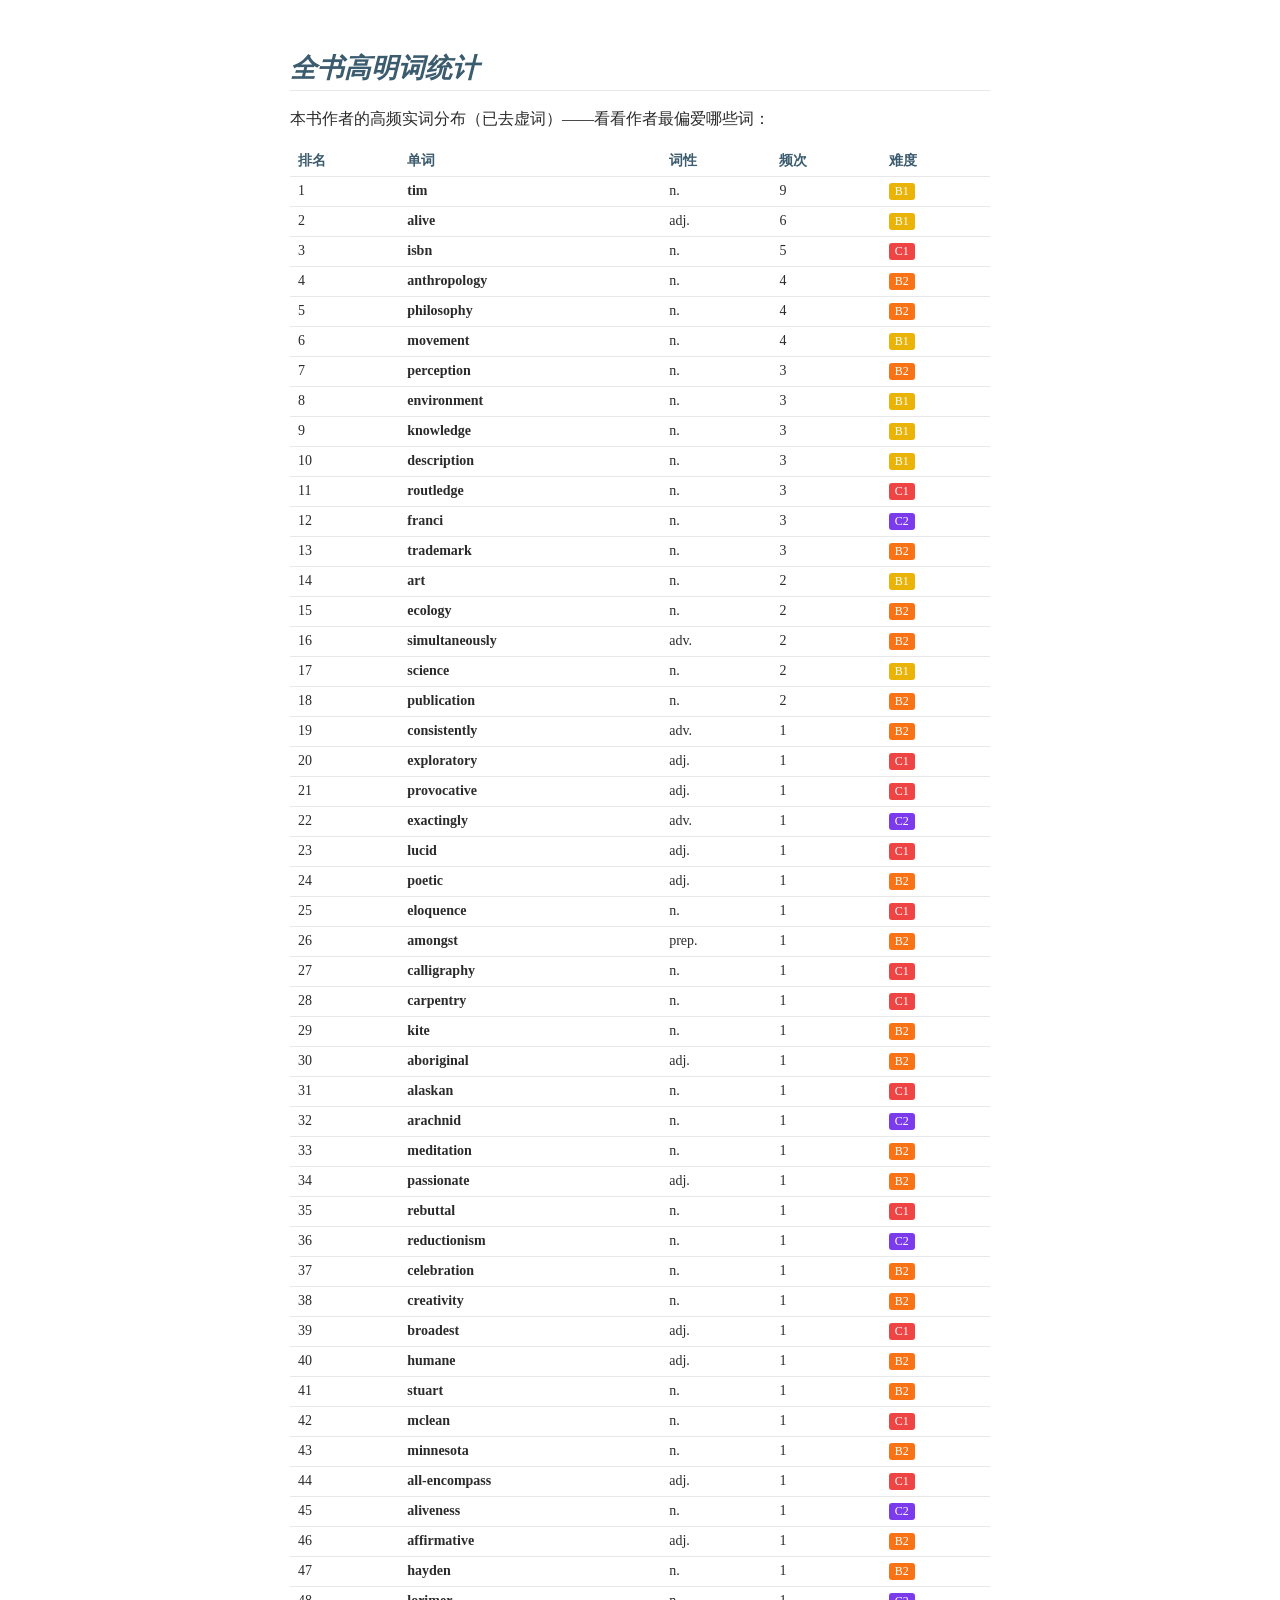
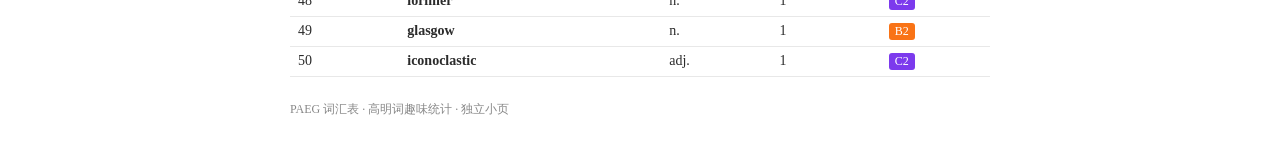
<file: test_artifacts/高明词统计.html>
<!DOCTYPE html><html><head><meta charset="utf-8"><title>高明词统计</title>
<style>
body{font-family:serif;max-width:700px;margin:auto;padding:2em;color:#2b2b2b}
h1{font-size:20pt;color:#3b5b6e;font-style:italic;border-bottom:0.6pt solid #e8e8e8;padding-bottom:3pt}
table{border-collapse:collapse;width:100%;margin-top:1em}
th,td{border-bottom:1px solid #e8e8e8;padding:6px 8px;text-align:left;font-size:10.5pt}
th{color:#3b5b6e;font-weight:600}
.badge{display:inline-block;padding:1px 6px;border-radius:3px;font-size:9pt;color:#fff}
.note{color:#888;font-size:9pt;margin-top:2em}
</style></head><body>
<h1>全书高明词统计</h1>
<p>本书作者的高频实词分布（已去虚词）——看看作者最偏爱哪些词：</p>
<table><tr><th>排名</th><th>单词</th><th>词性</th><th>频次</th><th>难度</th></tr>
<tr><td>1</td><td><b>tim</b></td><td>n.</td><td>9</td><td><span class="badge" style="background:#eab308">B1</span></td></tr><tr><td>2</td><td><b>alive</b></td><td>adj.</td><td>6</td><td><span class="badge" style="background:#eab308">B1</span></td></tr><tr><td>3</td><td><b>isbn</b></td><td>n.</td><td>5</td><td><span class="badge" style="background:#ef4444">C1</span></td></tr><tr><td>4</td><td><b>anthropology</b></td><td>n.</td><td>4</td><td><span class="badge" style="background:#f97316">B2</span></td></tr><tr><td>5</td><td><b>philosophy</b></td><td>n.</td><td>4</td><td><span class="badge" style="background:#f97316">B2</span></td></tr><tr><td>6</td><td><b>movement</b></td><td>n.</td><td>4</td><td><span class="badge" style="background:#eab308">B1</span></td></tr><tr><td>7</td><td><b>perception</b></td><td>n.</td><td>3</td><td><span class="badge" style="background:#f97316">B2</span></td></tr><tr><td>8</td><td><b>environment</b></td><td>n.</td><td>3</td><td><span class="badge" style="background:#eab308">B1</span></td></tr><tr><td>9</td><td><b>knowledge</b></td><td>n.</td><td>3</td><td><span class="badge" style="background:#eab308">B1</span></td></tr><tr><td>10</td><td><b>description</b></td><td>n.</td><td>3</td><td><span class="badge" style="background:#eab308">B1</span></td></tr><tr><td>11</td><td><b>routledge</b></td><td>n.</td><td>3</td><td><span class="badge" style="background:#ef4444">C1</span></td></tr><tr><td>12</td><td><b>franci</b></td><td>n.</td><td>3</td><td><span class="badge" style="background:#7c3aed">C2</span></td></tr><tr><td>13</td><td><b>trademark</b></td><td>n.</td><td>3</td><td><span class="badge" style="background:#f97316">B2</span></td></tr><tr><td>14</td><td><b>art</b></td><td>n.</td><td>2</td><td><span class="badge" style="background:#eab308">B1</span></td></tr><tr><td>15</td><td><b>ecology</b></td><td>n.</td><td>2</td><td><span class="badge" style="background:#f97316">B2</span></td></tr><tr><td>16</td><td><b>simultaneously</b></td><td>adv.</td><td>2</td><td><span class="badge" style="background:#f97316">B2</span></td></tr><tr><td>17</td><td><b>science</b></td><td>n.</td><td>2</td><td><span class="badge" style="background:#eab308">B1</span></td></tr><tr><td>18</td><td><b>publication</b></td><td>n.</td><td>2</td><td><span class="badge" style="background:#f97316">B2</span></td></tr><tr><td>19</td><td><b>consistently</b></td><td>adv.</td><td>1</td><td><span class="badge" style="background:#f97316">B2</span></td></tr><tr><td>20</td><td><b>exploratory</b></td><td>adj.</td><td>1</td><td><span class="badge" style="background:#ef4444">C1</span></td></tr><tr><td>21</td><td><b>provocative</b></td><td>adj.</td><td>1</td><td><span class="badge" style="background:#ef4444">C1</span></td></tr><tr><td>22</td><td><b>exactingly</b></td><td>adv.</td><td>1</td><td><span class="badge" style="background:#7c3aed">C2</span></td></tr><tr><td>23</td><td><b>lucid</b></td><td>adj.</td><td>1</td><td><span class="badge" style="background:#ef4444">C1</span></td></tr><tr><td>24</td><td><b>poetic</b></td><td>adj.</td><td>1</td><td><span class="badge" style="background:#f97316">B2</span></td></tr><tr><td>25</td><td><b>eloquence</b></td><td>n.</td><td>1</td><td><span class="badge" style="background:#ef4444">C1</span></td></tr><tr><td>26</td><td><b>amongst</b></td><td>prep.</td><td>1</td><td><span class="badge" style="background:#f97316">B2</span></td></tr><tr><td>27</td><td><b>calligraphy</b></td><td>n.</td><td>1</td><td><span class="badge" style="background:#ef4444">C1</span></td></tr><tr><td>28</td><td><b>carpentry</b></td><td>n.</td><td>1</td><td><span class="badge" style="background:#ef4444">C1</span></td></tr><tr><td>29</td><td><b>kite</b></td><td>n.</td><td>1</td><td><span class="badge" style="background:#f97316">B2</span></td></tr><tr><td>30</td><td><b>aboriginal</b></td><td>adj.</td><td>1</td><td><span class="badge" style="background:#f97316">B2</span></td></tr><tr><td>31</td><td><b>alaskan</b></td><td>n.</td><td>1</td><td><span class="badge" style="background:#ef4444">C1</span></td></tr><tr><td>32</td><td><b>arachnid</b></td><td>n.</td><td>1</td><td><span class="badge" style="background:#7c3aed">C2</span></td></tr><tr><td>33</td><td><b>meditation</b></td><td>n.</td><td>1</td><td><span class="badge" style="background:#f97316">B2</span></td></tr><tr><td>34</td><td><b>passionate</b></td><td>adj.</td><td>1</td><td><span class="badge" style="background:#f97316">B2</span></td></tr><tr><td>35</td><td><b>rebuttal</b></td><td>n.</td><td>1</td><td><span class="badge" style="background:#ef4444">C1</span></td></tr><tr><td>36</td><td><b>reductionism</b></td><td>n.</td><td>1</td><td><span class="badge" style="background:#7c3aed">C2</span></td></tr><tr><td>37</td><td><b>celebration</b></td><td>n.</td><td>1</td><td><span class="badge" style="background:#f97316">B2</span></td></tr><tr><td>38</td><td><b>creativity</b></td><td>n.</td><td>1</td><td><span class="badge" style="background:#f97316">B2</span></td></tr><tr><td>39</td><td><b>broadest</b></td><td>adj.</td><td>1</td><td><span class="badge" style="background:#ef4444">C1</span></td></tr><tr><td>40</td><td><b>humane</b></td><td>adj.</td><td>1</td><td><span class="badge" style="background:#f97316">B2</span></td></tr><tr><td>41</td><td><b>stuart</b></td><td>n.</td><td>1</td><td><span class="badge" style="background:#f97316">B2</span></td></tr><tr><td>42</td><td><b>mclean</b></td><td>n.</td><td>1</td><td><span class="badge" style="background:#ef4444">C1</span></td></tr><tr><td>43</td><td><b>minnesota</b></td><td>n.</td><td>1</td><td><span class="badge" style="background:#f97316">B2</span></td></tr><tr><td>44</td><td><b>all-encompass</b></td><td>adj.</td><td>1</td><td><span class="badge" style="background:#ef4444">C1</span></td></tr><tr><td>45</td><td><b>aliveness</b></td><td>n.</td><td>1</td><td><span class="badge" style="background:#7c3aed">C2</span></td></tr><tr><td>46</td><td><b>affirmative</b></td><td>adj.</td><td>1</td><td><span class="badge" style="background:#f97316">B2</span></td></tr><tr><td>47</td><td><b>hayden</b></td><td>n.</td><td>1</td><td><span class="badge" style="background:#f97316">B2</span></td></tr><tr><td>48</td><td><b>lorimer</b></td><td>n.</td><td>1</td><td><span class="badge" style="background:#7c3aed">C2</span></td></tr><tr><td>49</td><td><b>glasgow</b></td><td>n.</td><td>1</td><td><span class="badge" style="background:#f97316">B2</span></td></tr><tr><td>50</td><td><b>iconoclastic</b></td><td>adj.</td><td>1</td><td><span class="badge" style="background:#7c3aed">C2</span></td></tr>
</table>
<p class="note">PAEG 词汇表 · 高明词趣味统计 · 独立小页</p>
</body></html>
</file>
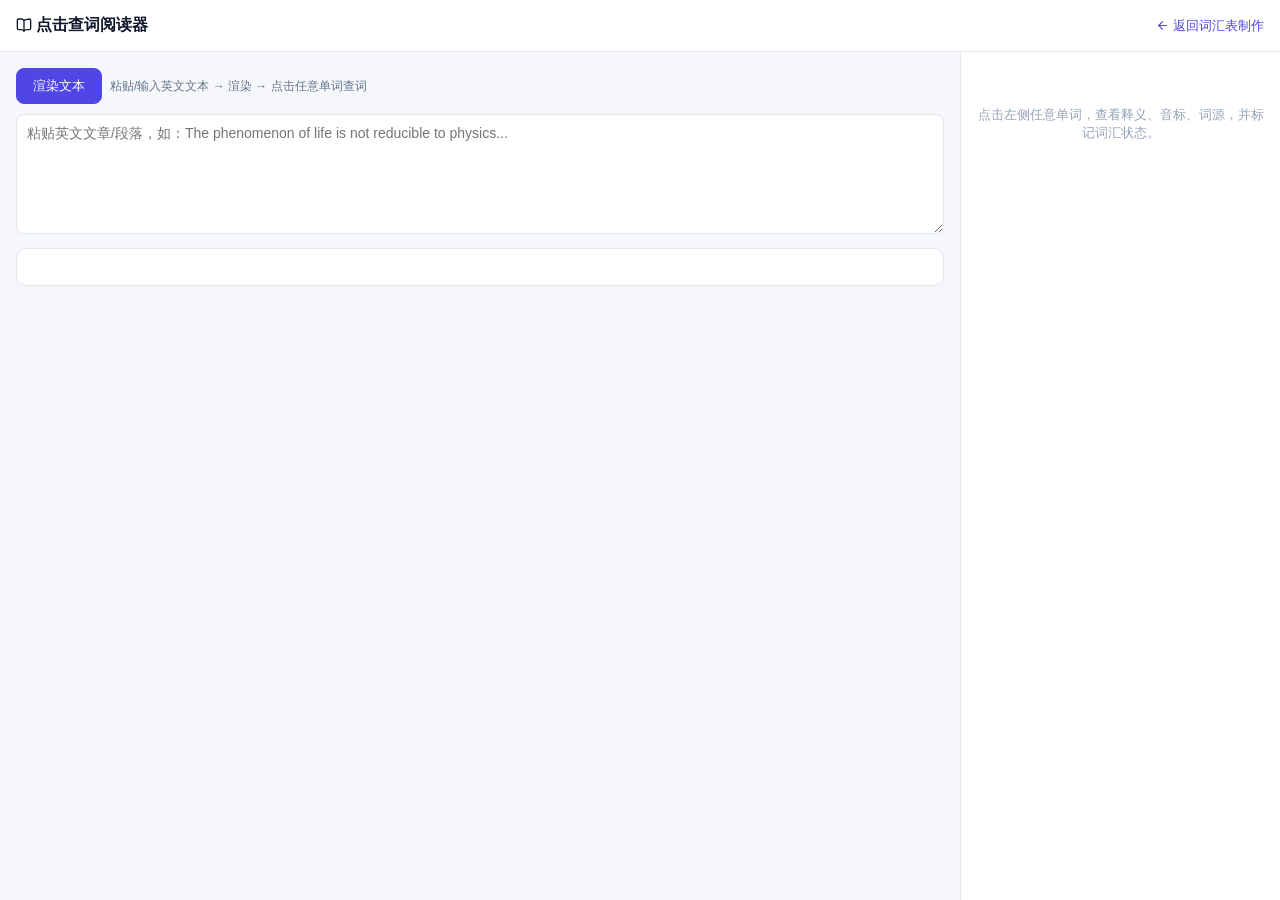
<file: web/reader.html>
<!DOCTYPE html>
<html lang="zh-CN">
<head>
<meta charset="utf-8">
<meta name="viewport" content="width=device-width, initial-scale=1">
<title>点击查词阅读器</title>
<style>
:root{
  --brand:#4F46E5; --ink:#0F172A; --ink-500:#64748B; --ink-400:#94A3B8;
  --bg:#F5F7FB; --surface:#fff; --border:#E2E8F0;
  --new:#4F46E5; --learning:#F59E0B; --mastered:#10B981;
}
*{box-sizing:border-box;margin:0;padding:0}
body{font-family:-apple-system,'Segoe UI','PingFang SC','Microsoft YaHei',sans-serif;background:var(--bg);color:var(--ink);height:100vh;display:flex;flex-direction:column}
.header{height:52px;display:flex;align-items:center;gap:12px;padding:0 16px;background:var(--surface);border-bottom:1px solid var(--border)}
.header .logo{font-weight:700}
.header a{color:var(--brand);font-size:13px;text-decoration:none;margin-left:auto}
.layout{flex:1;display:grid;grid-template-columns:1fr 320px;min-height:0}
@media(max-width:800px){.layout{grid-template-columns:1fr}.side{display:none}}
.reader{padding:16px;overflow-y:auto}
.reader .toolbar{display:flex;gap:8px;margin-bottom:10px;align-items:center}
.reader textarea{width:100%;min-height:120px;border:1px solid var(--border);border-radius:8px;padding:10px;font-family:inherit;font-size:14px;resize:vertical}
.reader .article{background:var(--surface);border:1px solid var(--border);border-radius:10px;padding:18px;line-height:1.9;font-size:15px}
.reader .article .w{cursor:pointer;border-radius:4px;padding:0 1px;transition:background .15s}
.reader .article .w:hover{background:#EEF2FF}
.reader .article .w.new{background:#EEF2FF;border-bottom:1px solid var(--new)}
.reader .article .w.learning{background:#FEF3C7;border-bottom:1px solid var(--learning)}
.reader .article .w.mastered{background:#ECFDF5;border-bottom:1px solid var(--mastered)}
.side{background:var(--surface);border-left:1px solid var(--border);padding:14px;overflow-y:auto}
.side .word{font-size:20px;font-weight:700}
.side .pos{color:var(--brand);font-size:12px;margin-left:6px}
.side .ipa{color:var(--ink-500);font-size:13px;margin:2px 0}
.side .gloss{font-size:14px;margin:8px 0;line-height:1.6}
.side .row{font-size:12px;color:var(--ink-500);margin:4px 0}
.side .btn{width:100%;padding:8px;border-radius:8px;border:1px solid var(--brand);background:var(--brand);color:#fff;font-size:13px;cursor:pointer;margin-top:10px}
.side .btn.ghost{background:#fff;color:var(--brand)}
.side .empty{color:var(--ink-400);text-align:center;margin-top:40px;font-size:13px}
.status-bar{display:flex;gap:10px;margin-bottom:10px;font-size:12px;color:var(--ink-500)}
.status-bar b{color:var(--ink)}
</style>
</head>
<body>
<div class="header">
  <span class="logo"><svg width="16" height="16" viewBox="0 0 24 24" fill="none" stroke="currentColor" stroke-width="2" stroke-linecap="round" stroke-linejoin="round" style="vertical-align:-3px"><path d="M12 5v16"/><path d="M20 19a2 2 0 0 0 2-2V5a2 2 0 0 0-2-2l-4 .998A5 5 0 0 0 12 5a5 5 0 0 0-4-2H4a2 2 0 0 0-2 2v12a2 2 0 0 0 2 2h4a5 5 0 0 1 4 2 5 5 0 0 1 4-2z"/></svg> 点击查词阅读器</span>
  <a href="/"><svg width="13" height="13" viewBox="0 0 24 24" fill="none" stroke="currentColor" stroke-width="2" stroke-linecap="round" stroke-linejoin="round" style="vertical-align:-2px"><path d="m12 19-7-7 7-7"/><path d="M19 12H5"/></svg> 返回词汇表制作</a>
</div>
<div class="layout">
  <div class="reader">
    <div class="toolbar">
      <button class="side-btn" onclick="renderArticle()" style="padding:8px 16px;border-radius:8px;border:1px solid var(--brand);background:var(--brand);color:#fff;cursor:pointer">渲染文本</button>
      <span style="font-size:12px;color:var(--ink-500)">粘贴/输入英文文本 → 渲染 → 点击任意单词查词</span>
    </div>
    <textarea id="source" placeholder="粘贴英文文章/段落，如：The phenomenon of life is not reducible to physics..."></textarea>
    <div class="status-bar" id="statusBar"></div>
    <div class="article" id="article"></div>
  </div>
  <div class="side" id="side">
    <div class="empty">点击左侧任意单词，查看释义、音标、词源，并标记词汇状态。</div>
  </div>
</div>

<script>
let known = {};   // {word: 'new'|'learning'|'mastered'}

function tokenize(text){
  // 分词：英文单词 + 保留标点
  return text.match(/[A-Za-z][A-Za-z'-]*|[^A-Za-z]+/g) || [];
}

function renderArticle(){
  const src = document.getElementById('source').value.trim();
  if(!src){ return; }
  const tokens = tokenize(src);
  const html = tokens.map(t => {
    if(!/^[A-Za-z]/.test(t)) return esc(t);
    const w = t.toLowerCase().replace(/[^a-z'-]/g,'');
    const st = known[w] || '';
    return `<span class="w ${st}" data-word="${esc(w)}" onclick="lookup('${esc(w)}')">${esc(t)}</span>`;
  }).join('');
  document.getElementById('article').innerHTML = html;
  updateStatus();
}

async function lookup(word){
  try{
    const r = await fetch('/api/lookup', {method:'POST', headers:{'Content-Type':'application/json'}, body:JSON.stringify({word})});
    const d = await r.json();
    if(!d.ok){ document.getElementById('side').innerHTML = `<div class="empty">查词失败：${esc(d.error||'')}</div>`; return; }
    renderSide(word, d);
  }catch(e){ document.getElementById('side').innerHTML = `<div class="empty">查词失败：${e.message}</div>`; }
}

function renderSide(word, d){
  const gloss = (d.gloss_zh || d.gloss_en || '').slice(0, 300);
  const ipa = d.ipa || '';
  const pos = d.pos || '';
  const cefr = d.cefr || '';
  const etymology = (d.etymology || '').slice(0, 200);
  const st = known[word] || 'new';
  document.getElementById('side').innerHTML = `
    <div class="word">${esc(word)}<span class="pos">${esc(pos)}</span></div>
    ${ipa?`<div class="ipa">/${esc(ipa)}/</div>`:''}
    ${cefr?`<div class="row">难度：${esc(cefr)}</div>`:''}
    <div class="gloss">${esc(gloss)||'（无释义）'}</div>
    ${etymology?`<div class="row">词源：${esc(etymology)}</div>`:''}
    <div class="row">当前状态：<b>${st==='new'?'生词':st==='learning'?'学习中':'已掌握'}</b></div>
    <button class="btn" onclick="markWord('${esc(word)}','learning')">标记：学习中</button>
    <button class="btn ghost" onclick="markWord('${esc(word)}','mastered')">标记：已掌握</button>
  `;
}

function markWord(word, status){
  known[word] = status;
  renderArticle();
  lookup(word);
  updateStatus();
}

function updateStatus(){
  const words = Object.keys(known);
  const n = words.filter(w=>known[w]==='new').length;
  const l = words.filter(w=>known[w]==='learning').length;
  const m = words.filter(w=>known[w]==='mastered').length;
  document.getElementById('statusBar').innerHTML =
    `词汇库 <b>${words.length}</b> 词 · 生词 <b>${n}</b> · 学习中 <b>${l}</b> · 已掌握 <b>${m}</b>`;
}

function esc(s){ return String(s==null?'':s).replace(/&/g,'&amp;').replace(/</g,'&lt;').replace(/>/g,'&gt;'); }
</script>
</body>
</html>
</file>
<file: templates/template_v2.css>
/* ==========================================================================
   template_v2.css — PAEG 词汇表渲染模板 v2（原版设计语言扩展）

   定位：在《模板_钟形罩_原版.html》的设计语言上扩展结构，承载更多字段。
   原则：美感继承 + 信息承载扩展——排版不得退化。

   ────────────────────────────────────────────────────────────────────────
   【一】类名兼容契约（field_renderers.py / entry_html.py 现有输出全部保留）
   ────────────────────────────────────────────────────────────────────────
   原版类（视觉行为与原版完全一致）：
     .entry .headword .word .pos .zh-def .en-def .etymology
     .example .example-en .example-zh .phenomena .phen-tag .alpha-header
     .gloss .gloss-zh .gloss-en .senses .sense .sense-zh .sense-en
     .book-context .morpheme .collocations
     .ipa .ipa-row .ipa-val .ipa-accent .cover .how-to-use

   v2 新增类（渲染器未输出也可由后端按映射补入，见下）：
     .head-meta .cefr .freq                       —— 头行右侧徽章（CEFR/频次）
     .senses.numeric .sense-group .sense-ety      —— 双层义项编号（词源.义项）
     .sense-num                                   —— 显式义项编号（替代自动计数）
     .m-item .m-part .m-lang .m-meaning .m-sep    —— 结构化词根词缀
     .colloc                                      —— 短语搭配词块
     .ex-group .ex-src                            —— 例句来源标注（原书/义项）
     .entry.long .page-hint                       —— 超长词条分页策略
     .legend .legend-row                          —— 使用说明中的图例

   ────────────────────────────────────────────────────────────────────────
   【二】field_renderers 输出 → v2 类 映射说明
   ────────────────────────────────────────────────────────────────────────
   | 渲染器输出类                       | v2 处理方式                          |
   | headword 内联 <span class="ipa">   | 保留原样式（单音标紧凑显示）          |
   | ipa → .ipa-row/.ipa-accent/.ipa-val| 保留 + 增强为 flex 并排（多口音）    |
   | gloss → .gloss-zh/.gloss-en        | 保留（等效 .zh-def/.en-def）         |
   | senses → .sense-zh/.sense-en       | 保留；容器加 .numeric 即得 1.1 编号；|
   |   + .book-context                  | 加 .sense-group 即得「词源.义项」双层 |
   | etymology → .etymology             | 保留（天然支持 kaikki 散文）         |
   | morpheme → .morpheme（扁平文本）   | 保留；结构化时可改用 .m-item 系列     |
   | phenomena → .phenomena/.phen-tag   | 保留                                 |
   | examples → .example/.example-en/   | 保留；外包 .ex-group/.ex-src 标注来源|
   |   .example-zh                      | （原书例句 book / 义项补充 sense）    |
   | collocations → .collocations       | 保留（· 连接文本）；.colloc 词块化    |
   ────────────────────────────────────────────────────────────────────────
   打印约束：B5 页面不变；无外部字体/网络资源；青灰系黑白打印可辨。
   ========================================================================== */

/* ═══ 0. 设计令牌（取值与原版逐一对齐，仅提升为变量以利扩展） ═══ */
:root {
  --serif: "Cambria", "Georgia", "Times New Roman", "SimSun", "Noto Serif CJK SC", "Source Han Serif SC", serif;
  --cjk:   "SimSun", "宋体", "Noto Serif CJK SC", "Source Han Serif SC", serif;
  --mono:  "Consolas", "DejaVu Sans Mono", "Menlo", "Lucida Console", monospace;
  --ink:      #1a1a1a;  /* 词头墨色（原版） */
  --text:     #2b2b2b;  /* 正文（原版） */
  --text-mid: #4a4a4a;  /* 英文释义（原版） */
  --text-sub: #5a5a5a;  /* 词源/次要信息（原版） */
  --accent:   #3b5b6e;  /* 青灰点缀（原版） */
  --hairline: #e8e8e8;  /* 细分隔线（原版） */
  --chip:     #d5dcdf;  /* v2 新增：中性词块描边（比 phen-tag 更淡一档） */
  --faint:    #9aa5ab;  /* v2 新增：最次级提示（分页提示等） */
}

/* ═══ 1. 页面（原版，保持不变） ═══ */
@page { size: B5; margin: 18mm 16mm 22mm 16mm; }
* { box-sizing: border-box; margin: 0; padding: 0; }
html, body {
  print-color-adjust: exact;
  -webkit-print-color-adjust: exact;
}
body {
  font-family: var(--serif);
  color: var(--text); background: #ffffff;
  orphans: 2; widows: 2;
}

/* ═══ 2. 封面与使用说明（原版，保持不变） ═══ */
.cover {
  min-height: 210mm; display: flex; flex-direction: column;
  justify-content: center; align-items: center; text-align: center;
  page-break-after: always;
}
.cover h1 { font-size: 28pt; font-weight: 400; font-style: italic; color: var(--ink); letter-spacing: 0.01em; }
.cover .rule { width: 60mm; border-top: 0.6pt solid var(--accent); margin: 14pt auto; }
.cover .sub { font-size: 14pt; color: var(--accent); }
.cover .vol { font-size: 11pt; color: var(--text-sub); font-style: italic; margin-top: 10pt; }
.cover .note { font-size: 10pt; color: var(--text-sub); margin-top: 30pt; }
.how-to-use { page-break-after: always; padding-top: 40pt; }
.how-to-use h2 { font-size: 16pt; font-weight: 400; color: var(--accent); font-style: italic; margin-bottom: 16pt; }
.how-to-use ul { list-style: none; }
.how-to-use li { font-size: 10.5pt; line-height: 1.9; margin-bottom: 6pt; }
.how-to-use li::before { content: "·"; color: var(--accent); margin-right: 8pt; }

/* v2 新增：使用说明页中的新字段图例（自解释模板资产） */
.legend { margin-top: 18pt; border-top: 0.6pt solid var(--hairline); padding-top: 10pt; }
.legend h3 { font-size: 11pt; font-weight: 400; color: var(--accent); font-style: italic; margin-bottom: 6pt; }
.legend-row { display: flex; flex-wrap: wrap; align-items: baseline; gap: 4pt 12pt; font-size: 9pt; color: var(--text-sub); line-height: 1.8; }
.legend-row .legend-cap { font-size: 7.5pt; font-variant: small-caps; letter-spacing: 0.06em; color: var(--accent); }

/* ═══ 3. 字母分组头（原版，保持不变） ═══ */
.alpha-header {
  font-size: 16pt; font-weight: 400; font-style: italic; color: var(--accent);
  border-bottom: 0.6pt solid var(--hairline); padding-bottom: 3pt;
  margin: 18pt 0 8pt 0; break-after: avoid; page-break-after: avoid;
}

/* ═══ 4. 词条容器（原版 + v2 长词条分页策略） ═══ */
/* 原版：词条整体不跨页断行（美感底线，保持不变） */
.entry {
  padding: 5pt 0 6pt 0;
  break-inside: avoid; page-break-inside: avoid;
}
/* v2：超长词条（如义项繁多 + 多例句）可加 .long 允许适度分页；
   内部子块各自 break-inside: avoid，保证「词条可断、义项不断」。 */
.entry.long { break-inside: auto; page-break-inside: auto; }
.entry.long .sense,
.entry.long .ex-group,
.entry.long .example,
.entry.long .morpheme,
.entry.long .collocations,
.entry.long .sense-group { break-inside: avoid; page-break-inside: avoid; }
/* v2：分页提示——后端检测到超长词条被断开时，可在断点插入
   <div class="page-hint">（接上页 · 续）</div>；虚线细度刻意弱于正文分隔线 */
.page-hint {
  text-align: center; font-size: 7.5pt; letter-spacing: 0.35em;
  color: var(--faint); border-top: 0.6pt dotted var(--hairline);
  padding-top: 2pt; margin: 6pt 0 2pt 0;
  break-inside: avoid; page-break-inside: avoid;
}

/* ═══ 5. 词头行（原版 + v2 右侧元信息徽章） ═══ */
.headword { display: flex; align-items: baseline; gap: 6pt; font-size: 13pt; font-weight: 700; color: var(--ink); letter-spacing: 0.01em; }
.word { font-size: 13pt; font-weight: 700; color: var(--ink); letter-spacing: 0.01em; }
.pos {
  font-size: 8.5pt; font-weight: 600; color: var(--accent);
  font-variant: small-caps; letter-spacing: 0.04em;
}
/* v2：CEFR 徽章 + 全书频次排名，靠右贴齐（margin-left:auto 推开其余） */
.head-meta { margin-left: auto; display: inline-flex; align-items: baseline; gap: 5pt; }
.cefr {
  font-size: 7.5pt; font-weight: 700; letter-spacing: 0.08em;
  color: var(--accent); border: 0.7pt solid var(--accent);
  border-radius: 2pt; padding: 0.5pt 3pt;
  /* 仅描边不用底纹：黑白打印时徽章仍可辨 */
}
.freq {
  font-size: 7.5pt; color: var(--text-sub);
  font-variant: small-caps; letter-spacing: 0.04em;
}

/* ═══ 6. 音标（原版 §3.116 契约 + v2 多口音并排） ═══ */
.ipa, .ipa-row, .ipa-val { font-family: var(--mono); font-size: 10.5pt; font-weight: 400; color: var(--text-mid); }
.ipa-row {
  /* v2：由块级改为 flex 行——US/UK 双口音并排，窄处自动换行；
     line-height/margin 与原版节奏一致，不破坏呼吸感 */
  display: flex; flex-wrap: wrap; align-items: baseline; gap: 1pt 8pt;
  line-height: 1.5; margin-top: 2pt;
}
.ipa-accent { font-size: 8.5pt; font-weight: 600; color: var(--accent); font-variant: small-caps; letter-spacing: 0.04em; }
/* 多口音时每对「口音标签 + 音标值」作为一个不可断单元 */
.ipa-row .ipa-accent + .ipa-val { display: inline-block; }
.ipa-row > * { break-inside: avoid; }

/* ═══ 7. 释义（原版：zh-def/en-def 与 gloss 系列并存） ═══ */
.zh-def { font-family: var(--cjk); font-size: 10.5pt; line-height: 1.5; color: var(--text); margin-top: 2pt; }
.en-def { font-size: 10pt; line-height: 1.35; color: var(--text-mid); margin-top: 1.5pt; }
.gloss { margin-top: 2pt; }
.gloss-zh { display: block; font-family: var(--cjk); font-size: 10.5pt; line-height: 1.7; color: var(--text); }
.gloss-en { display: block; font-size: 10pt; line-height: 1.35; color: var(--text-mid); margin-top: 1pt; }

/* ═══ 8. 多义项（原版 + v2 双层编号「词源.义项」） ═══ */
.senses { margin-top: 2pt; }
.sense { margin-top: 2pt; }
.sense-zh { display: block; font-family: var(--cjk); font-size: 10.5pt; line-height: 1.7; color: var(--text); }
.sense-zh:not(:empty)::before { content: "◦ "; color: var(--accent); }
.sense-en { display: block; font-size: 10pt; line-height: 1.35; color: var(--text-mid); margin-top: 1pt; }
.book-context { font-size: 9pt; line-height: 1.4; color: var(--text-sub); font-style: italic; margin-left: 6pt; }

/* v2：.senses.numeric 自动编号（无需后端写数字，计数器生成 1.1 / 1.2 …）
   · 扁平义项（无 .sense-group）→ 单层编号 1. 2. 3.
   · 分组义项（.sense-group 包 .sense）→ 双层编号 词源.义项 如 1.1 1.2 */
.senses.numeric { counter-reset: sen-l1; }
.senses.numeric > .sense::before,
.senses.numeric .sense-group > .sense::before {
  font-size: 8.5pt; font-weight: 600; color: var(--accent);
  margin-right: 3pt; font-style: normal; font-variant-numeric: lining-nums;
}
.senses.numeric > .sense { counter-increment: sen-l1; }
.senses.numeric > .sense::before { content: counter(sen-l1) "\2002"; }
.senses.numeric .sense-group { counter-increment: sen-l1; counter-reset: sen-l2; margin-top: 3pt; }
.senses.numeric .sense-group > .sense { counter-increment: sen-l2; margin-top: 1.5pt; }
.senses.numeric .sense-group > .sense::before { content: counter(sen-l1) "." counter(sen-l2) "\2002"; }
/* 编号模式下关闭 ◦ 项目符，避免「1.1 ◦ 释义」双重标记 */
.senses.numeric .sense-zh::before { content: none; }
/* v2：显式编号（后端直接输出 <span class="sense-num">1.1</span>）时用此类 */
.sense-num { font-size: 8.5pt; font-weight: 600; color: var(--accent); margin-right: 3pt; }
/* v2：词源层分组标签——义项按词源路径归组时的小型引导行 */
.sense-ety {
  font-size: 8.5pt; font-variant: small-caps; letter-spacing: 0.04em;
  color: var(--text-sub); font-style: italic; margin-top: 1pt;
}
.sense-ety::before { content: "§ "; color: var(--accent); }
/* v2：义项内嵌补充例句——比词条级例句多一层缩进，形成「释义 → 例句」挂靠 */
.sense .ex-group, .sense .example { margin-left: 10pt; }

/* ═══ 9. 词源（原版，天然支持 kaikki etymology_text 散文） ═══ */
.etymology { font-size: 9pt; line-height: 1.3; color: var(--text-sub); font-style: italic; margin-top: 1.5pt; }
.etymology::before { content: "◦ "; }

/* ═══ 10. 词根词缀（原版扁平文本 + v2 结构化单元） ═══ */
.morpheme { font-size: 9.5pt; line-height: 1.4; color: var(--text-sub); margin-top: 1.5pt; }
.morpheme::before { content: "◦ "; color: var(--accent); }
/* v2：结构化词素单元——形式 / 来源语言 / 含义 三段式；
   视觉：形式用青灰加粗（可检索焦点），来源语小号小型大写（背景信息），
   含义回归正文色（阅读终点），「+」为浅灰连接符 */
.m-item { white-space: nowrap; }
.m-part { font-weight: 600; color: var(--accent); font-style: normal; }
.m-lang { font-size: 8pt; color: #6b767c; font-variant: small-caps; letter-spacing: 0.03em; margin: 0 1pt 0 2pt; }
.m-meaning { color: var(--text); }
.m-sep { color: var(--faint); margin: 0 3pt; }

/* ═══ 11. 短语搭配（原版 · 连接 + v2 词块化） ═══ */
.collocations { font-size: 9.5pt; line-height: 1.4; color: var(--text-sub); margin-top: 1.5pt; }
/* v2：每个搭配一个圆角词块（描边与 phen-tag 同语言但更淡一档；
   无底纹——黑白打印只呈现细框，不糊） */
.collocations .colloc {
  display: inline-block; font-size: 8.5pt; color: var(--text-sub);
  border: 0.6pt solid var(--chip); border-radius: 6pt;
  padding: 0.5pt 5pt; margin: 0 3pt 2pt 0;
  break-inside: avoid;
}
/* 兼容：渲染器输出「a · b · c」扁平文本时，· 分隔符保持原貌 */

/* ═══ 12. 例句（原版引号语 + v2 双来源标注） ═══ */
.example { font-size: 10pt; line-height: 1.4; color: #3a3a3a; font-style: italic; margin-top: 2pt; }
.example::before { content: "“"; color: var(--accent); }
.example::after { content: "”"; color: var(--accent); }
.example-en { display: inline; }
.example-zh { display: inline; font-family: var(--cjk); font-size: 10.5pt; line-height: 1.7; color: var(--text); font-style: normal; white-space: pre-line; }
.example-zh:not(:empty)::before { content: "\A"; }

/* v2：例句来源标注——原书例句（book）/ 义项补充例句（sense）。
   .ex-src 放在 .example 之外（引号伪元素仍只包裹例句正文），
   小型大写 + 青灰下划线，弱于例句正文、强于脚注。 */
.ex-group { margin-top: 2.5pt; break-inside: avoid; page-break-inside: avoid; }
.ex-src {
  display: inline-block; font-size: 7.5pt; font-weight: 600;
  font-variant: small-caps; letter-spacing: 0.06em; color: var(--accent);
  border-bottom: 0.6pt solid var(--accent); padding-bottom: 0.5pt; margin-bottom: 1pt;
}
.ex-src::before { content: "» "; font-weight: 400; }
/* 同一来源的多个例句：后续 .example 收窄上边距，视觉成组 */
.ex-group .example + .example { margin-top: 1pt; }

/* ═══ 13. 语言现象标签（原版，保持不变） ═══ */
.phenomena { margin-top: 2pt; display: flex; gap: 4pt; flex-wrap: wrap; }
.phen-tag { font-size: 7.5pt; padding: 1pt 5pt; border-radius: 6pt; border: 0.6pt solid var(--accent); color: var(--accent); letter-spacing: 0.4pt; }
.phen-tag::before { content: "\2605 "; }

/* ═══ 14. 打印微调 ═══ */
@media print {
  .cover { page-break-after: always; }
  .how-to-use { page-break-after: always; }
  .alpha-header { break-after: avoid; page-break-after: avoid; }
  a { color: inherit; text-decoration: none; }
}
</file>
